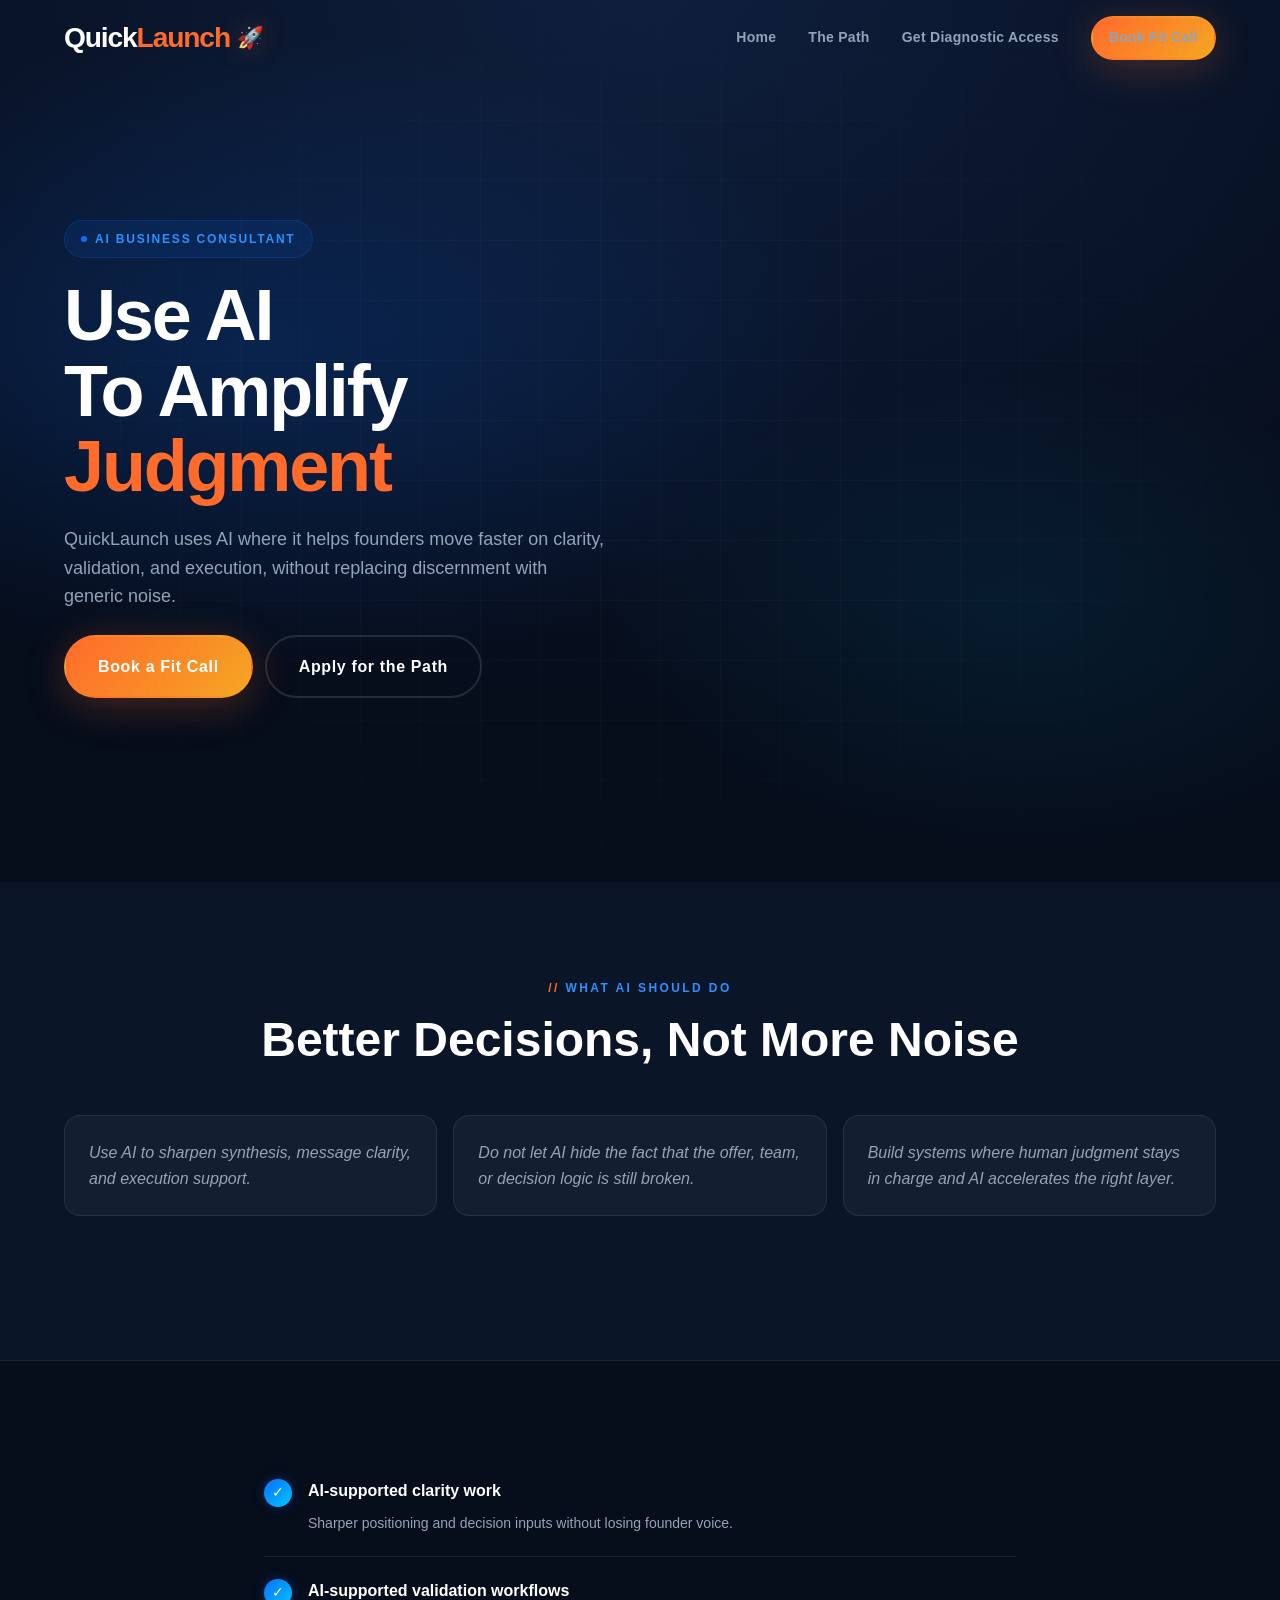
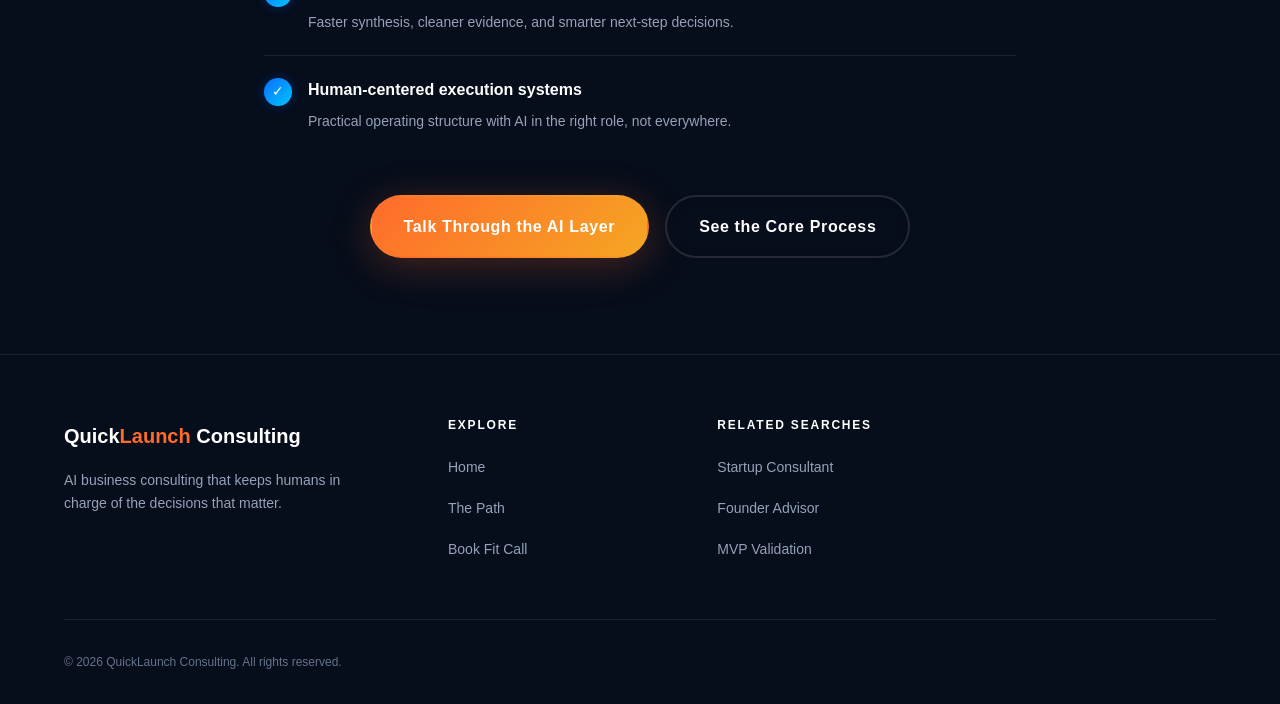
<file: ai-business-consultant.html>
<!DOCTYPE html>
<html lang="en">
<head>
  <meta charset="UTF-8">
  <meta name="viewport" content="width=device-width, initial-scale=1.0">
  <meta name="robots" content="index, follow, max-image-preview:large, max-snippet:-1">
  <title>AI Business Consultant for Founder-Led Teams | QuickLaunch Consulting</title>
  <meta name="description" content="QuickLaunch is an AI business consultant engagement for founders who want AI-supported clarity, validation, and execution systems without generic automation sludge.">
  <meta name="keywords" content="AI business consultant, AI consultant for founders, AI startup consultant, AI business systems consultant, QuickLaunch Consulting, QuickLaunch">
  <link rel="canonical" href="https://quicklaunchconsulting.com/ai-business-consultant.html">
  <link rel="alternate" type="text/plain" href="https://quicklaunchconsulting.com/llms.txt" title="LLMs.txt">
  <meta property="og:type" content="website">
  <meta property="og:site_name" content="QuickLaunch Consulting">
  <meta property="og:url" content="https://quicklaunchconsulting.com/ai-business-consultant.html">
  <meta property="og:title" content="AI Business Consultant for Founder-Led Teams | QuickLaunch Consulting">
  <meta property="og:description" content="AI-supported clarity, validation, and execution systems for founders who want leverage without losing judgment.">
  <meta property="og:image" content="https://quicklaunchconsulting.com/assets/images/quicklaunch-share-card.png">
  <meta property="og:image:alt" content="QuickLaunch Consulting AI business consultant landing page">
  <meta name="twitter:card" content="summary_large_image">
  <meta name="twitter:title" content="AI Business Consultant for Founder-Led Teams | QuickLaunch Consulting">
  <meta name="twitter:description" content="AI-supported clarity, validation, and execution systems for founders who want leverage without losing judgment.">
  <meta name="twitter:image" content="https://quicklaunchconsulting.com/assets/images/quicklaunch-share-card.png">
  <script type="application/ld+json">
  {
    "@context": "https://schema.org",
    "@graph": [
      {
        "@type": "Service",
        "@id": "https://quicklaunchconsulting.com/ai-business-consultant.html#service",
        "name": "AI Business Consultant",
        "serviceType": "AI Business Consulting",
        "provider": {
          "@type": "Organization",
          "name": "QuickLaunch Consulting",
          "url": "https://quicklaunchconsulting.com"
        },
        "url": "https://quicklaunchconsulting.com/ai-business-consultant.html",
        "description": "AI business consulting for founders who want leverage, validation, and execution structure without generic automation sludge."
      },
      {
        "@type": "BreadcrumbList",
        "itemListElement": [
          { "@type": "ListItem", "position": 1, "name": "Home", "item": "https://quicklaunchconsulting.com/" },
          { "@type": "ListItem", "position": 2, "name": "AI Business Consultant", "item": "https://quicklaunchconsulting.com/ai-business-consultant.html" }
        ]
      }
    ]
  }
  </script>
  <link rel="icon" type="image/png" href="assets/images/quicklaunch-icon.png">
  <link rel="apple-touch-icon" href="assets/images/quicklaunch-icon.png">
  <link rel="stylesheet" href="assets/css/style.css">
</head>
<body>
<div id="progress-bar"></div>

<nav id="nav" aria-label="Main navigation">
  <div class="nav-container">
    <a href="index.html" class="nav-logo" aria-label="QuickLaunch Consulting Home">
      <span class="nav-logo-wordmark"><span class="nav-logo-quick">Quick</span><span class="nav-logo-launch">Launch</span></span>
      <span class="nav-logo-rocket" aria-hidden="true">&#128640;</span>
    </a>
    <div class="nav-links">
      <a href="index.html">Home</a>
      <a href="the-path.html">The Path</a>
      <a href="index.html#diagnostic-access">Get Diagnostic Access</a>
      <a href="apply.html#fit-call" class="btn btn-primary btn-sm">Book Fit Call</a>
    </div>
    <button class="nav-toggle" id="nav-toggle" aria-label="Toggle navigation" aria-expanded="false">
      <span></span><span></span><span></span>
    </button>
  </div>
</nav>

<div id="mobile-menu" role="dialog" aria-label="Mobile navigation">
  <a href="index.html">Home</a>
  <a href="the-path.html">The Path</a>
  <a href="index.html#diagnostic-access">Get Diagnostic Access</a>
  <a href="apply.html#fit-call" class="btn btn-primary btn-lg">Book Fit Call</a>
</div>

<section class="hero" aria-label="AI Business Consultant Hero">
  <div class="hero-bg">
    <div class="hero-bg-gradient"></div>
    <div class="hero-grid"></div>
  </div>
  <div class="container">
    <div class="hero-inner" style="grid-template-columns:1fr">
      <div class="hero-content" style="max-width:48rem">
        <div class="hero-eyebrow reveal"><span class="hero-eyebrow-dot"></span>AI Business Consultant</div>
        <h1 class="hero-h1 reveal reveal-delay-1" style="max-width:12ch">
          <span class="hero-line">Use AI</span>
          <span class="hero-line">To Amplify</span>
          <span class="hero-line"><em>Judgment</em></span>
        </h1>
        <p class="hero-body reveal reveal-delay-2">QuickLaunch uses AI where it helps founders move faster on clarity, validation, and execution, without replacing discernment with generic noise.</p>
        <div class="hero-actions reveal reveal-delay-3">
          <a href="apply.html#fit-call" class="btn btn-primary btn-lg">Book a Fit Call</a>
          <a href="apply.html#apply-path" class="btn btn-secondary btn-lg">Apply for the Path</a>
        </div>
      </div>
    </div>
  </div>
</section>

<section class="section section--dark-2">
  <div class="container">
    <div class="text-center" style="margin-bottom:var(--sp-12)">
      <div class="section-label">What AI Should Do</div>
      <h2 class="section-h2">Better Decisions, Not More Noise</h2>
    </div>
    <div class="truth-grid">
      <div class="truth-card"><p>Use AI to sharpen synthesis, message clarity, and execution support.</p></div>
      <div class="truth-card"><p>Do not let AI hide the fact that the offer, team, or decision logic is still broken.</p></div>
      <div class="truth-card"><p>Build systems where human judgment stays in charge and AI accelerates the right layer.</p></div>
    </div>
  </div>
</section>

<section class="section section--dark">
  <div class="container container--narrow">
    <div class="offer-stack-list">
      <div class="offer-item">
        <div class="offer-check">&#10003;</div>
        <div class="offer-detail"><strong>AI-supported clarity work</strong><span>Sharper positioning and decision inputs without losing founder voice.</span></div>
      </div>
      <div class="offer-item">
        <div class="offer-check">&#10003;</div>
        <div class="offer-detail"><strong>AI-supported validation workflows</strong><span>Faster synthesis, cleaner evidence, and smarter next-step decisions.</span></div>
      </div>
      <div class="offer-item">
        <div class="offer-check">&#10003;</div>
        <div class="offer-detail"><strong>Human-centered execution systems</strong><span>Practical operating structure with AI in the right role, not everywhere.</span></div>
      </div>
    </div>
    <div class="gap-cta-center" style="margin-top:var(--sp-8)">
      <a href="apply.html#fit-call" class="btn btn-primary btn-lg">Talk Through the AI Layer</a>
      <a href="the-path.html" class="btn btn-secondary btn-lg">See the Core Process</a>
    </div>
  </div>
</section>

<footer role="contentinfo">
  <div class="container">
    <div class="footer-grid">
      <div class="footer-brand">
        <div class="footer-logo-text">Quick<span>Launch</span> Consulting</div>
        <p>AI business consulting that keeps humans in charge of the decisions that matter.</p>
      </div>
      <div class="footer-col">
        <h4>Explore</h4>
        <a href="index.html">Home</a>
        <a href="the-path.html">The Path</a>
        <a href="apply.html#fit-call">Book Fit Call</a>
      </div>
      <div class="footer-col">
        <h4>Related Searches</h4>
        <a href="startup-consultant.html">Startup Consultant</a>
        <a href="founder-advisor.html">Founder Advisor</a>
        <a href="mvp-validation-consultant.html">MVP Validation</a>
      </div>
    </div>
    <div class="footer-bottom">
      <p>&copy; 2026 QuickLaunch Consulting. All rights reserved.</p>
    </div>
  </div>
</footer>

<script src="assets/js/site-config.js"></script>
<script src="assets/js/main.js"></script>
</body>
</html>
</file>
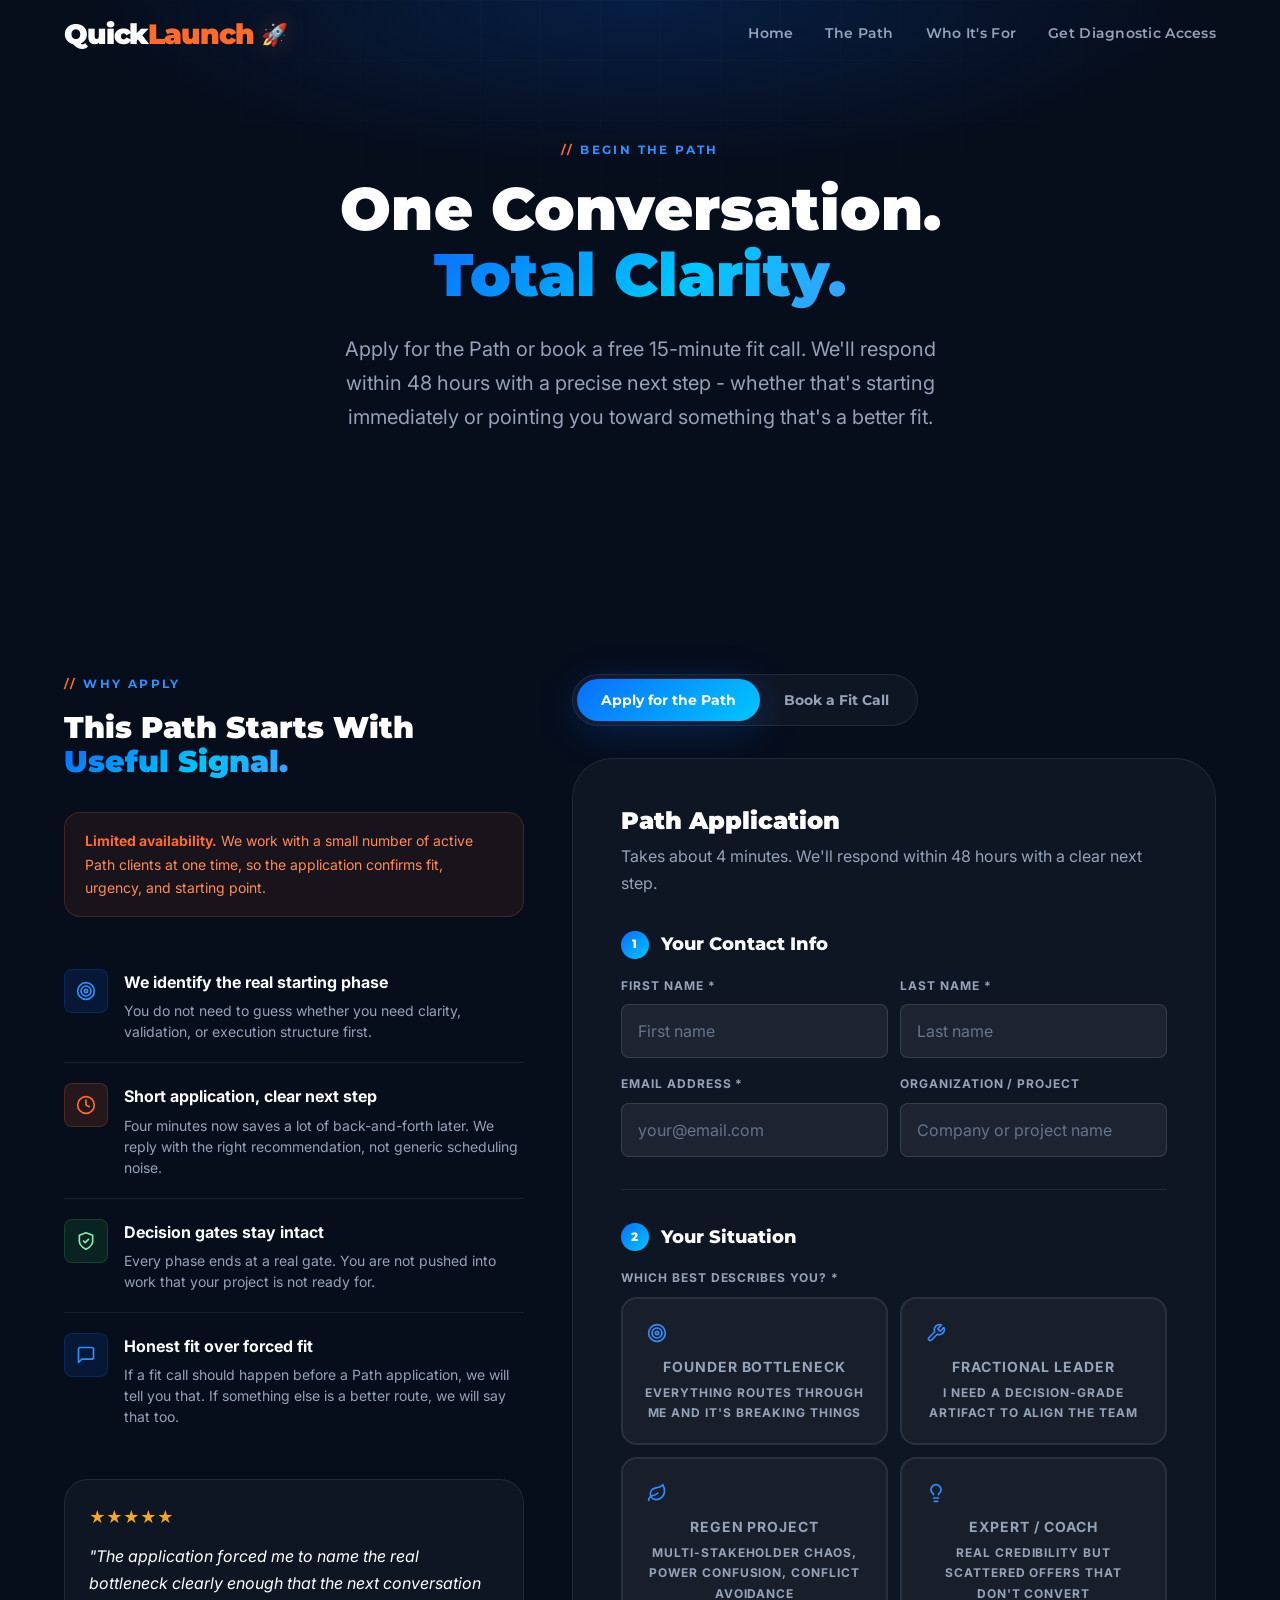
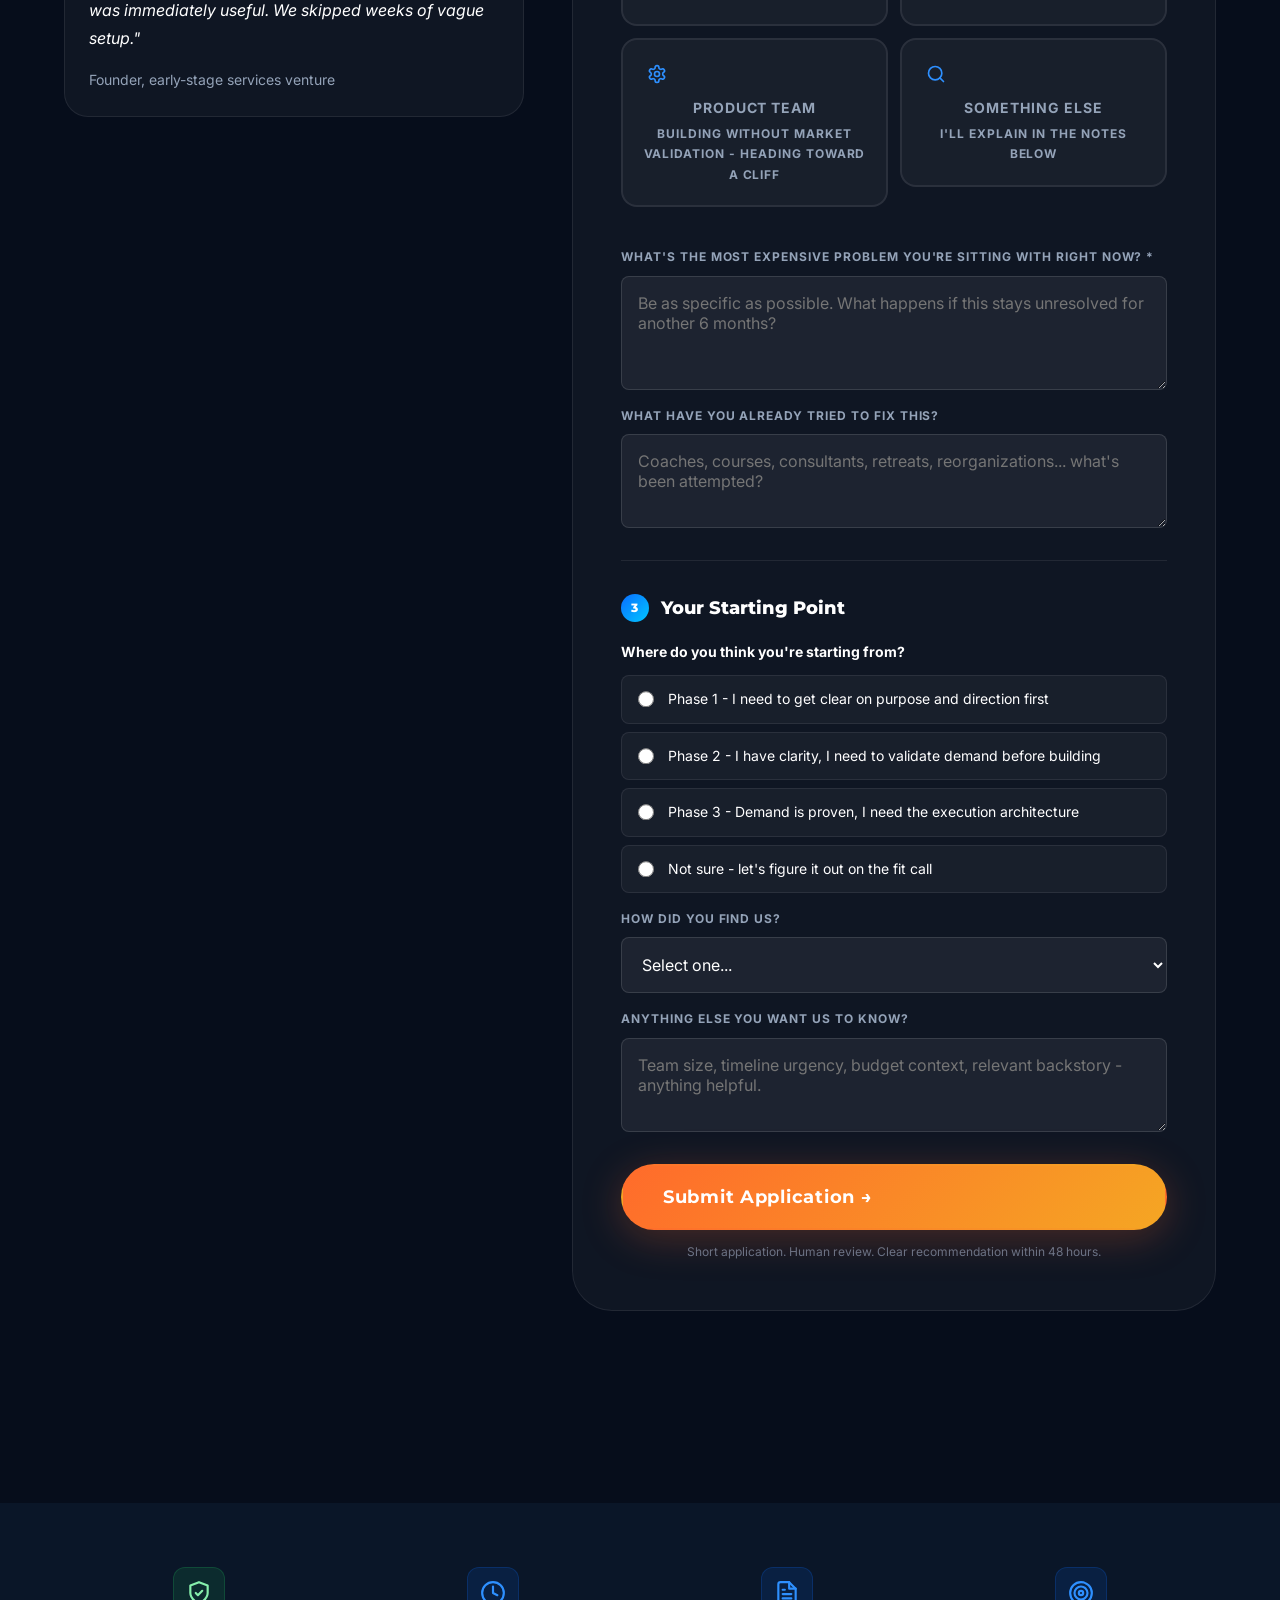
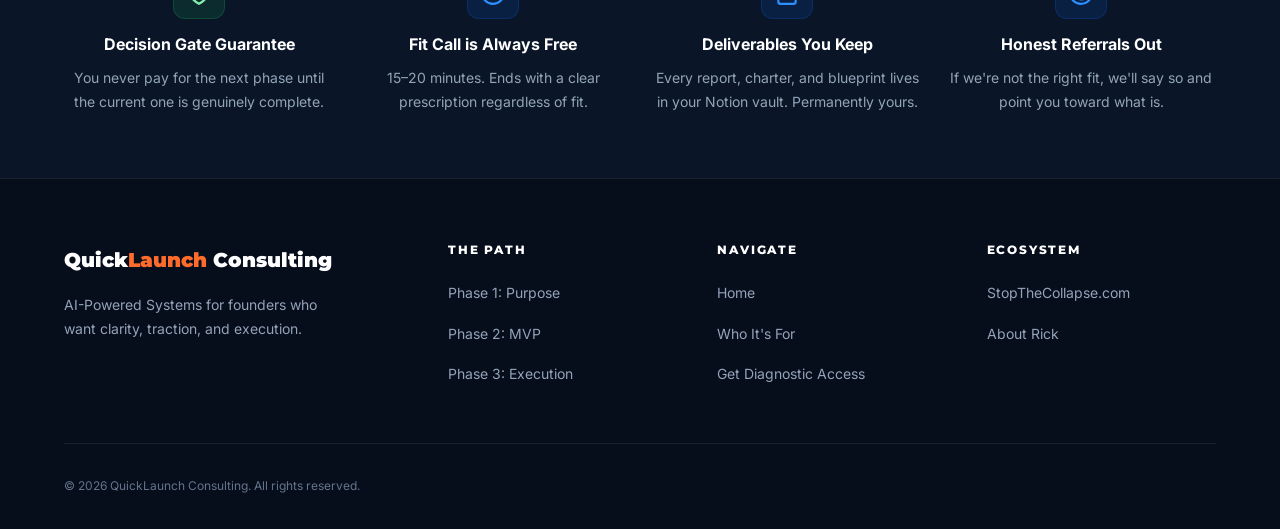
<file: apply.html>
﻿<!DOCTYPE html>
<html lang="en">
<head>
  <meta charset="UTF-8">
  <meta name="viewport" content="width=device-width, initial-scale=1.0">
  <title>Startup Consultant Application &amp; Fit Call | QuickLaunch Founder Advisor</title>
  <meta name="description" content="Apply for the QuickLaunch Path or request a free fit call. Tell us your situation and get a clear recommendation within 48 hours.">
  <meta name="keywords" content="startup consultant application, founder advisor fit call, book startup consultant, startup strategy call, business consultant for founders, free fit call, QuickLaunch">
  <meta name="robots" content="index, follow, max-image-preview:large, max-snippet:-1">
  <link rel="canonical" href="https://quicklaunchconsulting.com/apply.html">
  <link rel="sitemap" type="application/xml" href="https://quicklaunchconsulting.com/sitemap.xml">
  <link rel="alternate" type="text/plain" href="https://quicklaunchconsulting.com/llms.txt" title="LLMs.txt">
  <!-- Open Graph -->
  <meta property="og:type" content="website">
  <meta property="og:site_name" content="QuickLaunch Consulting">
  <meta property="og:url" content="https://quicklaunchconsulting.com/apply.html">
  <meta property="og:title" content="Startup Consultant Application &amp; Fit Call | QuickLaunch Founder Advisor">
  <meta property="og:description" content="Apply for the QuickLaunch Path or request a free fit call. Clear next step, no vague conversation, reply within 48 hours.">
  <meta property="og:image" content="https://quicklaunchconsulting.com/assets/images/quicklaunch-share-card.png">
  <meta property="og:image:alt" content="QuickLaunch Consulting - Book a Free Founder Strategy Call">
  <!-- Twitter / X Card -->
  <meta name="twitter:card" content="summary_large_image">
  <meta name="twitter:title" content="Startup Consultant Application &amp; Fit Call | QuickLaunch Founder Advisor">
  <meta name="twitter:description" content="Apply for the QuickLaunch Path or request a free fit call. One clear next step within 48 hours.">
  <meta name="twitter:image" content="https://quicklaunchconsulting.com/assets/images/quicklaunch-share-card.png">
  <!-- Schema -->
  <script type="application/ld+json">
  {
    "@context": "https://schema.org",
    "@type": ["ContactPage", "WebPage"],
    "name": "QuickLaunch Application and Fit Call",
    "url": "https://quicklaunchconsulting.com/apply.html",
    "description": "Apply for the QuickLaunch Path or request a free fit call to determine the best starting point.",
    "isPartOf": {"@type": "WebSite", "url": "https://quicklaunchconsulting.com", "name": "QuickLaunch Consulting"},
    "breadcrumb": {
      "@type": "BreadcrumbList",
      "itemListElement": [
        {"@type": "ListItem", "position": 1, "name": "Home", "item": "https://quicklaunchconsulting.com"},
        {"@type": "ListItem", "position": 2, "name": "Apply / Book a Call", "item": "https://quicklaunchconsulting.com/apply.html"}
      ]
    },
    "mainEntity": {
      "@type": "ItemList",
      "name": "QuickLaunch Entry Paths",
      "itemListElement": [
        {
          "@type": "ListItem",
          "position": 1,
          "item": {
            "@type": "Service",
            "name": "QuickLaunch Path Application",
            "provider": {"@type": "Organization", "name": "QuickLaunch Consulting", "url": "https://quicklaunchconsulting.com"},
            "description": "A short application that identifies fit, urgency, and the most useful starting phase."
          }
        },
        {
          "@type": "ListItem",
          "position": 2,
          "item": {
            "@type": "Service",
            "name": "Free Fit Call",
            "provider": {"@type": "Organization", "name": "QuickLaunch Consulting", "url": "https://quicklaunchconsulting.com"},
            "description": "A free fit call to diagnose the primary structural challenge and determine the clearest next step.",
            "offers": {"@type": "Offer", "price": "0", "priceCurrency": "USD", "name": "Free Fit Call"}
          }
        }
      ]
    }
  }
  </script>
  <link rel="preconnect" href="https://fonts.googleapis.com">
  <link rel="preconnect" href="https://fonts.gstatic.com" crossorigin>
  <link href="https://fonts.googleapis.com/css2?family=Montserrat:ital,wght@0,400;0,600;0,700;0,800;0,900;1,700&family=Inter:wght@400;500;600;700&display=swap" rel="stylesheet">
  <link rel="icon" type="image/png" href="assets/images/quicklaunch-icon.png">
  <link rel="apple-touch-icon" href="assets/images/quicklaunch-icon.png">
  <link rel="stylesheet" href="assets/css/style.css">
  <style>
    .apply-page-hero {
      padding: 140px 0 var(--sp-20);
      position: relative; overflow: hidden;
      background:
        radial-gradient(ellipse 80% 60% at 50% 0%, rgba(10,110,255,0.18) 0%, transparent 55%),
        var(--navy);
    }
    .apply-page-hero-grid {
      position: absolute; inset: 0; pointer-events: none;
      background-image:
        linear-gradient(rgba(255,255,255,0.02) 1px, transparent 1px),
        linear-gradient(90deg, rgba(255,255,255,0.02) 1px, transparent 1px);
      background-size: 60px 60px;
      mask-image: radial-gradient(ellipse 80% 80% at 50% 0%, black 0%, transparent 70%);
    }
    @media (max-width: 639px) {
      .apply-page-hero {
        padding: 112px 0 var(--sp-14);
      }
    }
    .apply-layout {
      display: grid; grid-template-columns: 1fr;
      gap: var(--sp-12); align-items: start;
      padding: var(--sp-16) 0 var(--sp-24);
    }
    @media (min-width: 1024px) {
      .apply-layout { grid-template-columns: 1fr 1.4fr; }
    }
    .apply-sidebar { position: static; }
    @media (min-width: 1024px) { .apply-sidebar { position: sticky; top: 100px; } }
    .apply-form-card {
      background: var(--glass);
      border: 1px solid var(--border);
      border-radius: var(--r-xl);
      padding: var(--sp-10);
    }
    @media (min-width: 640px) { .apply-form-card { padding: var(--sp-12); } }
    .form-section-title {
      font-family: var(--font-h); font-size: var(--text-lg); font-weight: 800;
      margin: var(--sp-8) 0 var(--sp-4);
      padding-top: var(--sp-8); border-top: 1px solid var(--border);
      display: flex; align-items: center; gap: var(--sp-3);
    }
    .form-section-title:first-of-type { border-top: none; padding-top: 0; margin-top: 0; }
    .path-selector {
      display: grid; grid-template-columns: 1fr; gap: var(--sp-3);
      margin-bottom: var(--sp-6);
    }
    @media (min-width: 480px) { .path-selector { grid-template-columns: 1fr 1fr; } }
    .path-option {
      position: relative;
    }
    .path-option input[type="radio"] {
      position: absolute; opacity: 0; pointer-events: none;
    }
    .path-option-label {
      display: block; padding: var(--sp-5);
      background: var(--glass); border: 2px solid var(--border);
      border-radius: var(--r-md); cursor: pointer;
      transition: var(--t-base); text-align: center;
    }
    .path-option-label:hover {
      border-color: rgba(10,110,255,0.3);
      background: rgba(10,110,255,0.06);
    }
    .path-option input:checked + .path-option-label {
      border-color: var(--blue);
      background: rgba(10,110,255,0.1);
    }
    .path-option-icon { width: 28px; height: 28px; display: flex; align-items: center; justify-content: center; margin-bottom: var(--sp-2); color: var(--blue-2); }
    .path-option-name { font-weight: 700; font-size: var(--text-sm); display: block; margin-bottom: var(--sp-1); }
    .path-option-desc { font-size: var(--text-xs); color: var(--muted); line-height: 1.5; }
    .tab-switcher {
      display: flex; gap: 0; margin-bottom: var(--sp-8);
      background: var(--glass); border: 1px solid var(--border);
      border-radius: var(--r-pill); padding: var(--sp-1); width: fit-content;
    }
    .tab-btn {
      padding: var(--sp-3) var(--sp-6); border-radius: var(--r-pill);
      font-family: var(--font-h); font-size: var(--text-sm); font-weight: 700;
      color: var(--muted); transition: var(--t-base); cursor: pointer;
    }
    .tab-btn.active {
      background: var(--grad-blue); color: var(--white);
      box-shadow: var(--shadow-blue);
    }
    @media (max-width: 639px) {
      .tab-switcher {
        width: 100%;
      }
      .tab-btn {
        flex: 1 1 0;
        text-align: center;
        padding-left: var(--sp-4);
        padding-right: var(--sp-4);
      }
    }
    .tab-panel { display: none; }
    .tab-panel.active { display: block; }
    .apply-context-panel { display: none; }
    .apply-context-panel.active { display: block; }
    .fit-call-intro-grid {
      display: grid;
      grid-template-columns: 1fr;
      gap: var(--sp-3);
      margin-bottom: var(--sp-8);
    }
    @media (min-width: 640px) { .fit-call-intro-grid { grid-template-columns: repeat(3, 1fr); } }
    .fit-call-intro-card {
      padding: var(--sp-4);
      background: var(--glass);
      border: 1px solid var(--border);
      border-radius: var(--r-md);
    }
    .fit-call-intro-card strong {
      display: block;
      margin-bottom: var(--sp-1);
      font-size: var(--text-sm);
    }
    .fit-call-intro-card p {
      color: var(--muted);
      font-size: var(--text-xs);
      line-height: 1.6;
    }
    .trust-sidebar-item {
      display: flex; gap: var(--sp-4); padding: var(--sp-5) 0;
      border-bottom: 1px solid var(--border);
    }
    .trust-sidebar-item:last-child { border-bottom: none; }
    .trust-sidebar-icon {
      width: 44px; height: 44px; border-radius: var(--r-sm);
      flex-shrink: 0; display: flex; align-items: center; justify-content: center;
    }
    .trust-sidebar-icon--blue { background: rgba(10,110,255,0.12); border: 1px solid rgba(10,110,255,0.2); color: var(--blue-2); }
    .trust-sidebar-icon--orange { background: rgba(255,107,43,0.12); border: 1px solid rgba(255,107,43,0.2); color: var(--orange); }
    .trust-sidebar-icon--green { background: rgba(34,197,94,0.12); border: 1px solid rgba(34,197,94,0.2); color: #86EFAC; }
    .trust-sidebar-text strong { display: block; font-size: var(--text-base); font-weight: 700; margin-bottom: var(--sp-1); }
    .trust-sidebar-text p { color: var(--muted); font-size: var(--text-sm); line-height: 1.5; }
    .urgency-bar {
      padding: var(--sp-4) var(--sp-5);
      background: rgba(255,107,43,0.08); border: 1px solid rgba(255,107,43,0.2);
      border-radius: var(--r-md); margin-bottom: var(--sp-8);
      font-size: var(--text-sm); color: var(--orange-2);
    }
    .urgency-bar strong { color: var(--orange); }
    textarea.form-field { resize: vertical; min-height: 120px; }
    .radio-group { display: flex; flex-direction: column; gap: var(--sp-2); }
    .radio-option {
      display: grid;
      grid-template-columns: 1.1rem minmax(0, 1fr);
      align-items: start;
      gap: var(--sp-3);
      padding: var(--sp-3) var(--sp-4);
      background: var(--glass); border: 1px solid var(--border);
      border-radius: var(--r-sm); cursor: pointer; transition: var(--t-fast);
    }
    .radio-option:hover { border-color: var(--border-2); }
    .radio-option input {
      accent-color: var(--blue);
      margin: 0;
      width: 1rem;
      height: 1rem;
      transform: translateY(0.2rem);
    }
    .radio-option span {
      display: block;
      line-height: 1.6;
    }
    .form-fieldset {
      border: 0;
      margin: 0 0 var(--sp-4);
      padding: 0;
      min-width: 0;
    }
    .form-legend {
      display: block;
      font-size: var(--text-sm);
      font-weight: 700;
      color: var(--white);
      margin-bottom: var(--sp-3);
    }
  </style>
</head>
<body>

<div id="progress-bar"></div>

<nav id="nav" role="navigation" aria-label="Main navigation">
  <div class="nav-container">
    <a href="index.html" class="nav-logo" aria-label="QuickLaunch Home">
      <span class="nav-logo-wordmark">
        <span class="nav-logo-quick">Quick</span><span class="nav-logo-launch">Launch</span>
      </span>
      <span class="nav-logo-rocket" aria-hidden="true">🚀</span>
    </a>
    <div class="nav-links">
      <a href="index.html">Home</a>
      <a href="the-path.html">The Path</a>
      <a href="index.html#who">Who It's For</a>
      <a href="index.html#diagnostic-access">Get Diagnostic Access</a>
    </div>
    <button class="nav-toggle" id="nav-toggle" aria-label="Toggle navigation" aria-expanded="false">
      <span></span><span></span><span></span>
    </button>
  </div>
</nav>
<div id="mobile-menu">
  <a href="index.html">Home</a>
  <a href="the-path.html">The Path</a>
  <a href="index.html#diagnostic-access">Get Diagnostic Access</a>
  <a href="apply.html#apply-path" class="btn btn-primary btn-lg">Apply Now</a>
</div>

<!-- HERO -->
<section class="apply-page-hero" aria-label="Apply - Hero">
  <div class="apply-page-hero-grid" aria-hidden="true"></div>
  <div class="container text-center">
    <div class="section-label reveal" style="justify-content:center">Begin the Path</div>
    <h1 class="reveal reveal-delay-1" style="font-size:var(--text-6xl);font-weight:900;line-height:1.1;max-width:800px;margin:0 auto var(--sp-6)">
      One Conversation.<br>
      <span class="text-gradient">Total Clarity.</span>
    </h1>
    <p class="reveal reveal-delay-2" style="font-size:var(--text-xl);color:var(--muted);max-width:600px;margin:0 auto">
      Apply for the Path or book a free 15-minute fit call. We'll respond within 48 hours
      with a precise next step - whether that's starting immediately or pointing you
      toward something that's a better fit.
    </p>
  </div>
</section>

<!-- MAIN APPLY LAYOUT -->
<section class="section section--dark" aria-labelledby="apply-heading">
  <div class="container">
    <div class="apply-layout">

      <!-- SIDEBAR -->
      <aside class="apply-sidebar reveal-left">
        <div id="context-full" class="apply-context-panel active">
          <div class="section-label">Why Apply</div>
          <h2 id="apply-heading" style="font-size:var(--text-3xl);font-weight:900;margin-bottom:var(--sp-8)">
            This Path Starts With<br>
            <span class="text-gradient">Useful Signal.</span>
          </h2>

          <div class="urgency-bar">
            <strong>Limited availability.</strong> We work with a small number of active Path clients at one time, so the application confirms fit, urgency, and starting point.
          </div>

          <div style="margin-bottom:var(--sp-8)">
            <div class="trust-sidebar-item">
              <div class="trust-sidebar-icon trust-sidebar-icon--blue"><svg width="20" height="20" viewBox="0 0 24 24" fill="none" stroke="currentColor" stroke-width="2" stroke-linecap="round" stroke-linejoin="round"><circle cx="12" cy="12" r="10"/><circle cx="12" cy="12" r="6"/><circle cx="12" cy="12" r="2"/></svg></div>
              <div class="trust-sidebar-text">
                <strong>We identify the real starting phase</strong>
                <p>You do not need to guess whether you need clarity, validation, or execution structure first.</p>
              </div>
            </div>
            <div class="trust-sidebar-item">
              <div class="trust-sidebar-icon trust-sidebar-icon--orange"><svg width="20" height="20" viewBox="0 0 24 24" fill="none" stroke="currentColor" stroke-width="2" stroke-linecap="round" stroke-linejoin="round"><circle cx="12" cy="12" r="10"/><polyline points="12 6 12 12 16 14"/></svg></div>
              <div class="trust-sidebar-text">
                <strong>Short application, clear next step</strong>
                <p>Four minutes now saves a lot of back-and-forth later. We reply with the right recommendation, not generic scheduling noise.</p>
              </div>
            </div>
            <div class="trust-sidebar-item">
              <div class="trust-sidebar-icon trust-sidebar-icon--green"><svg width="20" height="20" viewBox="0 0 24 24" fill="none" stroke="currentColor" stroke-width="2" stroke-linecap="round" stroke-linejoin="round"><path d="M12 22s8-4 8-10V5l-8-3-8 3v7c0 6 8 10 8 10z"/><polyline points="9 12 11 14 15 10"/></svg></div>
              <div class="trust-sidebar-text">
                <strong>Decision gates stay intact</strong>
                <p>Every phase ends at a real gate. You are not pushed into work that your project is not ready for.</p>
              </div>
            </div>
            <div class="trust-sidebar-item">
              <div class="trust-sidebar-icon trust-sidebar-icon--blue"><svg width="20" height="20" viewBox="0 0 24 24" fill="none" stroke="currentColor" stroke-width="2" stroke-linecap="round" stroke-linejoin="round"><path d="M21 15a2 2 0 0 1-2 2H7l-4 4V5a2 2 0 0 1 2-2h14a2 2 0 0 1 2 2z"/></svg></div>
              <div class="trust-sidebar-text">
                <strong>Honest fit over forced fit</strong>
                <p>If a fit call should happen before a Path application, we will tell you that. If something else is a better route, we will say that too.</p>
              </div>
            </div>
          </div>

          <div style="padding:var(--sp-6);background:var(--glass);border:1px solid var(--border);border-radius:var(--r-lg)">
            <div style="color:var(--gold);margin-bottom:var(--sp-3)">★★★★★</div>
            <blockquote style="font-style:italic;color:var(--white);font-size:var(--text-base);line-height:1.7;margin-bottom:var(--sp-4)">
              "The application forced me to name the real bottleneck clearly enough that the next conversation was immediately useful. We skipped weeks of vague setup."
            </blockquote>
            <div style="font-size:var(--text-sm);color:var(--muted)">Founder, early-stage services venture</div>
          </div>
        </div>

        <div id="context-fit" class="apply-context-panel">
          <div class="section-label">Why Book</div>
          <h2 style="font-size:var(--text-3xl);font-weight:900;margin-bottom:var(--sp-8)">
            This Call Is Different.<br>
            <span class="text-gradient">Here's Why.</span>
          </h2>

          <div class="urgency-bar">
            <strong>Fast clarity.</strong> This is the better option if you need diagnosis first, want to ask questions, or are not sure whether the Path is the right move.
          </div>

          <div style="margin-bottom:var(--sp-8)">
            <div class="trust-sidebar-item">
              <div class="trust-sidebar-icon trust-sidebar-icon--blue"><svg width="20" height="20" viewBox="0 0 24 24" fill="none" stroke="currentColor" stroke-width="2" stroke-linecap="round" stroke-linejoin="round"><circle cx="12" cy="12" r="10"/><circle cx="12" cy="12" r="6"/><circle cx="12" cy="12" r="2"/></svg></div>
              <div class="trust-sidebar-text">
                <strong>This is a diagnosis, not a pitch</strong>
                <p>You leave the fit call with a sharper understanding of your real constraint, whether we work together or not.</p>
              </div>
            </div>
            <div class="trust-sidebar-item">
              <div class="trust-sidebar-icon trust-sidebar-icon--orange"><svg width="20" height="20" viewBox="0 0 24 24" fill="none" stroke="currentColor" stroke-width="2" stroke-linecap="round" stroke-linejoin="round"><circle cx="12" cy="12" r="10"/><polyline points="12 6 12 12 16 14"/></svg></div>
              <div class="trust-sidebar-text">
                <strong>15–20 minutes only</strong>
                <p>Structured, focused, and respectful of your time. No marathon discovery call. No unpaid strategy session.</p>
              </div>
            </div>
            <div class="trust-sidebar-item">
              <div class="trust-sidebar-icon trust-sidebar-icon--green"><svg width="20" height="20" viewBox="0 0 24 24" fill="none" stroke="currentColor" stroke-width="2" stroke-linecap="round" stroke-linejoin="round"><path d="M12 22s8-4 8-10V5l-8-3-8 3v7c0 6 8 10 8 10z"/><polyline points="9 12 11 14 15 10"/></svg></div>
              <div class="trust-sidebar-text">
                <strong>Clear recommendation at the end</strong>
                <p>You leave knowing whether to apply for the Path, start with a diagnostic, or fix something else first.</p>
              </div>
            </div>
            <div class="trust-sidebar-item">
              <div class="trust-sidebar-icon trust-sidebar-icon--blue"><svg width="20" height="20" viewBox="0 0 24 24" fill="none" stroke="currentColor" stroke-width="2" stroke-linecap="round" stroke-linejoin="round"><path d="M21 15a2 2 0 0 1-2 2H7l-4 4V5a2 2 0 0 1 2-2h14a2 2 0 0 1 2 2z"/></svg></div>
              <div class="trust-sidebar-text">
                <strong>Honest fit assessment</strong>
                <p>If we're not the right fit for your situation, we'll tell you and point you toward what is.</p>
              </div>
            </div>
          </div>

          <div style="padding:var(--sp-6);background:var(--glass);border:1px solid var(--border);border-radius:var(--r-lg)">
            <div style="color:var(--gold);margin-bottom:var(--sp-3)">★★★★★</div>
            <blockquote style="font-style:italic;color:var(--white);font-size:var(--text-base);line-height:1.7;margin-bottom:var(--sp-4)">
              "The fit call was the most useful 20 minutes I'd spent in six months of spinning. I walked away knowing exactly what my real problem was."
            </blockquote>
            <div style="font-size:var(--text-sm);color:var(--muted)">Jordan West · Founder, Mission-Driven Services Co.</div>
          </div>

          <div style="margin-top:var(--sp-8);padding:var(--sp-5);background:rgba(10,110,255,0.06);border:1px solid rgba(10,110,255,0.15);border-radius:var(--r-md)">
            <p style="font-size:var(--text-sm);color:var(--muted);margin-bottom:var(--sp-3)">
              <strong style="color:var(--white)">Came from StopTheCollapse.com?</strong><br>
              Bring your collapse pattern score to the call and we can get precise fast.
            </p>
            <a href="index.html#diagnostic-access" style="font-size:var(--text-sm);color:var(--blue-2);font-weight:600">
              Get diagnostic access first →
            </a>
          </div>
        </div>
      </aside>

      <!-- FORMS -->
      <div class="reveal-right">

        <!-- Tab Switcher -->
        <div class="tab-switcher" role="tablist" aria-label="Application options">
          <button class="tab-btn active" role="tab" aria-selected="true"
                  aria-controls="tab-full" id="tab-full-btn"
                  onclick="switchTab('full')">
            Apply for the Path
          </button>
          <button class="tab-btn" role="tab" aria-selected="false"
                  aria-controls="tab-fit" id="tab-fit-btn"
                  onclick="switchTab('fit')">
            Book a Fit Call
          </button>
        </div>

        <!-- TAB: Full Application -->
        <div id="tab-full" class="tab-panel active" role="tabpanel" aria-labelledby="tab-full-btn">
          <div class="apply-form-card" id="apply-path">
            <h3 style="font-size:var(--text-2xl);font-weight:900;margin-bottom:var(--sp-2)">
              Path Application
            </h3>
            <p style="color:var(--muted);margin-bottom:var(--sp-8)">
              Takes about 4 minutes. We'll respond within 48 hours with a clear next step.
            </p>

            <form id="apply-form" action="https://formspree.io/f/xgorkraw" method="POST"
                  aria-label="Full path application form">
              <input type="hidden" name="_subject" value="New Path Application - QuickLaunch">
              <input type="text" name="_gotcha" style="display:none" tabindex="-1" autocomplete="off" aria-hidden="true">

              <!-- Contact info -->
              <div class="form-section-title">
                <span style="width:28px;height:28px;border-radius:50%;background:var(--grad-blue);display:flex;align-items:center;justify-content:center;font-size:var(--text-xs);font-weight:800;flex-shrink:0">1</span>
                Your Contact Info
              </div>
              <div class="form-row">
                <div class="form-field">
                  <label for="apply-fname">First Name *</label>
                  <input type="text" id="apply-fname" name="first_name" required autocomplete="given-name" placeholder="First name">
                </div>
                <div class="form-field">
                  <label for="apply-lname">Last Name *</label>
                  <input type="text" id="apply-lname" name="last_name" required autocomplete="family-name" placeholder="Last name">
                </div>
              </div>
              <div class="form-row">
                <div class="form-field">
                  <label for="apply-email">Email Address *</label>
                  <input type="email" id="apply-email" name="email" required autocomplete="email" placeholder="your@email.com">
                </div>
                <div class="form-field">
                  <label for="apply-org">Organization / Project</label>
                  <input type="text" id="apply-org" name="organization" placeholder="Company or project name" autocomplete="organization">
                </div>
              </div>

              <!-- Situation -->
              <div class="form-section-title">
                <span style="width:28px;height:28px;border-radius:50%;background:var(--grad-blue);display:flex;align-items:center;justify-content:center;font-size:var(--text-xs);font-weight:800;flex-shrink:0">2</span>
                Your Situation
              </div>

              <div class="form-field" style="margin-bottom:var(--sp-4)">
                <label>Which best describes you? *</label>
                <div class="path-selector">
                  <div class="path-option">
                    <input type="radio" name="archetype" id="arch-1" value="Founder Bottleneck" required>
                    <label class="path-option-label" for="arch-1">
                      <span class="path-option-icon"><svg width="20" height="20" viewBox="0 0 24 24" fill="none" stroke="currentColor" stroke-width="2" stroke-linecap="round" stroke-linejoin="round"><circle cx="12" cy="12" r="10"/><circle cx="12" cy="12" r="6"/><circle cx="12" cy="12" r="2"/></svg></span>
                      <span class="path-option-name">Founder Bottleneck</span>
                      <span class="path-option-desc">Everything routes through me and it's breaking things</span>
                    </label>
                  </div>
                  <div class="path-option">
                    <input type="radio" name="archetype" id="arch-2" value="Fractional Leader">
                    <label class="path-option-label" for="arch-2">
                      <span class="path-option-icon"><svg width="20" height="20" viewBox="0 0 24 24" fill="none" stroke="currentColor" stroke-width="2" stroke-linecap="round" stroke-linejoin="round"><path d="M14.7 6.3a1 1 0 0 0 0 1.4l1.6 1.6a1 1 0 0 0 1.4 0l3.77-3.77a6 6 0 0 1-7.94 7.94l-6.91 6.91a2.12 2.12 0 0 1-3-3l6.91-6.91a6 6 0 0 1 7.94-7.94l-3.76 3.76z"/></svg></span>
                      <span class="path-option-name">Fractional Leader</span>
                      <span class="path-option-desc">I need a decision-grade artifact to align the team</span>
                    </label>
                  </div>
                  <div class="path-option">
                    <input type="radio" name="archetype" id="arch-3" value="Regenerative Project">
                    <label class="path-option-label" for="arch-3">
                      <span class="path-option-icon"><svg width="20" height="20" viewBox="0 0 24 24" fill="none" stroke="currentColor" stroke-width="2" stroke-linecap="round" stroke-linejoin="round"><path d="M11 20A7 7 0 0 1 9.8 6.1C15.5 5 17 4.48 19 2c1 2 2 4.18 2 8 0 5.5-4.78 10-10 10z"/><path d="M2 21c0-3 1.85-5.36 5.08-6C9.5 14.52 12 13 13 12"/></svg></span>
                      <span class="path-option-name">Regen Project</span>
                      <span class="path-option-desc">Multi-stakeholder chaos, power confusion, conflict avoidance</span>
                    </label>
                  </div>
                  <div class="path-option">
                    <input type="radio" name="archetype" id="arch-4" value="Expert with Audience">
                    <label class="path-option-label" for="arch-4">
                      <span class="path-option-icon"><svg width="20" height="20" viewBox="0 0 24 24" fill="none" stroke="currentColor" stroke-width="2" stroke-linecap="round" stroke-linejoin="round"><path d="M15 14c.2-1 .7-1.7 1.5-2.5 1-.9 1.5-2.2 1.5-3.5A6 6 0 0 0 6 8c0 1 .2 2.2 1.5 3.5.7.7 1.3 1.5 1.5 2.5"/><path d="M9 18h6"/><path d="M10 22h4"/></svg></span>
                      <span class="path-option-name">Expert / Coach</span>
                      <span class="path-option-desc">Real credibility but scattered offers that don't convert</span>
                    </label>
                  </div>
                  <div class="path-option">
                    <input type="radio" name="archetype" id="arch-5" value="Product Team">
                    <label class="path-option-label" for="arch-5">
                      <span class="path-option-icon"><svg width="20" height="20" viewBox="0 0 24 24" fill="none" stroke="currentColor" stroke-width="2" stroke-linecap="round" stroke-linejoin="round"><path d="M12.22 2h-.44a2 2 0 0 0-2 2v.18a2 2 0 0 1-1 1.73l-.43.25a2 2 0 0 1-2 0l-.15-.08a2 2 0 0 0-2.73.73l-.22.38a2 2 0 0 0 .73 2.73l.15.1a2 2 0 0 1 1 1.72v.51a2 2 0 0 1-1 1.74l-.15.09a2 2 0 0 0-.73 2.73l.22.38a2 2 0 0 0 2.73.73l.15-.08a2 2 0 0 1 2 0l.43.25a2 2 0 0 1 1 1.73V20a2 2 0 0 0 2 2h.44a2 2 0 0 0 2-2v-.18a2 2 0 0 1 1-1.73l.43-.25a2 2 0 0 1 2 0l.15.08a2 2 0 0 0 2.73-.73l.22-.39a2 2 0 0 0-.73-2.73l-.15-.08a2 2 0 0 1-1-1.74v-.5a2 2 0 0 1 1-1.74l.15-.09a2 2 0 0 0 .73-2.73l-.22-.38a2 2 0 0 0-2.73-.73l-.15.08a2 2 0 0 1-2 0l-.43-.25a2 2 0 0 1-1-1.73V4a2 2 0 0 0-2-2z"/><circle cx="12" cy="12" r="3"/></svg></span>
                      <span class="path-option-name">Product Team</span>
                      <span class="path-option-desc">Building without market validation - heading toward a cliff</span>
                    </label>
                  </div>
                  <div class="path-option">
                    <input type="radio" name="archetype" id="arch-6" value="Other">
                    <label class="path-option-label" for="arch-6">
                      <span class="path-option-icon"><svg width="20" height="20" viewBox="0 0 24 24" fill="none" stroke="currentColor" stroke-width="2" stroke-linecap="round" stroke-linejoin="round"><circle cx="11" cy="11" r="8"/><line x1="21" y1="21" x2="16.65" y2="16.65"/></svg></span>
                      <span class="path-option-name">Something Else</span>
                      <span class="path-option-desc">I'll explain in the notes below</span>
                    </label>
                  </div>
                </div>
              </div>

              <div class="form-field" style="margin-bottom:var(--sp-4)">
                <label for="apply-pain">What's the most expensive problem you're sitting with right now? *</label>
                <textarea id="apply-pain" name="primary_pain" rows="4" required
                  placeholder="Be as specific as possible. What happens if this stays unresolved for another 6 months?"></textarea>
              </div>

              <div class="form-field" style="margin-bottom:var(--sp-4)">
                <label for="apply-tried">What have you already tried to fix this?</label>
                <textarea id="apply-tried" name="tried" rows="3"
                  placeholder="Coaches, courses, consultants, retreats, reorganizations... what's been attempted?"></textarea>
              </div>

              <!-- Which entry point -->
              <div class="form-section-title">
                <span style="width:28px;height:28px;border-radius:50%;background:var(--grad-blue);display:flex;align-items:center;justify-content:center;font-size:var(--text-xs);font-weight:800;flex-shrink:0">3</span>
                Your Starting Point
              </div>

              <fieldset class="form-fieldset">
                <legend class="form-legend">Where do you think you're starting from?</legend>
                <div class="radio-group">
                  <label class="radio-option">
                    <input type="radio" name="start_phase" value="Phase 1 - Need clarity first">
                    <span style="font-size:var(--text-sm)">Phase 1 - I need to get clear on purpose and direction first</span>
                  </label>
                  <label class="radio-option">
                    <input type="radio" name="start_phase" value="Phase 2 - Have clarity, need validation">
                    <span style="font-size:var(--text-sm)">Phase 2 - I have clarity, I need to validate demand before building</span>
                  </label>
                  <label class="radio-option">
                    <input type="radio" name="start_phase" value="Phase 3 - Validated, need execution structure">
                    <span style="font-size:var(--text-sm)">Phase 3 - Demand is proven, I need the execution architecture</span>
                  </label>
                  <label class="radio-option">
                    <input type="radio" name="start_phase" value="Fit call - Not sure yet">
                    <span style="font-size:var(--text-sm)">Not sure - let's figure it out on the fit call</span>
                  </label>
                </div>
              </fieldset>

              <div class="form-field" style="margin-bottom:var(--sp-4)">
                <label for="apply-source">How did you find us?</label>
                <select id="apply-source" name="source" style="background:rgba(255,255,255,0.06);border:1px solid var(--border-2);border-radius:var(--r-sm);padding:var(--sp-4);color:var(--white);font-size:var(--text-base);width:100%">
                  <option value="" style="background:var(--navy-2)">Select one...</option>
                  <option value="StopTheCollapse.com" style="background:var(--navy-2)">StopTheCollapse.com</option>
                  <option value="LinkedIn" style="background:var(--navy-2)">LinkedIn</option>
                  <option value="Referral" style="background:var(--navy-2)">Personal referral</option>
                  <option value="Search" style="background:var(--navy-2)">Google / Search</option>
                  <option value="Social Media" style="background:var(--navy-2)">Social media</option>
                  <option value="Other" style="background:var(--navy-2)">Other</option>
                </select>
              </div>

              <div class="form-field" style="margin-bottom:var(--sp-8)">
                <label for="apply-notes">Anything else you want us to know?</label>
                <textarea id="apply-notes" name="notes" rows="3"
                  placeholder="Team size, timeline urgency, budget context, relevant backstory - anything helpful."></textarea>
              </div>

              <button type="submit" class="btn btn-primary btn-xl" style="width:100%">
                Submit Application →
              </button>
              <p class="form-disclaimer">Short application. Human review. Clear recommendation within 48 hours.</p>
            </form>
            <div id="apply-success" class="form-success" role="status" aria-live="polite">
              <strong style="display:block;font-size:var(--text-xl);margin-bottom:var(--sp-3)">✓ Application received.</strong>
              We’ll review your application and reply within 48 hours with the clearest next step.
              If you have not taken it yet, start with the
              <a href="index.html#diagnostic-access" style="color:var(--blue-2)">Collapse Diagnostic</a>
              so the conversation starts with cleaner signal.
            </div>
          </div>
        </div><!-- /tab-full -->

        <!-- TAB: Fit Call -->
        <div id="tab-fit" class="tab-panel" role="tabpanel" aria-labelledby="tab-fit-btn">
          <div class="apply-form-card" id="fit-call">
            <div style="width:72px;height:72px;margin:0 auto var(--sp-4);display:flex;align-items:center;justify-content:center;background:rgba(10,110,255,0.12);border:1px solid rgba(10,110,255,0.2);border-radius:16px;color:var(--blue-2)"><svg width="36" height="36" viewBox="0 0 24 24" fill="none" stroke="currentColor" stroke-width="1.75" stroke-linecap="round" stroke-linejoin="round"><rect x="3" y="4" width="18" height="18" rx="2" ry="2"/><line x1="16" y1="2" x2="16" y2="6"/><line x1="8" y1="2" x2="8" y2="6"/><line x1="3" y1="10" x2="21" y2="10"/></svg></div>
            <h3 style="font-size:var(--text-3xl);font-weight:900;margin-bottom:var(--sp-3);text-align:center">
              Request Your Free Fit Call
            </h3>
            <p style="color:var(--muted);font-size:var(--text-lg);max-width:560px;margin:0 auto var(--sp-8);line-height:1.75;text-align:center">
              Tell us a little about the situation first. That makes the conversation sharper,
              and we can reply with the right next step or direct scheduling link.
            </p>

            <div class="fit-call-intro-grid">
              <div class="fit-call-intro-card">
                <strong>15–20 minutes</strong>
                <p>Short, focused, and built to identify the real bottleneck fast.</p>
              </div>
              <div class="fit-call-intro-card">
                <strong>Diagnosis first</strong>
                <p>You leave clearer on the problem even if we never work together.</p>
              </div>
              <div class="fit-call-intro-card">
                <strong>Clear next step</strong>
                <p>Fit call, Path recommendation, or honest referral out.</p>
              </div>
            </div>

            <form id="fit-call-form" action="https://formspree.io/f/xpqoeyjg" method="POST"
                  aria-label="Fit call request form">
              <input type="hidden" name="_subject" value="New Fit Call Request - QuickLaunch">
              <input type="hidden" name="inquiry_type" value="Fit Call Request">
              <input type="text" name="_gotcha" style="display:none" tabindex="-1" autocomplete="off" aria-hidden="true">

              <div class="form-row">
                <div class="form-field">
                  <label for="fit-fname">First Name *</label>
                  <input type="text" id="fit-fname" name="first_name" required autocomplete="given-name" placeholder="First name">
                </div>
                <div class="form-field">
                  <label for="fit-email">Email Address *</label>
                  <input type="email" id="fit-email" name="email" required autocomplete="email" placeholder="your@email.com">
                </div>
              </div>
              <div class="form-row">
                <div class="form-field">
                  <label for="fit-org">Organization / Project</label>
                  <input type="text" id="fit-org" name="organization" placeholder="Company or project name" autocomplete="organization">
                </div>
                <div class="form-field">
                  <label for="fit-urgency">How urgent is this?</label>
                  <select id="fit-urgency" name="urgency" style="background:rgba(255,255,255,0.06);border:1px solid var(--border-2);border-radius:var(--r-sm);padding:var(--sp-4);color:var(--white);font-size:var(--text-base);width:100%">
                    <option value="" style="background:var(--navy-2)">Select one...</option>
                    <option value="Urgent - active issue now" style="background:var(--navy-2)">Urgent - active issue now</option>
                    <option value="Soon - within 30 days" style="background:var(--navy-2)">Soon - within 30 days</option>
                    <option value="Exploring - gathering clarity" style="background:var(--navy-2)">Exploring - gathering clarity</option>
                  </select>
                </div>
              </div>
              <div class="form-field" style="margin-bottom:var(--sp-4)">
                <label for="fit-problem">What's the core problem you want help diagnosing? *</label>
                <textarea id="fit-problem" name="primary_pain" rows="4" required
                  placeholder="One short paragraph is perfect. What feels stuck, costly, or unstable right now?"></textarea>
              </div>
              <div class="form-field" style="margin-bottom:var(--sp-8)">
                <label for="fit-context">Anything useful before we reply?</label>
                <textarea id="fit-context" name="notes" rows="3"
                  placeholder="Team size, stage, collapse pattern score, timeline, or anything else that helps."></textarea>
              </div>

              <button type="submit" class="btn btn-primary btn-xl" style="width:100%">
                Request My Fit Call →
              </button>
              <p class="form-disclaimer">You’ll hear back within 48 hours with the next step or a direct scheduling link.</p>
            </form>
            <div id="fit-call-success" class="form-success" role="status" aria-live="polite">
              <strong style="display:block;font-size:var(--text-xl);margin-bottom:var(--sp-3)">✓ Fit call request received.</strong>
              We’ll reply within 48 hours with the right next step. If you want to move faster, you can also grab a time directly here:
              <a href="https://calendar.app.google/FbiNU9KyUG1qWi4U7" target="_blank" rel="noopener noreferrer" style="color:var(--blue-2)">open Rick’s calendar</a>.
            </div>

            <div style="margin-top:var(--sp-8);padding:var(--sp-5);background:rgba(10,110,255,0.06);border:1px solid rgba(10,110,255,0.15);border-radius:var(--r-md);text-align:left">
              <strong style="display:block;margin-bottom:var(--sp-2);font-size:var(--text-sm)">
                Best prep for the call:
              </strong>
              <ul style="list-style:none;display:flex;flex-direction:column;gap:var(--sp-2)">
                <li style="display:flex;gap:var(--sp-3);font-size:var(--text-sm);color:var(--muted)">
                  <span style="color:var(--blue-2);flex-shrink:0">→</span>
                  Bring one sentence about the most expensive unsolved problem
                </li>
                <li style="display:flex;gap:var(--sp-3);font-size:var(--text-sm);color:var(--muted)">
                  <span style="color:var(--blue-2);flex-shrink:0">→</span>
                  If you took the diagnostic, bring your score and active patterns
                </li>
                <li style="display:flex;gap:var(--sp-3);font-size:var(--text-sm);color:var(--muted)">
                  <span style="color:var(--blue-2);flex-shrink:0">→</span>
                  Expect a diagnosis and next-step recommendation, not a long sales call
                </li>
              </ul>
            </div>
          </div>
        </div><!-- /tab-fit -->

      </div><!-- /forms column -->
    </div><!-- /apply-layout -->
  </div>
</section>

<!-- TRUST STRIP -->
<section class="section--tight section--dark-2" aria-label="Trust signals">
  <div class="container">
    <div style="display:grid;grid-template-columns:repeat(auto-fit,minmax(200px,1fr));gap:var(--sp-6);text-align:center">
      <div class="reveal">
        <div style="width:52px;height:52px;margin:0 auto var(--sp-3);display:flex;align-items:center;justify-content:center;background:rgba(34,197,94,0.12);border:1px solid rgba(34,197,94,0.2);border-radius:12px;color:#86EFAC"><svg width="26" height="26" viewBox="0 0 24 24" fill="none" stroke="currentColor" stroke-width="2" stroke-linecap="round" stroke-linejoin="round"><path d="M12 22s8-4 8-10V5l-8-3-8 3v7c0 6 8 10 8 10z"/><polyline points="9 12 11 14 15 10"/></svg></div>
        <strong style="display:block;margin-bottom:var(--sp-2)">Decision Gate Guarantee</strong>
        <p style="color:var(--muted);font-size:var(--text-sm)">You never pay for the next phase until the current one is genuinely complete.</p>
      </div>
      <div class="reveal reveal-delay-1">
        <div style="width:52px;height:52px;margin:0 auto var(--sp-3);display:flex;align-items:center;justify-content:center;background:rgba(10,110,255,0.12);border:1px solid rgba(10,110,255,0.2);border-radius:12px;color:var(--blue-2)"><svg width="26" height="26" viewBox="0 0 24 24" fill="none" stroke="currentColor" stroke-width="2" stroke-linecap="round" stroke-linejoin="round"><circle cx="12" cy="12" r="10"/><polyline points="12 6 12 12 16 14"/></svg></div>
        <strong style="display:block;margin-bottom:var(--sp-2)">Fit Call is Always Free</strong>
        <p style="color:var(--muted);font-size:var(--text-sm)">15–20 minutes. Ends with a clear prescription regardless of fit.</p>
      </div>
      <div class="reveal reveal-delay-2">
        <div style="width:52px;height:52px;margin:0 auto var(--sp-3);display:flex;align-items:center;justify-content:center;background:rgba(10,110,255,0.12);border:1px solid rgba(10,110,255,0.2);border-radius:12px;color:var(--blue-2)"><svg width="26" height="26" viewBox="0 0 24 24" fill="none" stroke="currentColor" stroke-width="2" stroke-linecap="round" stroke-linejoin="round"><path d="M14 2H6a2 2 0 0 0-2 2v16a2 2 0 0 0 2 2h12a2 2 0 0 0 2-2V8z"/><polyline points="14 2 14 8 20 8"/><line x1="16" y1="13" x2="8" y2="13"/><line x1="16" y1="17" x2="8" y2="17"/><polyline points="10 9 9 9 8 9"/></svg></div>
        <strong style="display:block;margin-bottom:var(--sp-2)">Deliverables You Keep</strong>
        <p style="color:var(--muted);font-size:var(--text-sm)">Every report, charter, and blueprint lives in your Notion vault. Permanently yours.</p>
      </div>
      <div class="reveal reveal-delay-3">
        <div style="width:52px;height:52px;margin:0 auto var(--sp-3);display:flex;align-items:center;justify-content:center;background:rgba(10,110,255,0.12);border:1px solid rgba(10,110,255,0.2);border-radius:12px;color:var(--blue-2)"><svg width="26" height="26" viewBox="0 0 24 24" fill="none" stroke="currentColor" stroke-width="2" stroke-linecap="round" stroke-linejoin="round"><circle cx="12" cy="12" r="10"/><circle cx="12" cy="12" r="6"/><circle cx="12" cy="12" r="2"/></svg></div>
        <strong style="display:block;margin-bottom:var(--sp-2)">Honest Referrals Out</strong>
        <p style="color:var(--muted);font-size:var(--text-sm)">If we're not the right fit, we'll say so and point you toward what is.</p>
      </div>
    </div>
  </div>
</section>

<footer role="contentinfo">
  <div class="container">
    <div class="footer-grid">
      <div class="footer-brand">
        <div class="footer-logo-text">Quick<span>Launch</span> Consulting</div>
        <p>AI-Powered Systems for founders who want clarity, traction, and execution.</p>
      </div>
      <div class="footer-col">
        <h4>The Path</h4>
        <a href="the-path.html#phase1">Phase 1: Purpose</a>
        <a href="the-path.html#phase2">Phase 2: MVP</a>
        <a href="the-path.html#phase3">Phase 3: Execution</a>
      </div>
      <div class="footer-col">
        <h4>Navigate</h4>
        <a href="index.html">Home</a>
        <a href="index.html#who">Who It's For</a>
        <a href="index.html#diagnostic-access">Get Diagnostic Access</a>
      </div>
      <div class="footer-col">
        <h4>Ecosystem</h4>
        <a href="https://stopthecollapse.com" target="_blank" rel="noopener">StopTheCollapse.com</a>
        <a href="index.html#about">About Rick</a>
      </div>
    </div>
    <div class="footer-bottom">
      <p>© 2026 QuickLaunch Consulting. All rights reserved.</p>
    </div>
  </div>
</footer>

<script src="assets/js/site-config.js"></script>
<script src="assets/js/main.js"></script>
<script>
// Tab switcher for apply page
function switchTab(tab) {
  document.querySelectorAll('.tab-btn').forEach(b => {
    b.classList.remove('active');
    b.setAttribute('aria-selected', 'false');
  });
  document.querySelectorAll('.tab-panel').forEach(p => p.classList.remove('active'));
  document.querySelectorAll('.apply-context-panel').forEach(p => p.classList.remove('active'));
  document.getElementById('tab-' + tab).classList.add('active');
  document.getElementById('tab-' + tab + '-btn').classList.add('active');
  document.getElementById('tab-' + tab + '-btn').setAttribute('aria-selected', 'true');
  document.getElementById('context-' + tab).classList.add('active');
  if (tab === 'fit') {
    history.replaceState(null, '', '#fit-call');
  } else {
    history.replaceState(null, '', '#apply-path');
  }
}

// Check URL hash to open the correct state directly
if (window.location.hash === '#fit-call') {
  switchTab('fit');
  document.getElementById('fit-call') && document.getElementById('fit-call').scrollIntoView({ behavior: 'smooth', block: 'start' });
} else if (window.location.hash === '#apply-path') {
  switchTab('full');
  document.getElementById('apply-path') && document.getElementById('apply-path').scrollIntoView({ behavior: 'smooth', block: 'start' });
}
</script>
</body>
</html>
</file>
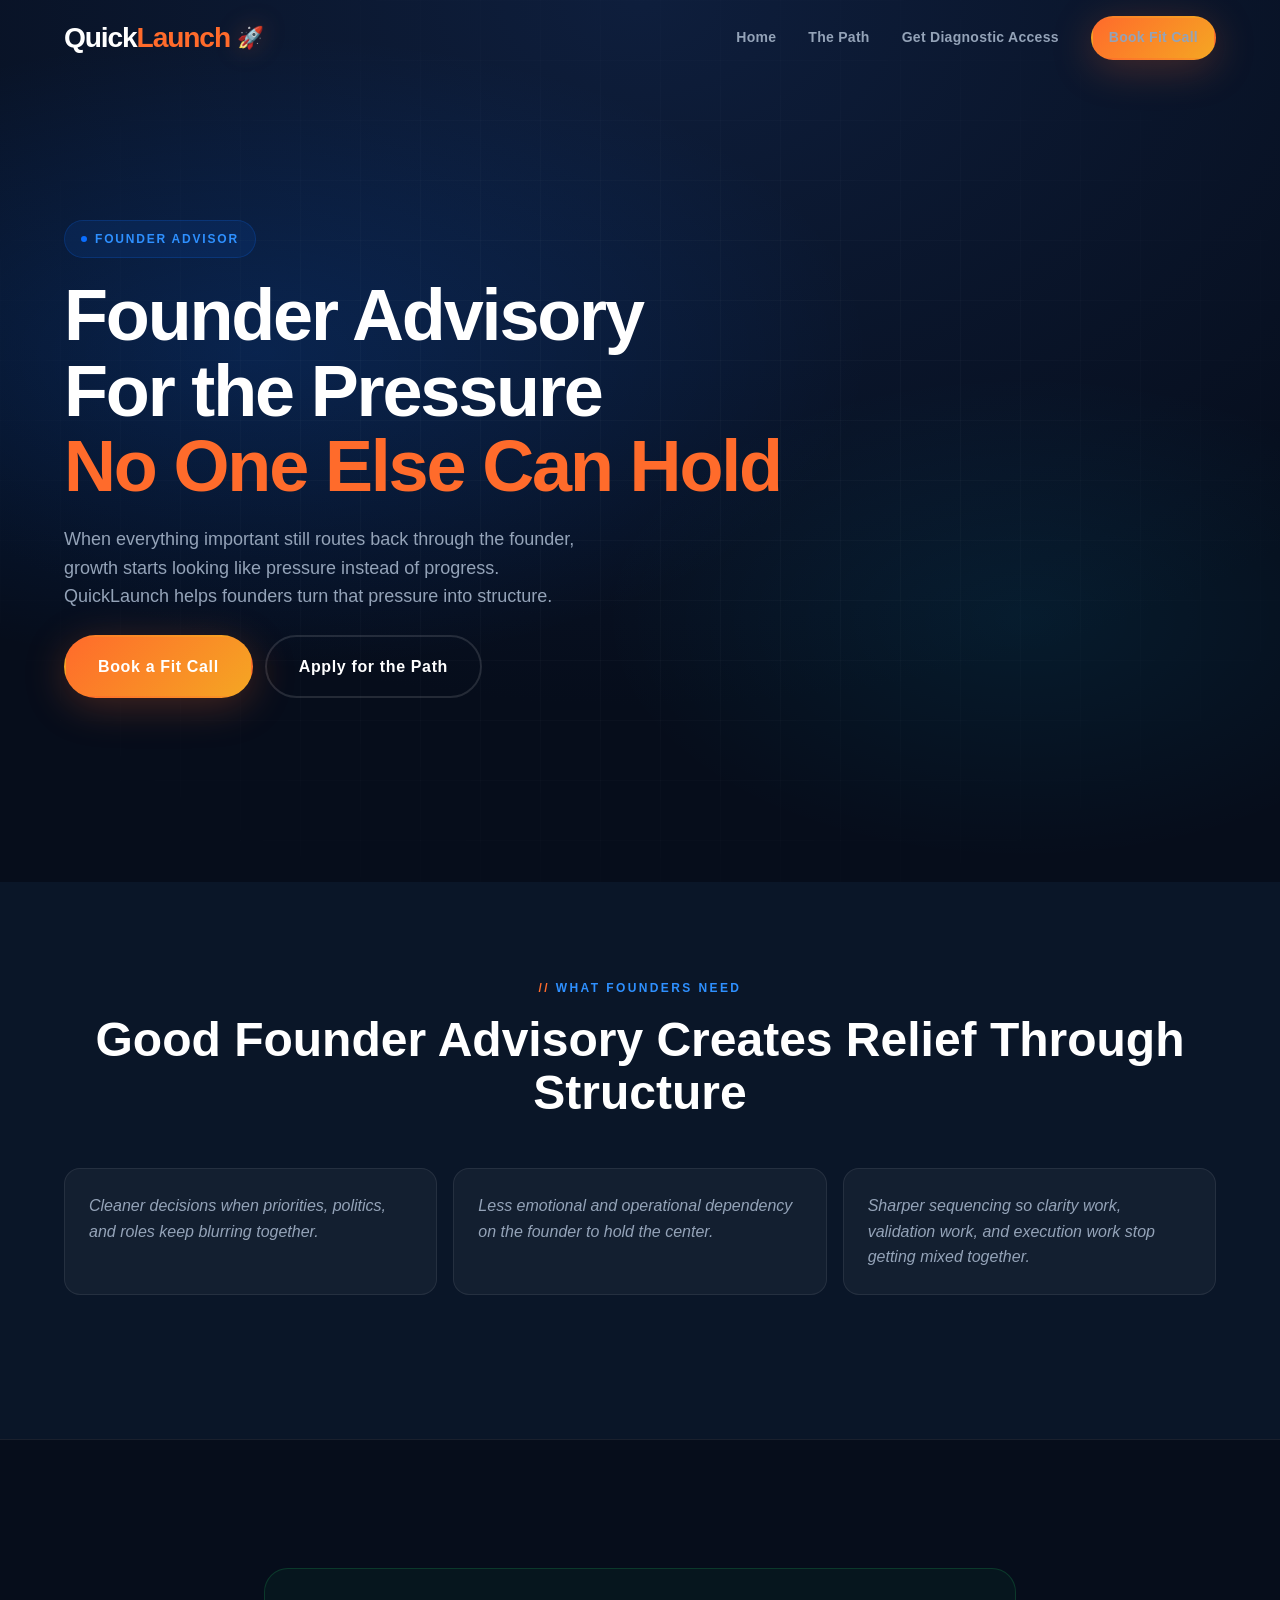
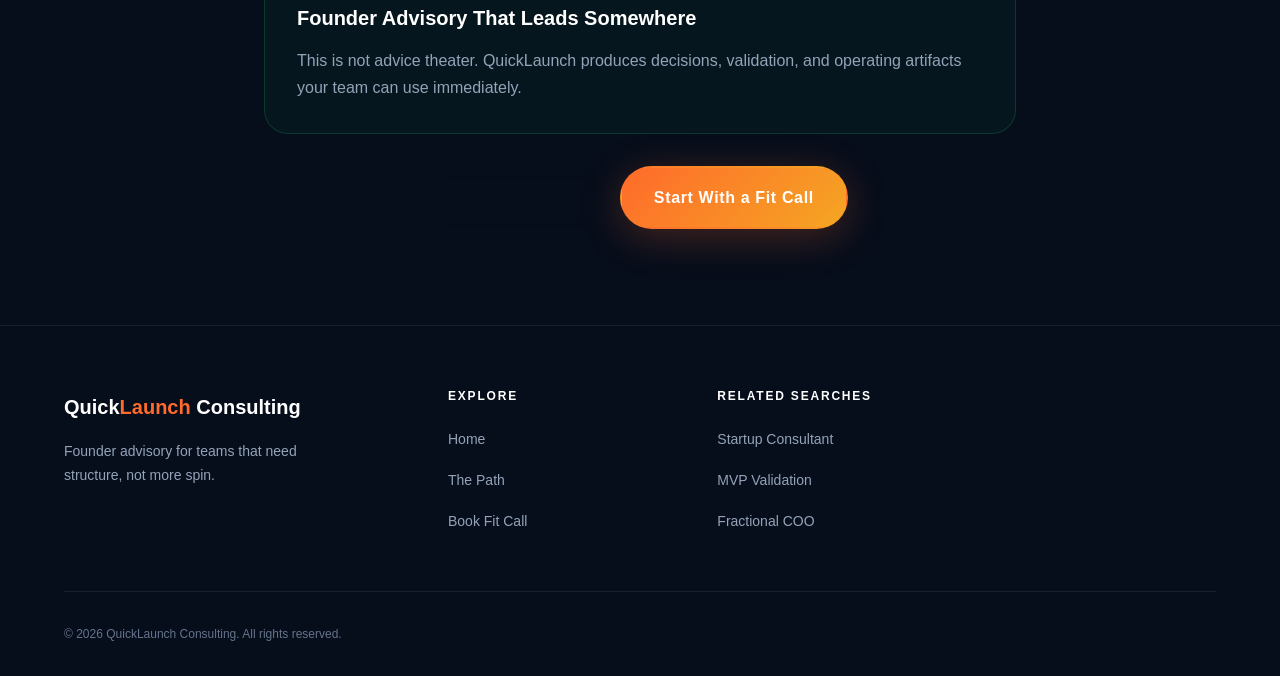
<file: founder-advisor.html>
<!DOCTYPE html>
<html lang="en">
<head>
  <meta charset="UTF-8">
  <meta name="viewport" content="width=device-width, initial-scale=1.0">
  <meta name="robots" content="index, follow, max-image-preview:large, max-snippet:-1">
  <title>Founder Advisor for High-Pressure Teams | QuickLaunch Consulting</title>
  <meta name="description" content="QuickLaunch acts as a founder advisor for leaders dealing with bottlenecks, stakeholder drag, and execution strain that keeps routing back through the founder.">
  <meta name="keywords" content="founder advisor, founder advisory, advisor for founders, startup founder advisor, QuickLaunch Consulting, QuickLaunch">
  <link rel="canonical" href="https://quicklaunchconsulting.com/founder-advisor.html">
  <link rel="alternate" type="text/plain" href="https://quicklaunchconsulting.com/llms.txt" title="LLMs.txt">
  <meta property="og:type" content="website">
  <meta property="og:site_name" content="QuickLaunch Consulting">
  <meta property="og:url" content="https://quicklaunchconsulting.com/founder-advisor.html">
  <meta property="og:title" content="Founder Advisor for High-Pressure Teams | QuickLaunch Consulting">
  <meta property="og:description" content="Founder advisory for leaders who need sharper decisions, cleaner alignment, and less dependence on founder heroics.">
  <meta property="og:image" content="https://quicklaunchconsulting.com/assets/images/quicklaunch-share-card.png">
  <meta property="og:image:alt" content="QuickLaunch Consulting founder advisor landing page">
  <meta name="twitter:card" content="summary_large_image">
  <meta name="twitter:title" content="Founder Advisor for High-Pressure Teams | QuickLaunch Consulting">
  <meta name="twitter:description" content="Founder advisory for teams that need cleaner decisions, stronger alignment, and less dependence on the founder as the bottleneck.">
  <meta name="twitter:image" content="https://quicklaunchconsulting.com/assets/images/quicklaunch-share-card.png">
  <script type="application/ld+json">
  {
    "@context": "https://schema.org",
    "@graph": [
      {
        "@type": "Service",
        "@id": "https://quicklaunchconsulting.com/founder-advisor.html#service",
        "name": "Founder Advisor",
        "serviceType": "Founder Advisory",
        "provider": {
          "@type": "Organization",
          "name": "QuickLaunch Consulting",
          "url": "https://quicklaunchconsulting.com"
        },
        "url": "https://quicklaunchconsulting.com/founder-advisor.html",
        "description": "Founder advisory for leaders dealing with bottlenecks, stakeholder drag, and execution strain."
      },
      {
        "@type": "BreadcrumbList",
        "itemListElement": [
          { "@type": "ListItem", "position": 1, "name": "Home", "item": "https://quicklaunchconsulting.com/" },
          { "@type": "ListItem", "position": 2, "name": "Founder Advisor", "item": "https://quicklaunchconsulting.com/founder-advisor.html" }
        ]
      }
    ]
  }
  </script>
  <link rel="icon" type="image/png" href="assets/images/quicklaunch-icon.png">
  <link rel="apple-touch-icon" href="assets/images/quicklaunch-icon.png">
  <link rel="stylesheet" href="assets/css/style.css">
</head>
<body>
<div id="progress-bar"></div>

<nav id="nav" aria-label="Main navigation">
  <div class="nav-container">
    <a href="index.html" class="nav-logo" aria-label="QuickLaunch Consulting Home">
      <span class="nav-logo-wordmark"><span class="nav-logo-quick">Quick</span><span class="nav-logo-launch">Launch</span></span>
      <span class="nav-logo-rocket" aria-hidden="true">&#128640;</span>
    </a>
    <div class="nav-links">
      <a href="index.html">Home</a>
      <a href="the-path.html">The Path</a>
      <a href="index.html#diagnostic-access">Get Diagnostic Access</a>
      <a href="apply.html#fit-call" class="btn btn-primary btn-sm">Book Fit Call</a>
    </div>
    <button class="nav-toggle" id="nav-toggle" aria-label="Toggle navigation" aria-expanded="false">
      <span></span><span></span><span></span>
    </button>
  </div>
</nav>

<div id="mobile-menu" role="dialog" aria-label="Mobile navigation">
  <a href="index.html">Home</a>
  <a href="the-path.html">The Path</a>
  <a href="index.html#diagnostic-access">Get Diagnostic Access</a>
  <a href="apply.html#fit-call" class="btn btn-primary btn-lg">Book Fit Call</a>
</div>

<section class="hero" aria-label="Founder Advisor Hero">
  <div class="hero-bg">
    <div class="hero-bg-gradient"></div>
    <div class="hero-grid"></div>
  </div>
  <div class="container">
    <div class="hero-inner" style="grid-template-columns:1fr">
      <div class="hero-content" style="max-width:48rem">
        <div class="hero-eyebrow reveal"><span class="hero-eyebrow-dot"></span>Founder Advisor</div>
        <h1 class="hero-h1 reveal reveal-delay-1" style="max-width:12ch">
          <span class="hero-line">Founder Advisory</span>
          <span class="hero-line">For the Pressure</span>
          <span class="hero-line"><em>No One Else Can Hold</em></span>
        </h1>
        <p class="hero-body reveal reveal-delay-2">When everything important still routes back through the founder, growth starts looking like pressure instead of progress. QuickLaunch helps founders turn that pressure into structure.</p>
        <div class="hero-actions reveal reveal-delay-3">
          <a href="apply.html#fit-call" class="btn btn-primary btn-lg">Book a Fit Call</a>
          <a href="apply.html#apply-path" class="btn btn-secondary btn-lg">Apply for the Path</a>
        </div>
      </div>
    </div>
  </div>
</section>

<section class="section section--dark-2">
  <div class="container">
    <div class="text-center" style="margin-bottom:var(--sp-12)">
      <div class="section-label">What Founders Need</div>
      <h2 class="section-h2">Good Founder Advisory Creates Relief Through Structure</h2>
    </div>
    <div class="truth-grid">
      <div class="truth-card"><p>Cleaner decisions when priorities, politics, and roles keep blurring together.</p></div>
      <div class="truth-card"><p>Less emotional and operational dependency on the founder to hold the center.</p></div>
      <div class="truth-card"><p>Sharper sequencing so clarity work, validation work, and execution work stop getting mixed together.</p></div>
    </div>
  </div>
</section>

<section class="section section--dark">
  <div class="container container--narrow">
    <div class="offer-guarantee">
      <div>
        <div class="guarantee-title">Founder Advisory That Leads Somewhere</div>
        <p class="guarantee-text">This is not advice theater. QuickLaunch produces decisions, validation, and operating artifacts your team can use immediately.</p>
      </div>
    </div>
    <div class="gap-cta-center" style="margin-top:var(--sp-8)">
      <a href="the-path.html" class="btn btn-secondary btn-lg">See the Path</a>
      <a href="apply.html#fit-call" class="btn btn-primary btn-lg">Start With a Fit Call</a>
    </div>
  </div>
</section>

<footer role="contentinfo">
  <div class="container">
    <div class="footer-grid">
      <div class="footer-brand">
        <div class="footer-logo-text">Quick<span>Launch</span> Consulting</div>
        <p>Founder advisory for teams that need structure, not more spin.</p>
      </div>
      <div class="footer-col">
        <h4>Explore</h4>
        <a href="index.html">Home</a>
        <a href="the-path.html">The Path</a>
        <a href="apply.html#fit-call">Book Fit Call</a>
      </div>
      <div class="footer-col">
        <h4>Related Searches</h4>
        <a href="startup-consultant.html">Startup Consultant</a>
        <a href="mvp-validation-consultant.html">MVP Validation</a>
        <a href="fractional-coo-consultant.html">Fractional COO</a>
      </div>
    </div>
    <div class="footer-bottom">
      <p>&copy; 2026 QuickLaunch Consulting. All rights reserved.</p>
    </div>
  </div>
</footer>

<script src="assets/js/site-config.js"></script>
<script src="assets/js/main.js"></script>
</body>
</html>
</file>
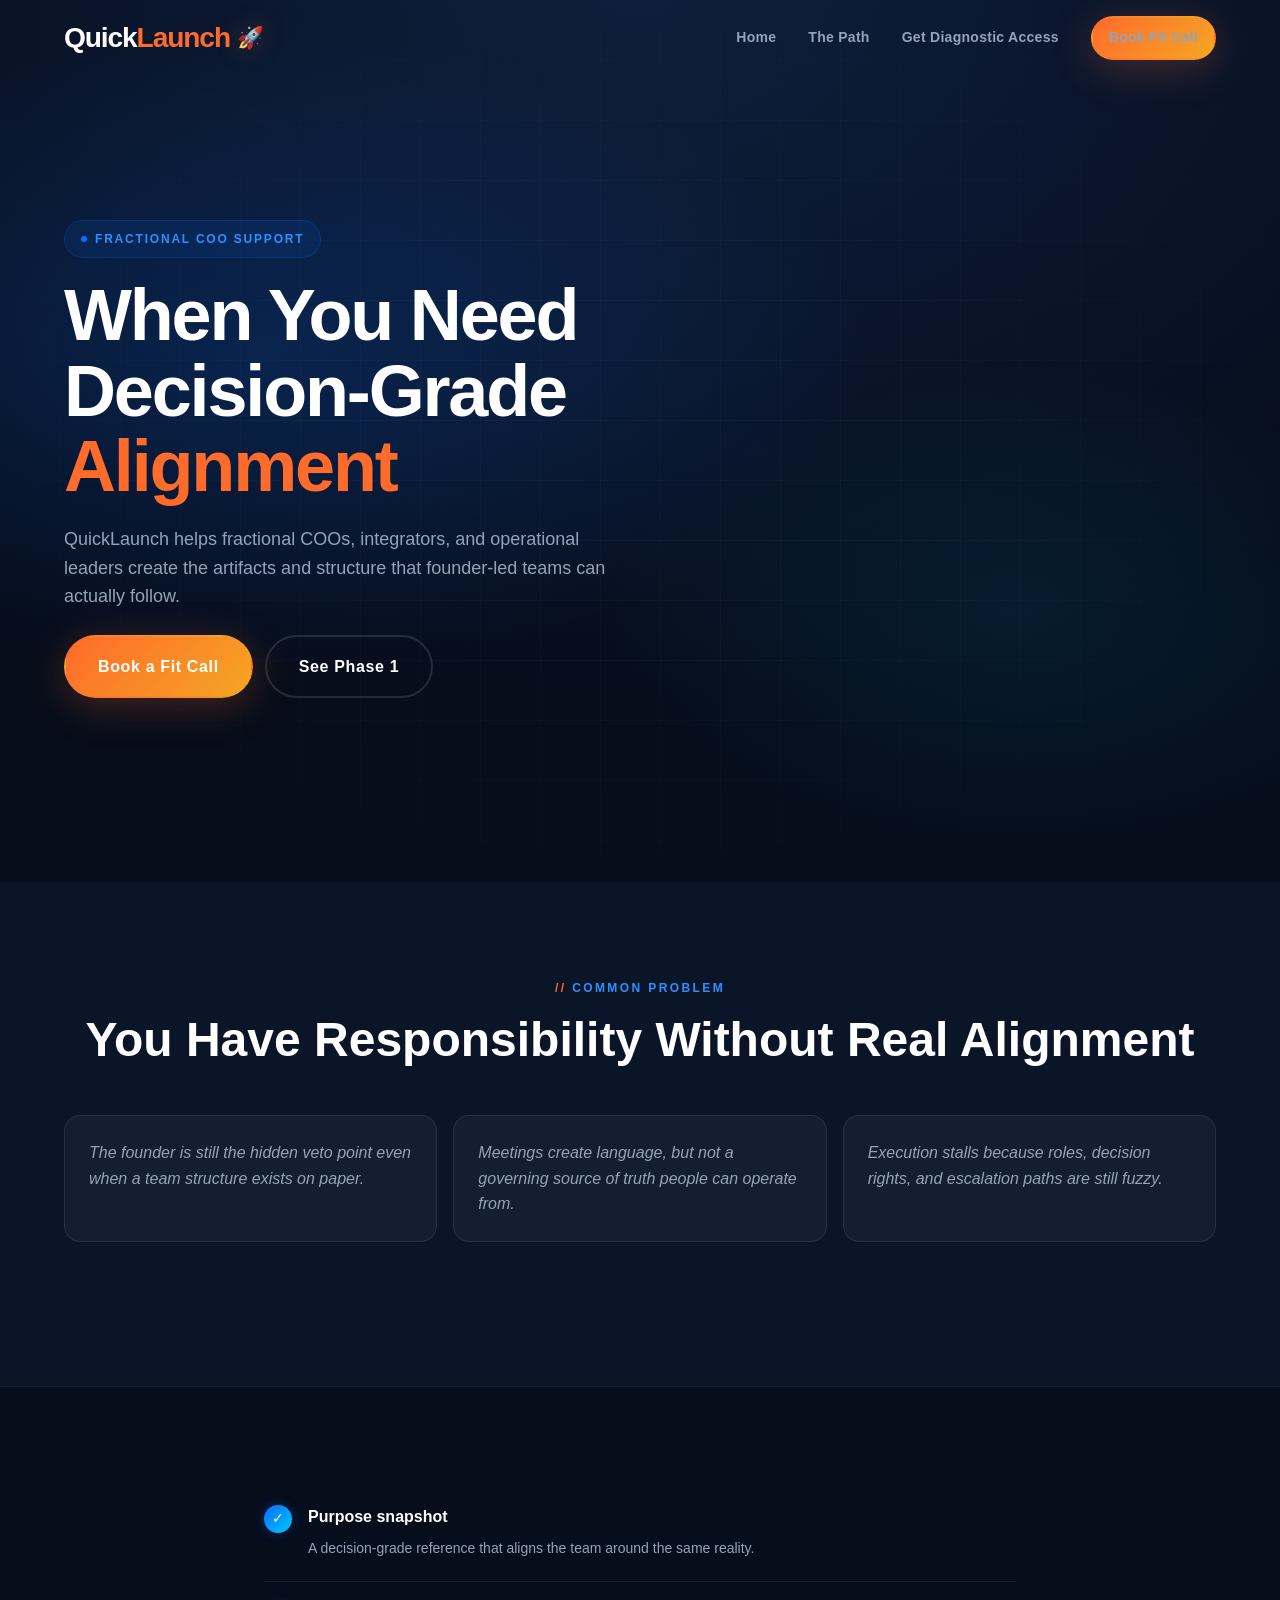
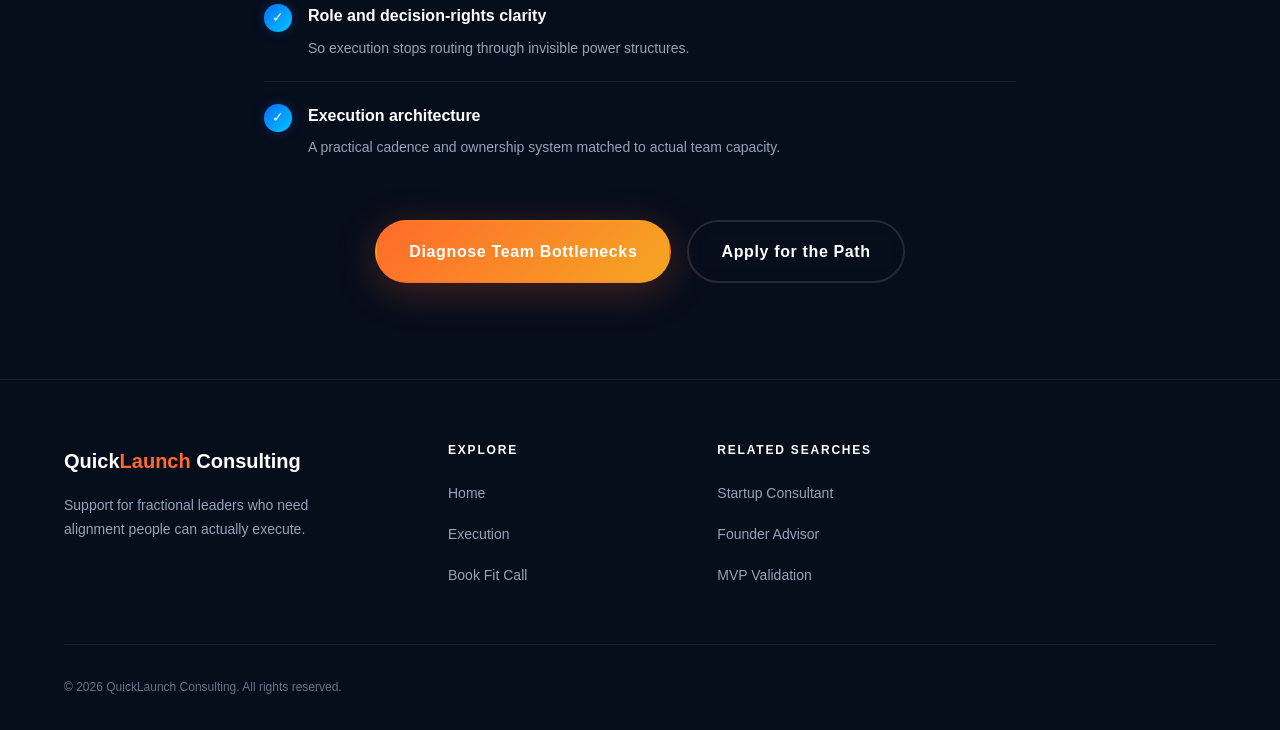
<file: fractional-coo-consultant.html>
<!DOCTYPE html>
<html lang="en">
<head>
  <meta charset="UTF-8">
  <meta name="viewport" content="width=device-width, initial-scale=1.0">
  <meta name="robots" content="index, follow, max-image-preview:large, max-snippet:-1">
  <title>Fractional COO Consultant Support | QuickLaunch Consulting</title>
  <meta name="description" content="QuickLaunch helps fractional COOs and integrators create decision-grade clarity, alignment artifacts, and execution structure for founder-led teams.">
  <meta name="keywords" content="fractional COO consultant, fractional COO support, integrator consultant, startup operations consultant, decision rights consultant, QuickLaunch">
  <link rel="canonical" href="https://quicklaunchconsulting.com/fractional-coo-consultant.html">
  <link rel="alternate" type="text/plain" href="https://quicklaunchconsulting.com/llms.txt" title="LLMs.txt">
  <meta property="og:type" content="website">
  <meta property="og:site_name" content="QuickLaunch Consulting">
  <meta property="og:url" content="https://quicklaunchconsulting.com/fractional-coo-consultant.html">
  <meta property="og:title" content="Fractional COO Consultant Support | QuickLaunch Consulting">
  <meta property="og:description" content="For fractional COOs who need decision-grade clarity, alignment, and execution architecture inside founder-led teams.">
  <meta property="og:image" content="https://quicklaunchconsulting.com/assets/images/quicklaunch-share-card.png">
  <meta property="og:image:alt" content="QuickLaunch Consulting fractional COO support landing page">
  <meta name="twitter:card" content="summary_large_image">
  <meta name="twitter:title" content="Fractional COO Consultant Support | QuickLaunch Consulting">
  <meta name="twitter:description" content="Support for fractional COOs who need alignment, decision rights, and execution structure in founder-led teams.">
  <meta name="twitter:image" content="https://quicklaunchconsulting.com/assets/images/quicklaunch-share-card.png">
  <script type="application/ld+json">
  {
    "@context": "https://schema.org",
    "@graph": [
      {
        "@type": "Service",
        "@id": "https://quicklaunchconsulting.com/fractional-coo-consultant.html#service",
        "name": "Fractional COO Consultant Support",
        "serviceType": "Fractional COO Support",
        "provider": {
          "@type": "Organization",
          "name": "QuickLaunch Consulting",
          "url": "https://quicklaunchconsulting.com"
        },
        "url": "https://quicklaunchconsulting.com/fractional-coo-consultant.html",
        "description": "Support for fractional COOs and integrators who need alignment, decision rights, and execution structure in founder-led teams."
      },
      {
        "@type": "BreadcrumbList",
        "itemListElement": [
          { "@type": "ListItem", "position": 1, "name": "Home", "item": "https://quicklaunchconsulting.com/" },
          { "@type": "ListItem", "position": 2, "name": "Fractional COO Consultant", "item": "https://quicklaunchconsulting.com/fractional-coo-consultant.html" }
        ]
      }
    ]
  }
  </script>
  <link rel="icon" type="image/png" href="assets/images/quicklaunch-icon.png">
  <link rel="apple-touch-icon" href="assets/images/quicklaunch-icon.png">
  <link rel="stylesheet" href="assets/css/style.css">
</head>
<body>
<div id="progress-bar"></div>

<nav id="nav" aria-label="Main navigation">
  <div class="nav-container">
    <a href="index.html" class="nav-logo" aria-label="QuickLaunch Consulting Home">
      <span class="nav-logo-wordmark"><span class="nav-logo-quick">Quick</span><span class="nav-logo-launch">Launch</span></span>
      <span class="nav-logo-rocket" aria-hidden="true">&#128640;</span>
    </a>
    <div class="nav-links">
      <a href="index.html">Home</a>
      <a href="the-path.html">The Path</a>
      <a href="index.html#diagnostic-access">Get Diagnostic Access</a>
      <a href="apply.html#fit-call" class="btn btn-primary btn-sm">Book Fit Call</a>
    </div>
    <button class="nav-toggle" id="nav-toggle" aria-label="Toggle navigation" aria-expanded="false">
      <span></span><span></span><span></span>
    </button>
  </div>
</nav>

<div id="mobile-menu" role="dialog" aria-label="Mobile navigation">
  <a href="index.html">Home</a>
  <a href="the-path.html">The Path</a>
  <a href="index.html#diagnostic-access">Get Diagnostic Access</a>
  <a href="apply.html#fit-call" class="btn btn-primary btn-lg">Book Fit Call</a>
</div>

<section class="hero" aria-label="Fractional COO Support Hero">
  <div class="hero-bg">
    <div class="hero-bg-gradient"></div>
    <div class="hero-grid"></div>
  </div>
  <div class="container">
    <div class="hero-inner" style="grid-template-columns:1fr">
      <div class="hero-content" style="max-width:48rem">
        <div class="hero-eyebrow reveal"><span class="hero-eyebrow-dot"></span>Fractional COO Support</div>
        <h1 class="hero-h1 reveal reveal-delay-1" style="max-width:12ch">
          <span class="hero-line">When You Need</span>
          <span class="hero-line">Decision-Grade</span>
          <span class="hero-line"><em>Alignment</em></span>
        </h1>
        <p class="hero-body reveal reveal-delay-2">QuickLaunch helps fractional COOs, integrators, and operational leaders create the artifacts and structure that founder-led teams can actually follow.</p>
        <div class="hero-actions reveal reveal-delay-3">
          <a href="apply.html#fit-call" class="btn btn-primary btn-lg">Book a Fit Call</a>
          <a href="the-path.html#phase1" class="btn btn-secondary btn-lg">See Phase 1</a>
        </div>
      </div>
    </div>
  </div>
</section>

<section class="section section--dark-2">
  <div class="container">
    <div class="text-center" style="margin-bottom:var(--sp-12)">
      <div class="section-label">Common Problem</div>
      <h2 class="section-h2">You Have Responsibility Without Real Alignment</h2>
    </div>
    <div class="truth-grid">
      <div class="truth-card"><p>The founder is still the hidden veto point even when a team structure exists on paper.</p></div>
      <div class="truth-card"><p>Meetings create language, but not a governing source of truth people can operate from.</p></div>
      <div class="truth-card"><p>Execution stalls because roles, decision rights, and escalation paths are still fuzzy.</p></div>
    </div>
  </div>
</section>

<section class="section section--dark">
  <div class="container container--narrow">
    <div class="offer-stack-list">
      <div class="offer-item">
        <div class="offer-check">&#10003;</div>
        <div class="offer-detail"><strong>Purpose snapshot</strong><span>A decision-grade reference that aligns the team around the same reality.</span></div>
      </div>
      <div class="offer-item">
        <div class="offer-check">&#10003;</div>
        <div class="offer-detail"><strong>Role and decision-rights clarity</strong><span>So execution stops routing through invisible power structures.</span></div>
      </div>
      <div class="offer-item">
        <div class="offer-check">&#10003;</div>
        <div class="offer-detail"><strong>Execution architecture</strong><span>A practical cadence and ownership system matched to actual team capacity.</span></div>
      </div>
    </div>
    <div class="gap-cta-center" style="margin-top:var(--sp-8)">
      <a href="apply.html#fit-call" class="btn btn-primary btn-lg">Diagnose Team Bottlenecks</a>
      <a href="apply.html#apply-path" class="btn btn-secondary btn-lg">Apply for the Path</a>
    </div>
  </div>
</section>

<footer role="contentinfo">
  <div class="container">
    <div class="footer-grid">
      <div class="footer-brand">
        <div class="footer-logo-text">Quick<span>Launch</span> Consulting</div>
        <p>Support for fractional leaders who need alignment people can actually execute.</p>
      </div>
      <div class="footer-col">
        <h4>Explore</h4>
        <a href="index.html">Home</a>
        <a href="the-path.html#phase3">Execution</a>
        <a href="apply.html#fit-call">Book Fit Call</a>
      </div>
      <div class="footer-col">
        <h4>Related Searches</h4>
        <a href="startup-consultant.html">Startup Consultant</a>
        <a href="founder-advisor.html">Founder Advisor</a>
        <a href="mvp-validation-consultant.html">MVP Validation</a>
      </div>
    </div>
    <div class="footer-bottom">
      <p>&copy; 2026 QuickLaunch Consulting. All rights reserved.</p>
    </div>
  </div>
</footer>

<script src="assets/js/site-config.js"></script>
<script src="assets/js/main.js"></script>
</body>
</html>
</file>
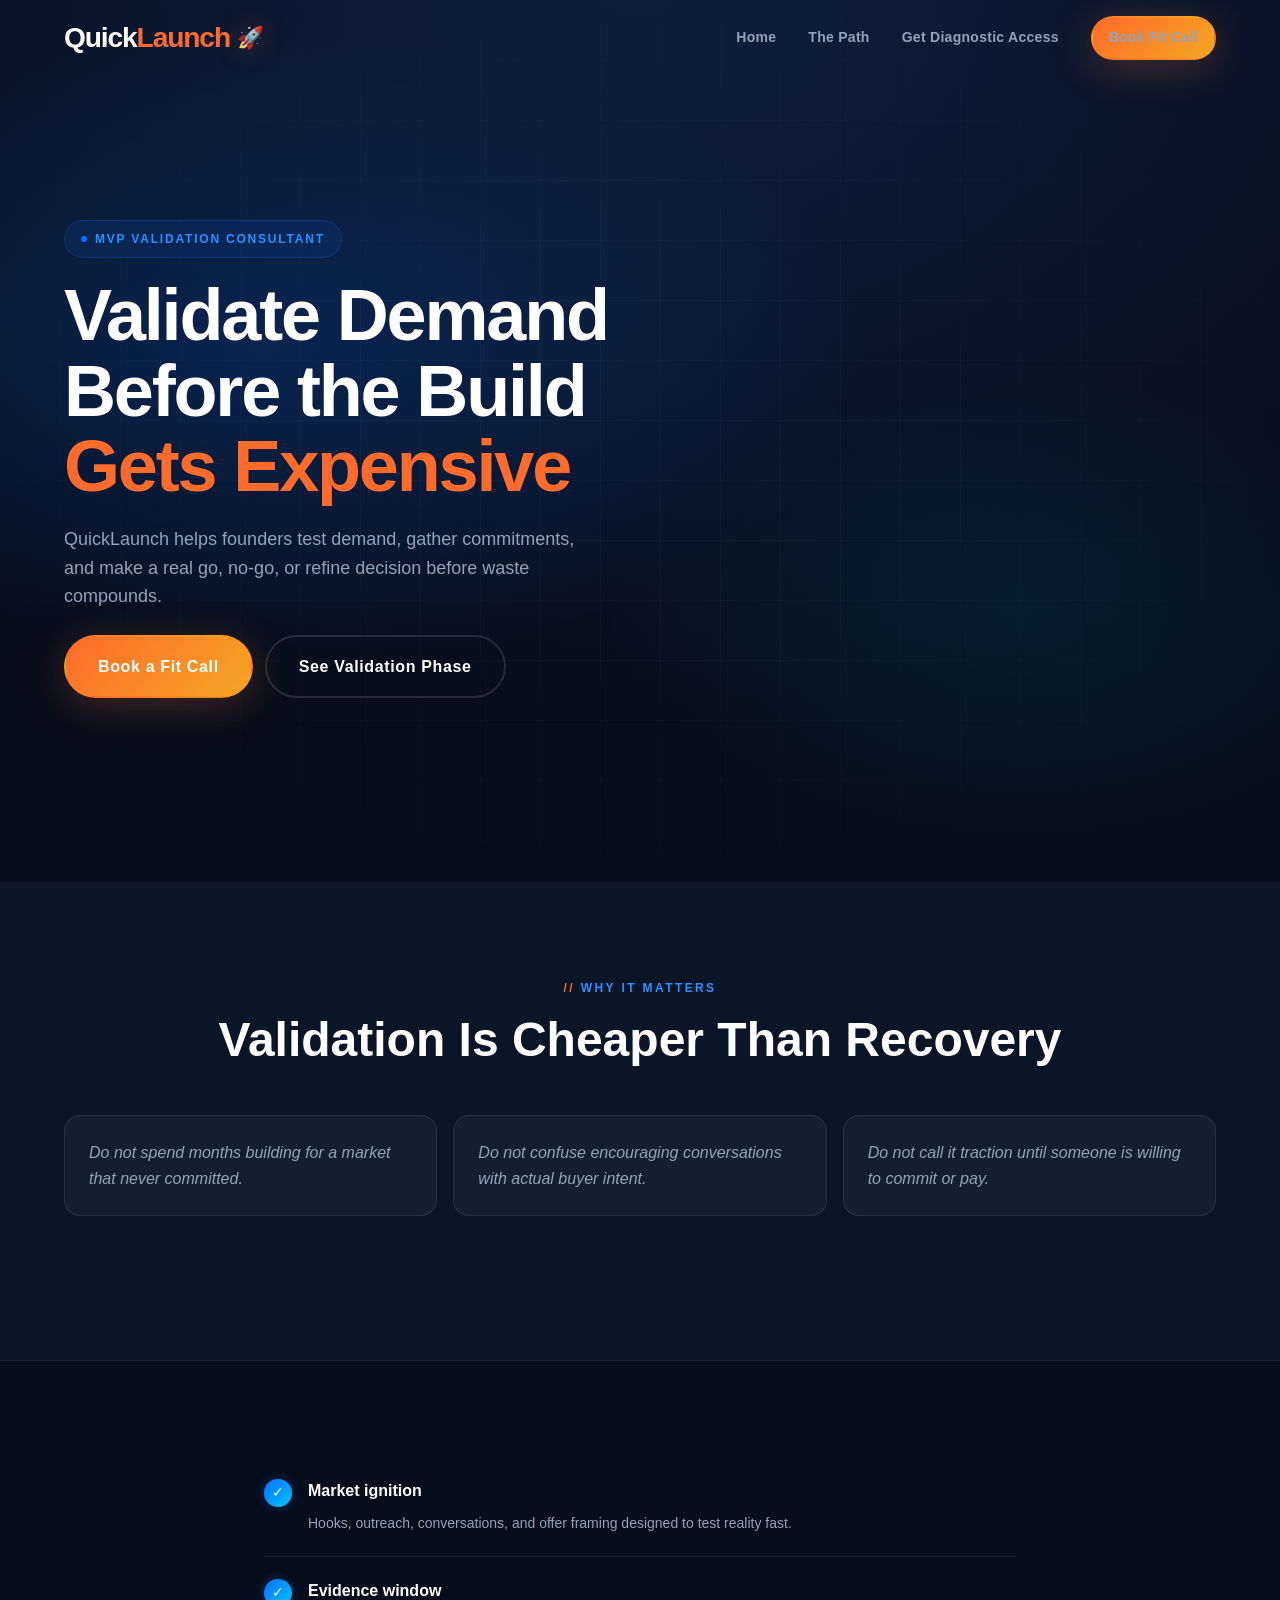
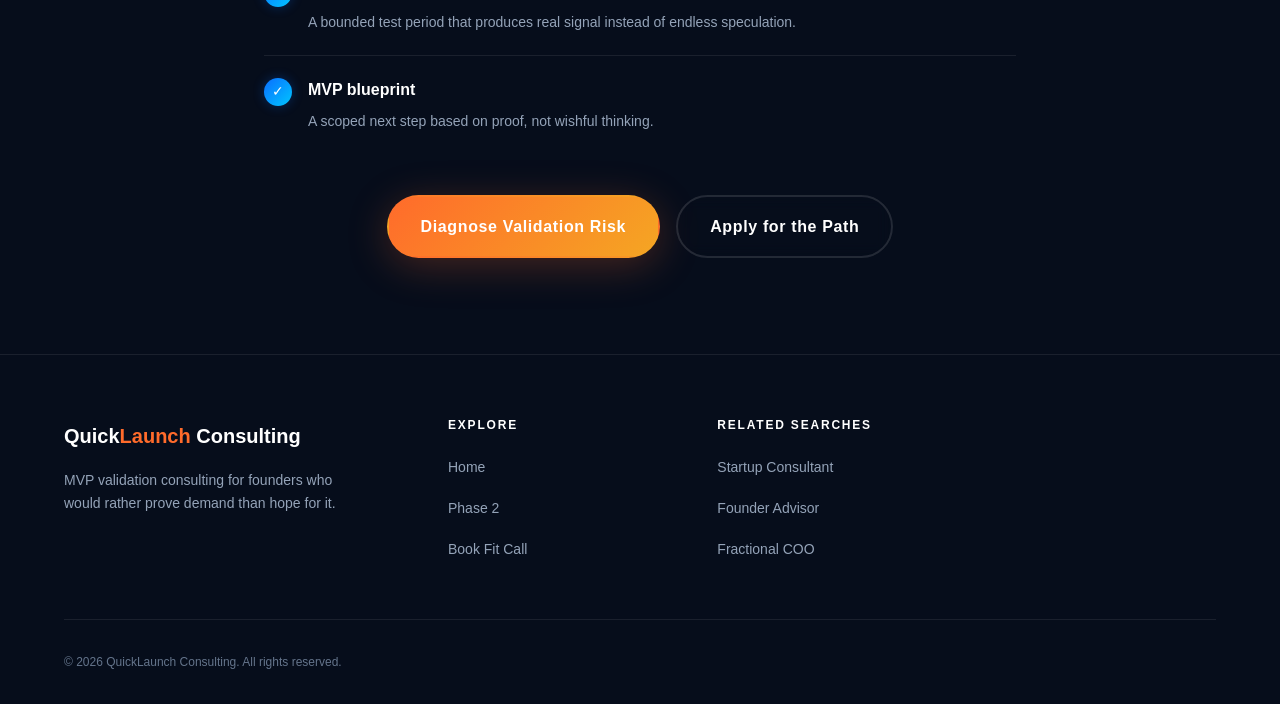
<file: mvp-validation-consultant.html>
<!DOCTYPE html>
<html lang="en">
<head>
  <meta charset="UTF-8">
  <meta name="viewport" content="width=device-width, initial-scale=1.0">
  <meta name="robots" content="index, follow, max-image-preview:large, max-snippet:-1">
  <title>MVP Validation Consultant | QuickLaunch Consulting</title>
  <meta name="description" content="QuickLaunch helps founders validate MVP demand before expensive buildout. Get market signal, buyer commitments, and a go or no-go decision backed by evidence.">
  <meta name="keywords" content="MVP validation consultant, MVP validation, validate startup idea, startup validation consultant, presale validation consultant, QuickLaunch">
  <link rel="canonical" href="https://quicklaunchconsulting.com/mvp-validation-consultant.html">
  <link rel="alternate" type="text/plain" href="https://quicklaunchconsulting.com/llms.txt" title="LLMs.txt">
  <meta property="og:type" content="website">
  <meta property="og:site_name" content="QuickLaunch Consulting">
  <meta property="og:url" content="https://quicklaunchconsulting.com/mvp-validation-consultant.html">
  <meta property="og:title" content="MVP Validation Consultant | QuickLaunch Consulting">
  <meta property="og:description" content="Validate demand before you build too much. QuickLaunch helps founders get real market signal and buyer commitments.">
  <meta property="og:image" content="https://quicklaunchconsulting.com/assets/images/quicklaunch-share-card.png">
  <meta property="og:image:alt" content="QuickLaunch Consulting MVP validation consultant landing page">
  <meta name="twitter:card" content="summary_large_image">
  <meta name="twitter:title" content="MVP Validation Consultant | QuickLaunch Consulting">
  <meta name="twitter:description" content="Validate demand before you build too much. QuickLaunch helps founders get real market signal and buyer commitments.">
  <meta name="twitter:image" content="https://quicklaunchconsulting.com/assets/images/quicklaunch-share-card.png">
  <script type="application/ld+json">
  {
    "@context": "https://schema.org",
    "@graph": [
      {
        "@type": "Service",
        "@id": "https://quicklaunchconsulting.com/mvp-validation-consultant.html#service",
        "name": "MVP Validation Consultant",
        "serviceType": "MVP Validation Consulting",
        "provider": {
          "@type": "Organization",
          "name": "QuickLaunch Consulting",
          "url": "https://quicklaunchconsulting.com"
        },
        "url": "https://quicklaunchconsulting.com/mvp-validation-consultant.html",
        "description": "MVP validation consulting that helps founders test demand before expensive buildout."
      },
      {
        "@type": "BreadcrumbList",
        "itemListElement": [
          { "@type": "ListItem", "position": 1, "name": "Home", "item": "https://quicklaunchconsulting.com/" },
          { "@type": "ListItem", "position": 2, "name": "MVP Validation Consultant", "item": "https://quicklaunchconsulting.com/mvp-validation-consultant.html" }
        ]
      }
    ]
  }
  </script>
  <link rel="icon" type="image/png" href="assets/images/quicklaunch-icon.png">
  <link rel="apple-touch-icon" href="assets/images/quicklaunch-icon.png">
  <link rel="stylesheet" href="assets/css/style.css">
</head>
<body>
<div id="progress-bar"></div>

<nav id="nav" aria-label="Main navigation">
  <div class="nav-container">
    <a href="index.html" class="nav-logo" aria-label="QuickLaunch Consulting Home">
      <span class="nav-logo-wordmark"><span class="nav-logo-quick">Quick</span><span class="nav-logo-launch">Launch</span></span>
      <span class="nav-logo-rocket" aria-hidden="true">&#128640;</span>
    </a>
    <div class="nav-links">
      <a href="index.html">Home</a>
      <a href="the-path.html">The Path</a>
      <a href="index.html#diagnostic-access">Get Diagnostic Access</a>
      <a href="apply.html#fit-call" class="btn btn-primary btn-sm">Book Fit Call</a>
    </div>
    <button class="nav-toggle" id="nav-toggle" aria-label="Toggle navigation" aria-expanded="false">
      <span></span><span></span><span></span>
    </button>
  </div>
</nav>

<div id="mobile-menu" role="dialog" aria-label="Mobile navigation">
  <a href="index.html">Home</a>
  <a href="the-path.html">The Path</a>
  <a href="index.html#diagnostic-access">Get Diagnostic Access</a>
  <a href="apply.html#fit-call" class="btn btn-primary btn-lg">Book Fit Call</a>
</div>

<section class="hero" aria-label="MVP Validation Consultant Hero">
  <div class="hero-bg">
    <div class="hero-bg-gradient"></div>
    <div class="hero-grid"></div>
  </div>
  <div class="container">
    <div class="hero-inner" style="grid-template-columns:1fr">
      <div class="hero-content" style="max-width:48rem">
        <div class="hero-eyebrow reveal"><span class="hero-eyebrow-dot"></span>MVP Validation Consultant</div>
        <h1 class="hero-h1 reveal reveal-delay-1" style="max-width:12ch">
          <span class="hero-line">Validate Demand</span>
          <span class="hero-line">Before the Build</span>
          <span class="hero-line"><em>Gets Expensive</em></span>
        </h1>
        <p class="hero-body reveal reveal-delay-2">QuickLaunch helps founders test demand, gather commitments, and make a real go, no-go, or refine decision before waste compounds.</p>
        <div class="hero-actions reveal reveal-delay-3">
          <a href="apply.html#fit-call" class="btn btn-primary btn-lg">Book a Fit Call</a>
          <a href="the-path.html#phase2" class="btn btn-secondary btn-lg">See Validation Phase</a>
        </div>
      </div>
    </div>
  </div>
</section>

<section class="section section--dark-2">
  <div class="container">
    <div class="text-center" style="margin-bottom:var(--sp-12)">
      <div class="section-label">Why It Matters</div>
      <h2 class="section-h2">Validation Is Cheaper Than Recovery</h2>
    </div>
    <div class="truth-grid">
      <div class="truth-card"><p>Do not spend months building for a market that never committed.</p></div>
      <div class="truth-card"><p>Do not confuse encouraging conversations with actual buyer intent.</p></div>
      <div class="truth-card"><p>Do not call it traction until someone is willing to commit or pay.</p></div>
    </div>
  </div>
</section>

<section class="section section--dark">
  <div class="container container--narrow">
    <div class="offer-stack-list">
      <div class="offer-item">
        <div class="offer-check">&#10003;</div>
        <div class="offer-detail"><strong>Market ignition</strong><span>Hooks, outreach, conversations, and offer framing designed to test reality fast.</span></div>
      </div>
      <div class="offer-item">
        <div class="offer-check">&#10003;</div>
        <div class="offer-detail"><strong>Evidence window</strong><span>A bounded test period that produces real signal instead of endless speculation.</span></div>
      </div>
      <div class="offer-item">
        <div class="offer-check">&#10003;</div>
        <div class="offer-detail"><strong>MVP blueprint</strong><span>A scoped next step based on proof, not wishful thinking.</span></div>
      </div>
    </div>
    <div class="gap-cta-center" style="margin-top:var(--sp-8)">
      <a href="apply.html#fit-call" class="btn btn-primary btn-lg">Diagnose Validation Risk</a>
      <a href="apply.html#apply-path" class="btn btn-secondary btn-lg">Apply for the Path</a>
    </div>
  </div>
</section>

<footer role="contentinfo">
  <div class="container">
    <div class="footer-grid">
      <div class="footer-brand">
        <div class="footer-logo-text">Quick<span>Launch</span> Consulting</div>
        <p>MVP validation consulting for founders who would rather prove demand than hope for it.</p>
      </div>
      <div class="footer-col">
        <h4>Explore</h4>
        <a href="index.html">Home</a>
        <a href="the-path.html#phase2">Phase 2</a>
        <a href="apply.html#fit-call">Book Fit Call</a>
      </div>
      <div class="footer-col">
        <h4>Related Searches</h4>
        <a href="startup-consultant.html">Startup Consultant</a>
        <a href="founder-advisor.html">Founder Advisor</a>
        <a href="fractional-coo-consultant.html">Fractional COO</a>
      </div>
    </div>
    <div class="footer-bottom">
      <p>&copy; 2026 QuickLaunch Consulting. All rights reserved.</p>
    </div>
  </div>
</footer>

<script src="assets/js/site-config.js"></script>
<script src="assets/js/main.js"></script>
</body>
</html>
</file>
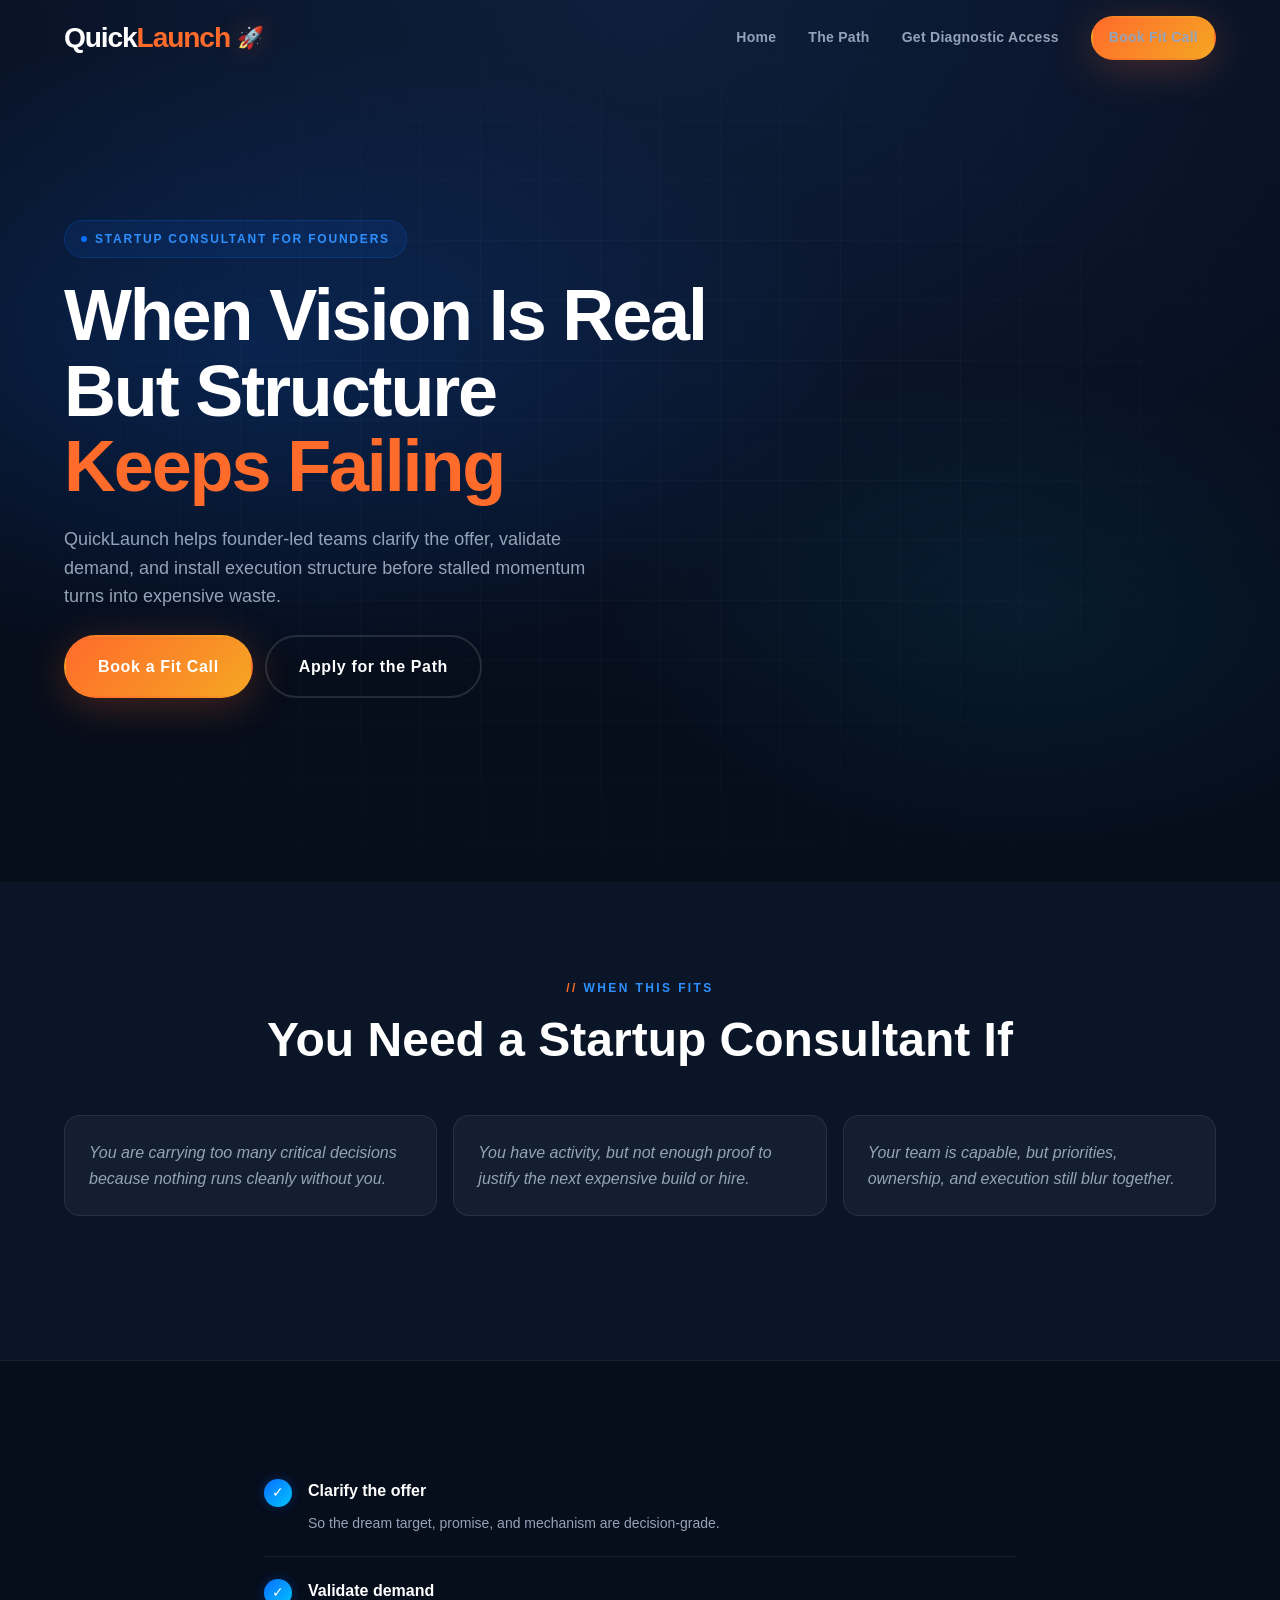
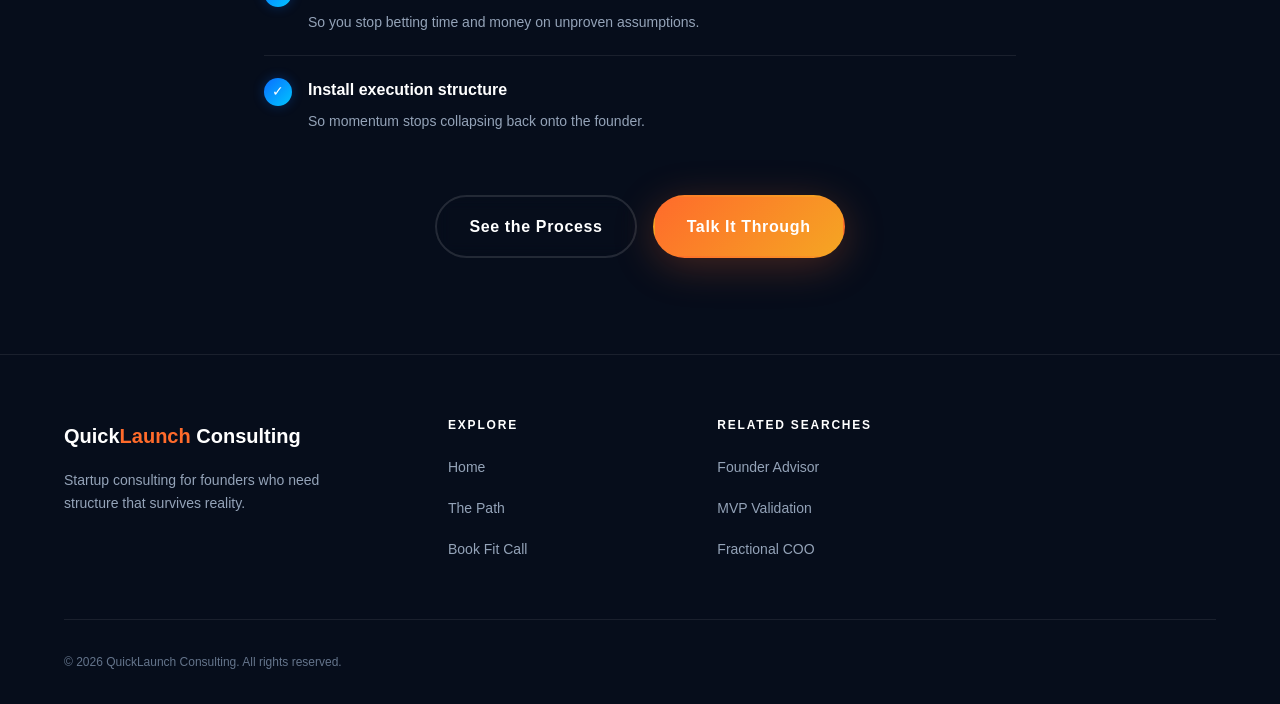
<file: startup-consultant.html>
<!DOCTYPE html>
<html lang="en">
<head>
  <meta charset="UTF-8">
  <meta name="viewport" content="width=device-width, initial-scale=1.0">
  <meta name="robots" content="index, follow, max-image-preview:large, max-snippet:-1">
  <title>Startup Consultant for Founders | QuickLaunch Consulting</title>
  <meta name="description" content="QuickLaunch is a startup consultant engagement for founders who need sharper positioning, demand validation, and execution structure before waste compounds.">
  <meta name="keywords" content="startup consultant, startup consultant for founders, startup consulting, founder startup advisor, QuickLaunch Consulting, QuickLaunch">
  <link rel="canonical" href="https://quicklaunchconsulting.com/startup-consultant.html">
  <link rel="alternate" type="text/plain" href="https://quicklaunchconsulting.com/llms.txt" title="LLMs.txt">
  <meta property="og:type" content="website">
  <meta property="og:site_name" content="QuickLaunch Consulting">
  <meta property="og:url" content="https://quicklaunchconsulting.com/startup-consultant.html">
  <meta property="og:title" content="Startup Consultant for Founders | QuickLaunch Consulting">
  <meta property="og:description" content="Clarity, validation, and execution architecture for founders before expensive confusion compounds.">
  <meta property="og:image" content="https://quicklaunchconsulting.com/assets/images/quicklaunch-share-card.png">
  <meta property="og:image:alt" content="QuickLaunch Consulting startup consultant landing page">
  <meta name="twitter:card" content="summary_large_image">
  <meta name="twitter:title" content="Startup Consultant for Founders | QuickLaunch Consulting">
  <meta name="twitter:description" content="QuickLaunch helps founders clarify the offer, validate demand, and install execution structure that survives reality.">
  <meta name="twitter:image" content="https://quicklaunchconsulting.com/assets/images/quicklaunch-share-card.png">
  <script type="application/ld+json">
  {
    "@context": "https://schema.org",
    "@graph": [
      {
        "@type": "Service",
        "@id": "https://quicklaunchconsulting.com/startup-consultant.html#service",
        "name": "Startup Consultant for Founders",
        "serviceType": "Startup Consulting",
        "provider": {
          "@type": "Organization",
          "name": "QuickLaunch Consulting",
          "url": "https://quicklaunchconsulting.com"
        },
        "url": "https://quicklaunchconsulting.com/startup-consultant.html",
        "description": "Startup consulting for founders who need clearer decisions, demand validation, and execution structure before waste compounds."
      },
      {
        "@type": "BreadcrumbList",
        "itemListElement": [
          { "@type": "ListItem", "position": 1, "name": "Home", "item": "https://quicklaunchconsulting.com/" },
          { "@type": "ListItem", "position": 2, "name": "Startup Consultant", "item": "https://quicklaunchconsulting.com/startup-consultant.html" }
        ]
      }
    ]
  }
  </script>
  <link rel="icon" type="image/png" href="assets/images/quicklaunch-icon.png">
  <link rel="apple-touch-icon" href="assets/images/quicklaunch-icon.png">
  <link rel="stylesheet" href="assets/css/style.css">
</head>
<body>
<div id="progress-bar"></div>

<nav id="nav" aria-label="Main navigation">
  <div class="nav-container">
    <a href="index.html" class="nav-logo" aria-label="QuickLaunch Consulting Home">
      <span class="nav-logo-wordmark"><span class="nav-logo-quick">Quick</span><span class="nav-logo-launch">Launch</span></span>
      <span class="nav-logo-rocket" aria-hidden="true">&#128640;</span>
    </a>
    <div class="nav-links">
      <a href="index.html">Home</a>
      <a href="the-path.html">The Path</a>
      <a href="index.html#diagnostic-access">Get Diagnostic Access</a>
      <a href="apply.html#fit-call" class="btn btn-primary btn-sm">Book Fit Call</a>
    </div>
    <button class="nav-toggle" id="nav-toggle" aria-label="Toggle navigation" aria-expanded="false">
      <span></span><span></span><span></span>
    </button>
  </div>
</nav>

<div id="mobile-menu" role="dialog" aria-label="Mobile navigation">
  <a href="index.html">Home</a>
  <a href="the-path.html">The Path</a>
  <a href="index.html#diagnostic-access">Get Diagnostic Access</a>
  <a href="apply.html#fit-call" class="btn btn-primary btn-lg">Book Fit Call</a>
</div>

<section class="hero" aria-label="Startup Consultant Hero">
  <div class="hero-bg">
    <div class="hero-bg-gradient"></div>
    <div class="hero-grid"></div>
  </div>
  <div class="container">
    <div class="hero-inner" style="grid-template-columns:1fr">
      <div class="hero-content" style="max-width:48rem">
        <div class="hero-eyebrow reveal"><span class="hero-eyebrow-dot"></span>Startup Consultant for Founders</div>
        <h1 class="hero-h1 reveal reveal-delay-1" style="max-width:11ch">
          <span class="hero-line">When Vision Is Real</span>
          <span class="hero-line">But Structure</span>
          <span class="hero-line"><em>Keeps Failing</em></span>
        </h1>
        <p class="hero-body reveal reveal-delay-2">QuickLaunch helps founder-led teams clarify the offer, validate demand, and install execution structure before stalled momentum turns into expensive waste.</p>
        <div class="hero-actions reveal reveal-delay-3">
          <a href="apply.html#fit-call" class="btn btn-primary btn-lg">Book a Fit Call</a>
          <a href="apply.html#apply-path" class="btn btn-secondary btn-lg">Apply for the Path</a>
        </div>
      </div>
    </div>
  </div>
</section>

<section class="section section--dark-2">
  <div class="container">
    <div class="text-center" style="margin-bottom:var(--sp-12)">
      <div class="section-label">When This Fits</div>
      <h2 class="section-h2">You Need a Startup Consultant If</h2>
    </div>
    <div class="truth-grid">
      <div class="truth-card"><p>You are carrying too many critical decisions because nothing runs cleanly without you.</p></div>
      <div class="truth-card"><p>You have activity, but not enough proof to justify the next expensive build or hire.</p></div>
      <div class="truth-card"><p>Your team is capable, but priorities, ownership, and execution still blur together.</p></div>
    </div>
  </div>
</section>

<section class="section section--dark">
  <div class="container container--narrow">
    <div class="offer-stack-list">
      <div class="offer-item">
        <div class="offer-check">&#10003;</div>
        <div class="offer-detail"><strong>Clarify the offer</strong><span>So the dream target, promise, and mechanism are decision-grade.</span></div>
      </div>
      <div class="offer-item">
        <div class="offer-check">&#10003;</div>
        <div class="offer-detail"><strong>Validate demand</strong><span>So you stop betting time and money on unproven assumptions.</span></div>
      </div>
      <div class="offer-item">
        <div class="offer-check">&#10003;</div>
        <div class="offer-detail"><strong>Install execution structure</strong><span>So momentum stops collapsing back onto the founder.</span></div>
      </div>
    </div>
    <div class="gap-cta-center" style="margin-top:var(--sp-8)">
      <a href="the-path.html" class="btn btn-secondary btn-lg">See the Process</a>
      <a href="apply.html#fit-call" class="btn btn-primary btn-lg">Talk It Through</a>
    </div>
  </div>
</section>

<footer role="contentinfo">
  <div class="container">
    <div class="footer-grid">
      <div class="footer-brand">
        <div class="footer-logo-text">Quick<span>Launch</span> Consulting</div>
        <p>Startup consulting for founders who need structure that survives reality.</p>
      </div>
      <div class="footer-col">
        <h4>Explore</h4>
        <a href="index.html">Home</a>
        <a href="the-path.html">The Path</a>
        <a href="apply.html#fit-call">Book Fit Call</a>
      </div>
      <div class="footer-col">
        <h4>Related Searches</h4>
        <a href="founder-advisor.html">Founder Advisor</a>
        <a href="mvp-validation-consultant.html">MVP Validation</a>
        <a href="fractional-coo-consultant.html">Fractional COO</a>
      </div>
    </div>
    <div class="footer-bottom">
      <p>&copy; 2026 QuickLaunch Consulting. All rights reserved.</p>
    </div>
  </div>
</footer>

<script src="assets/js/site-config.js"></script>
<script src="assets/js/main.js"></script>
</body>
</html>
</file>
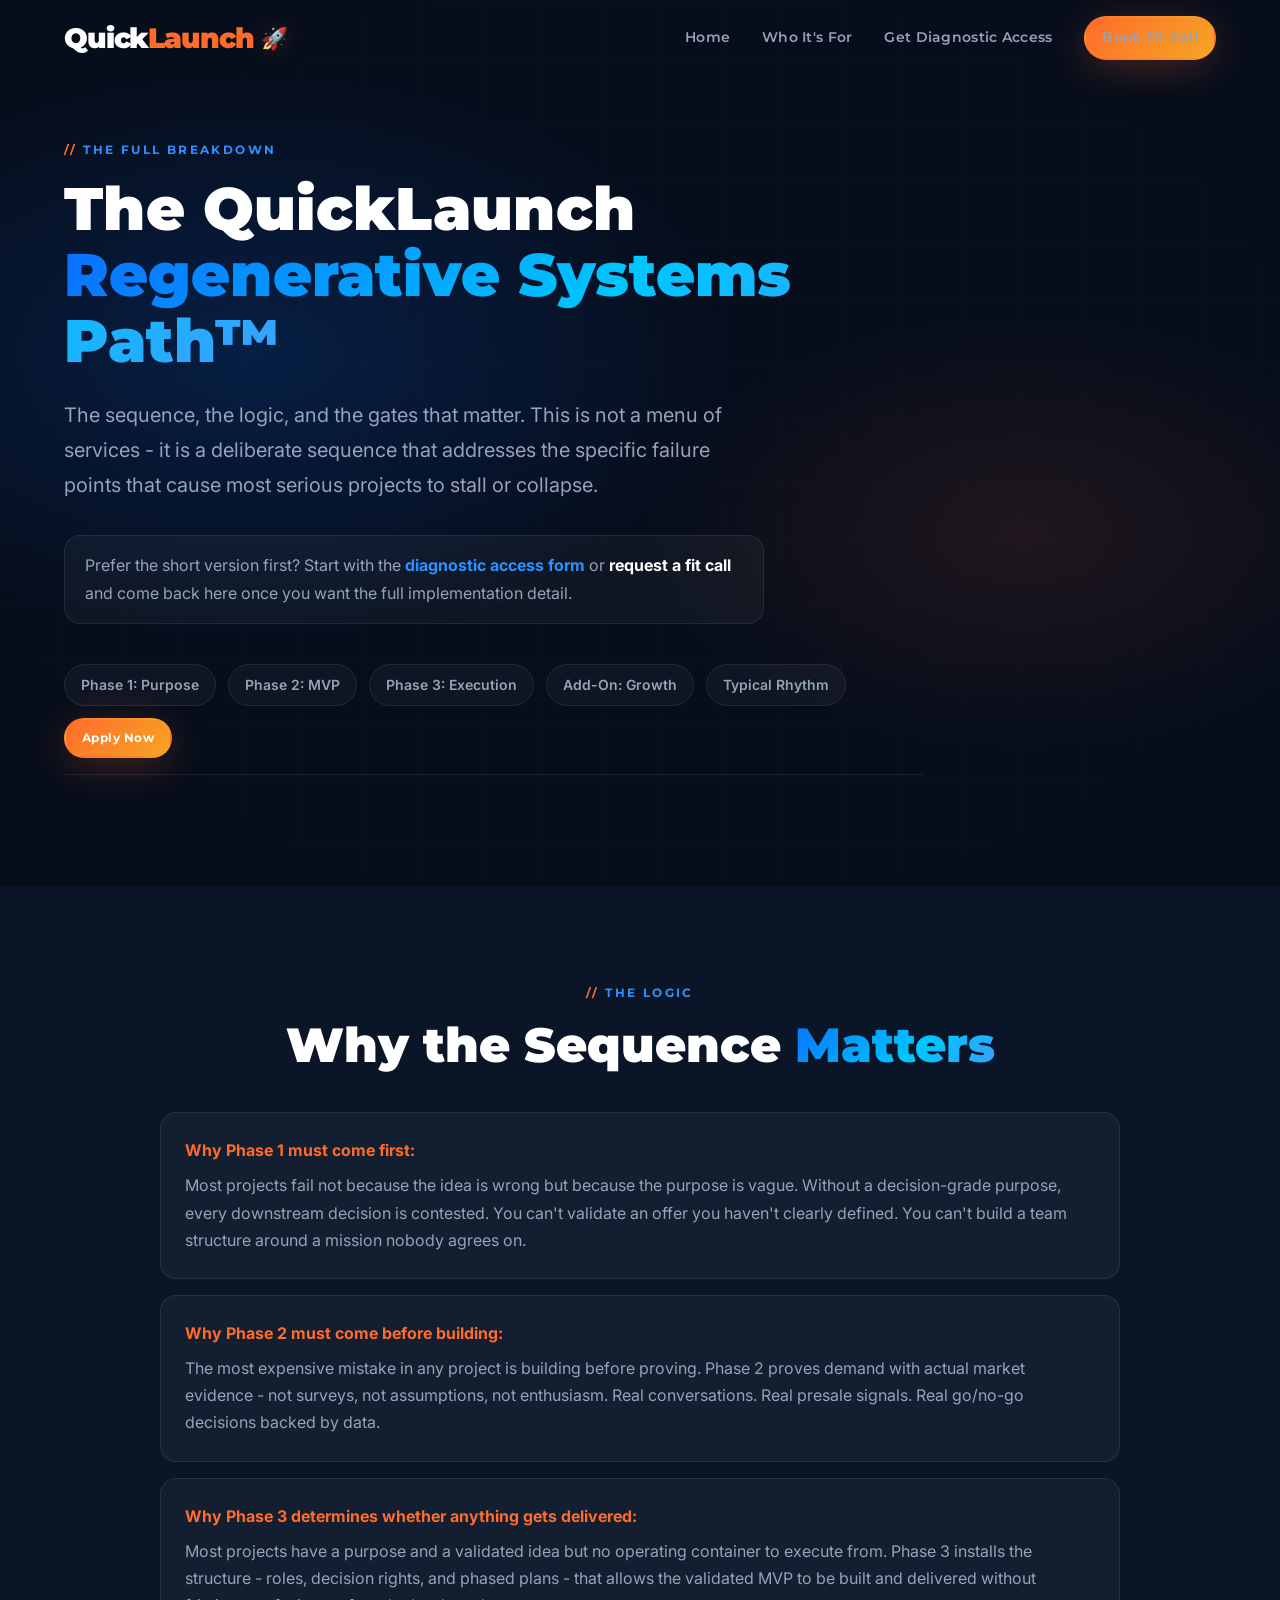
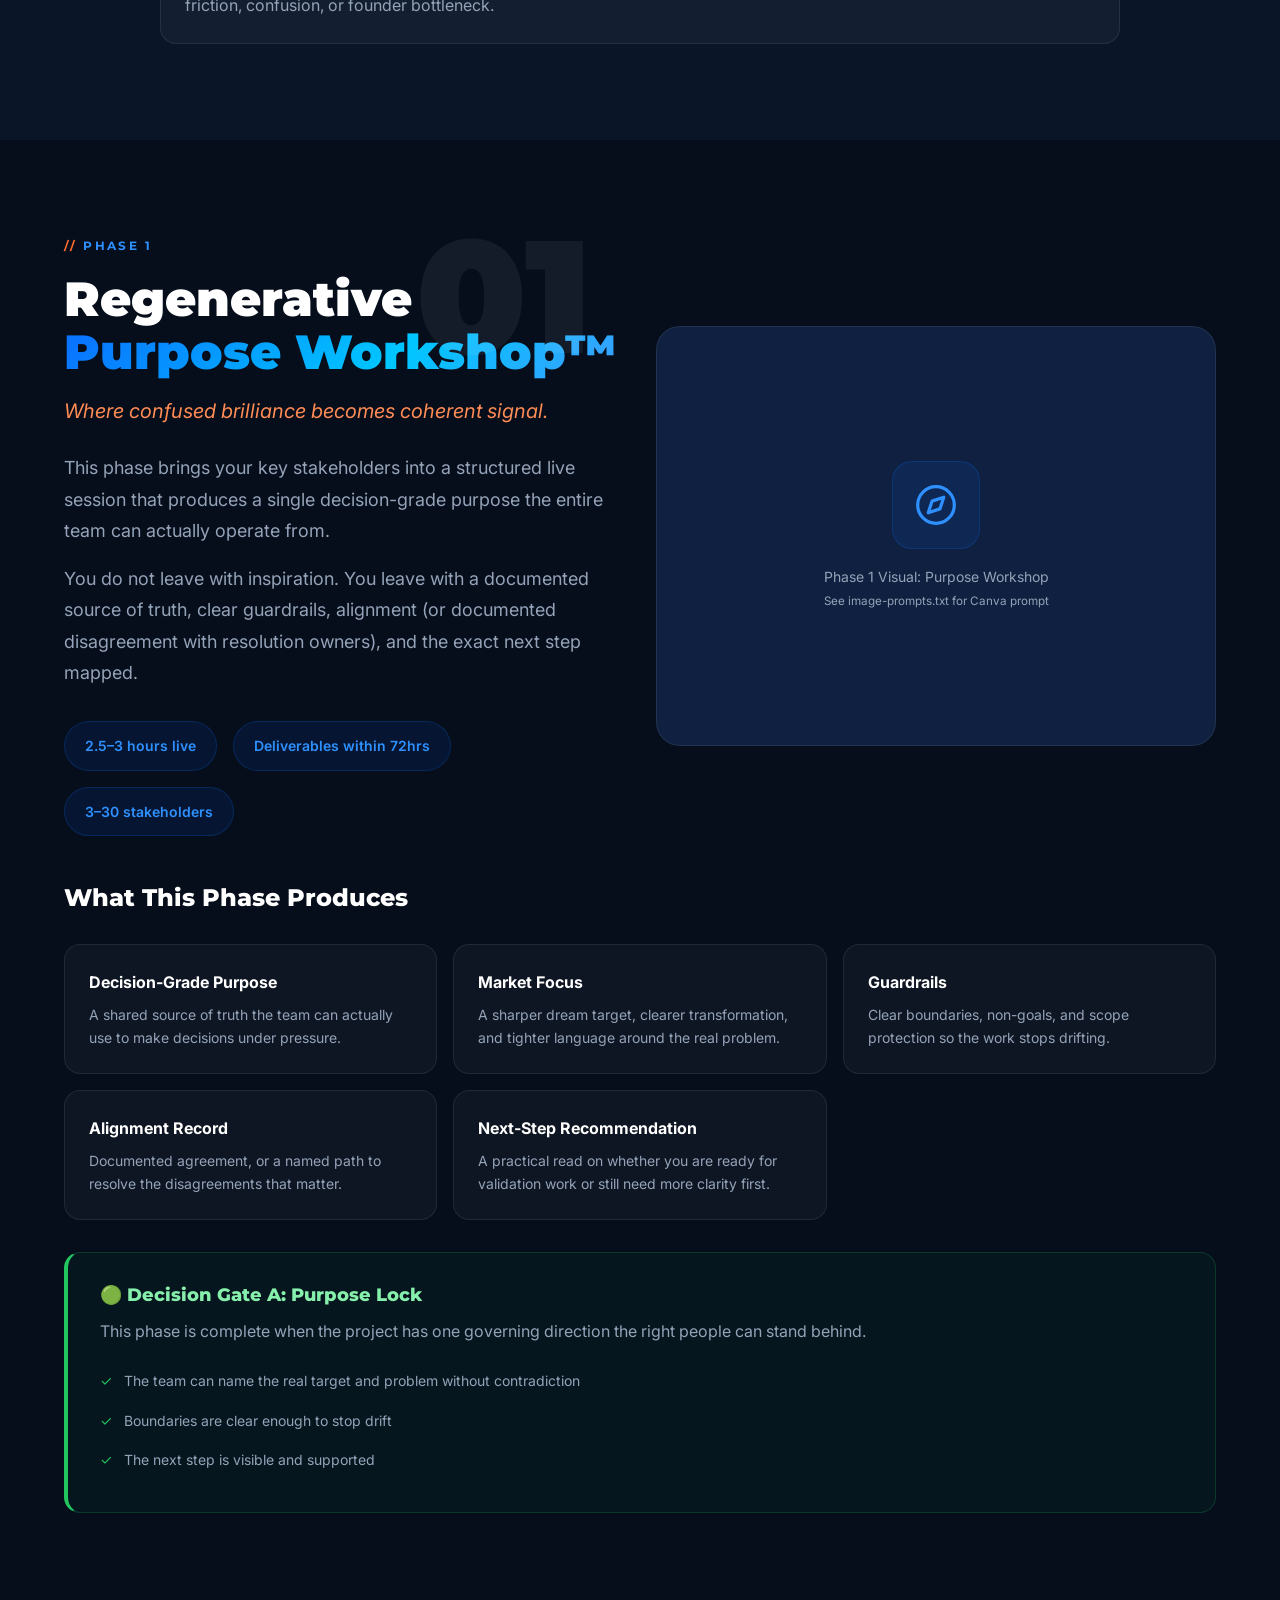
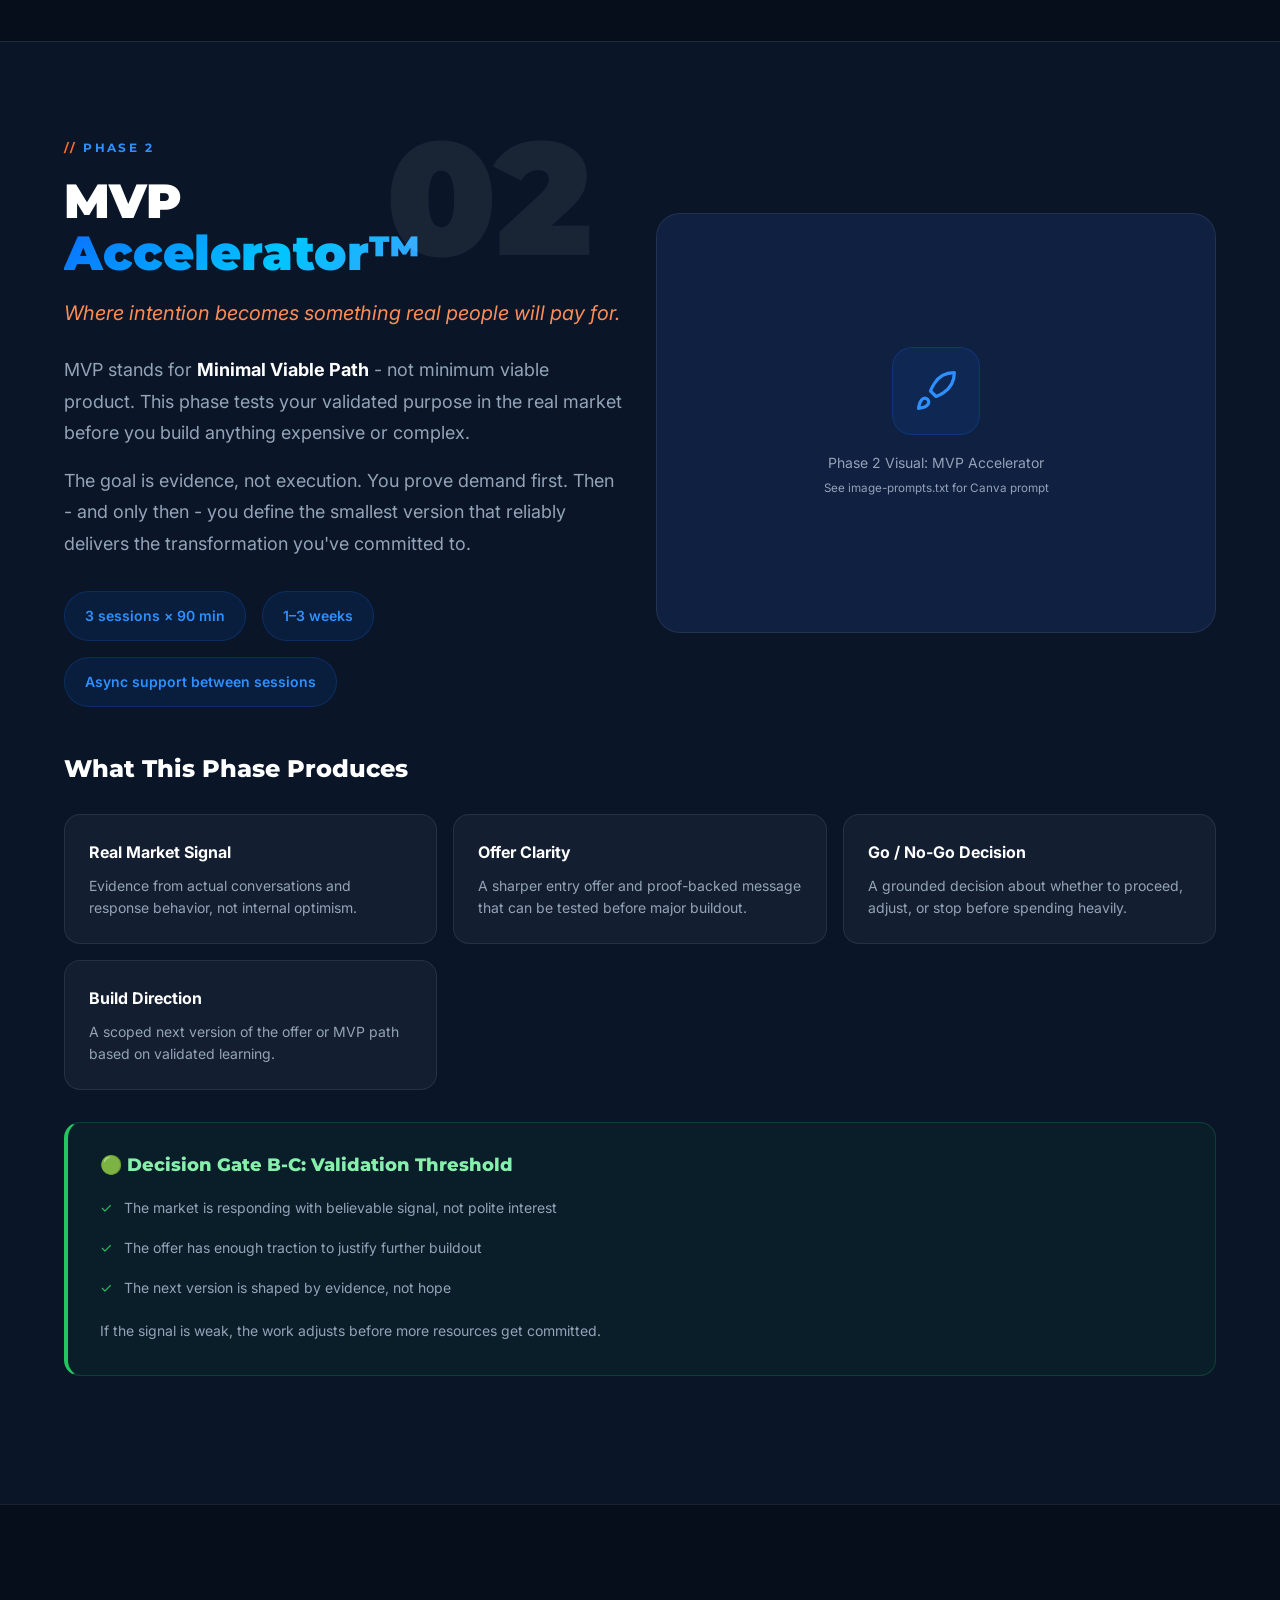
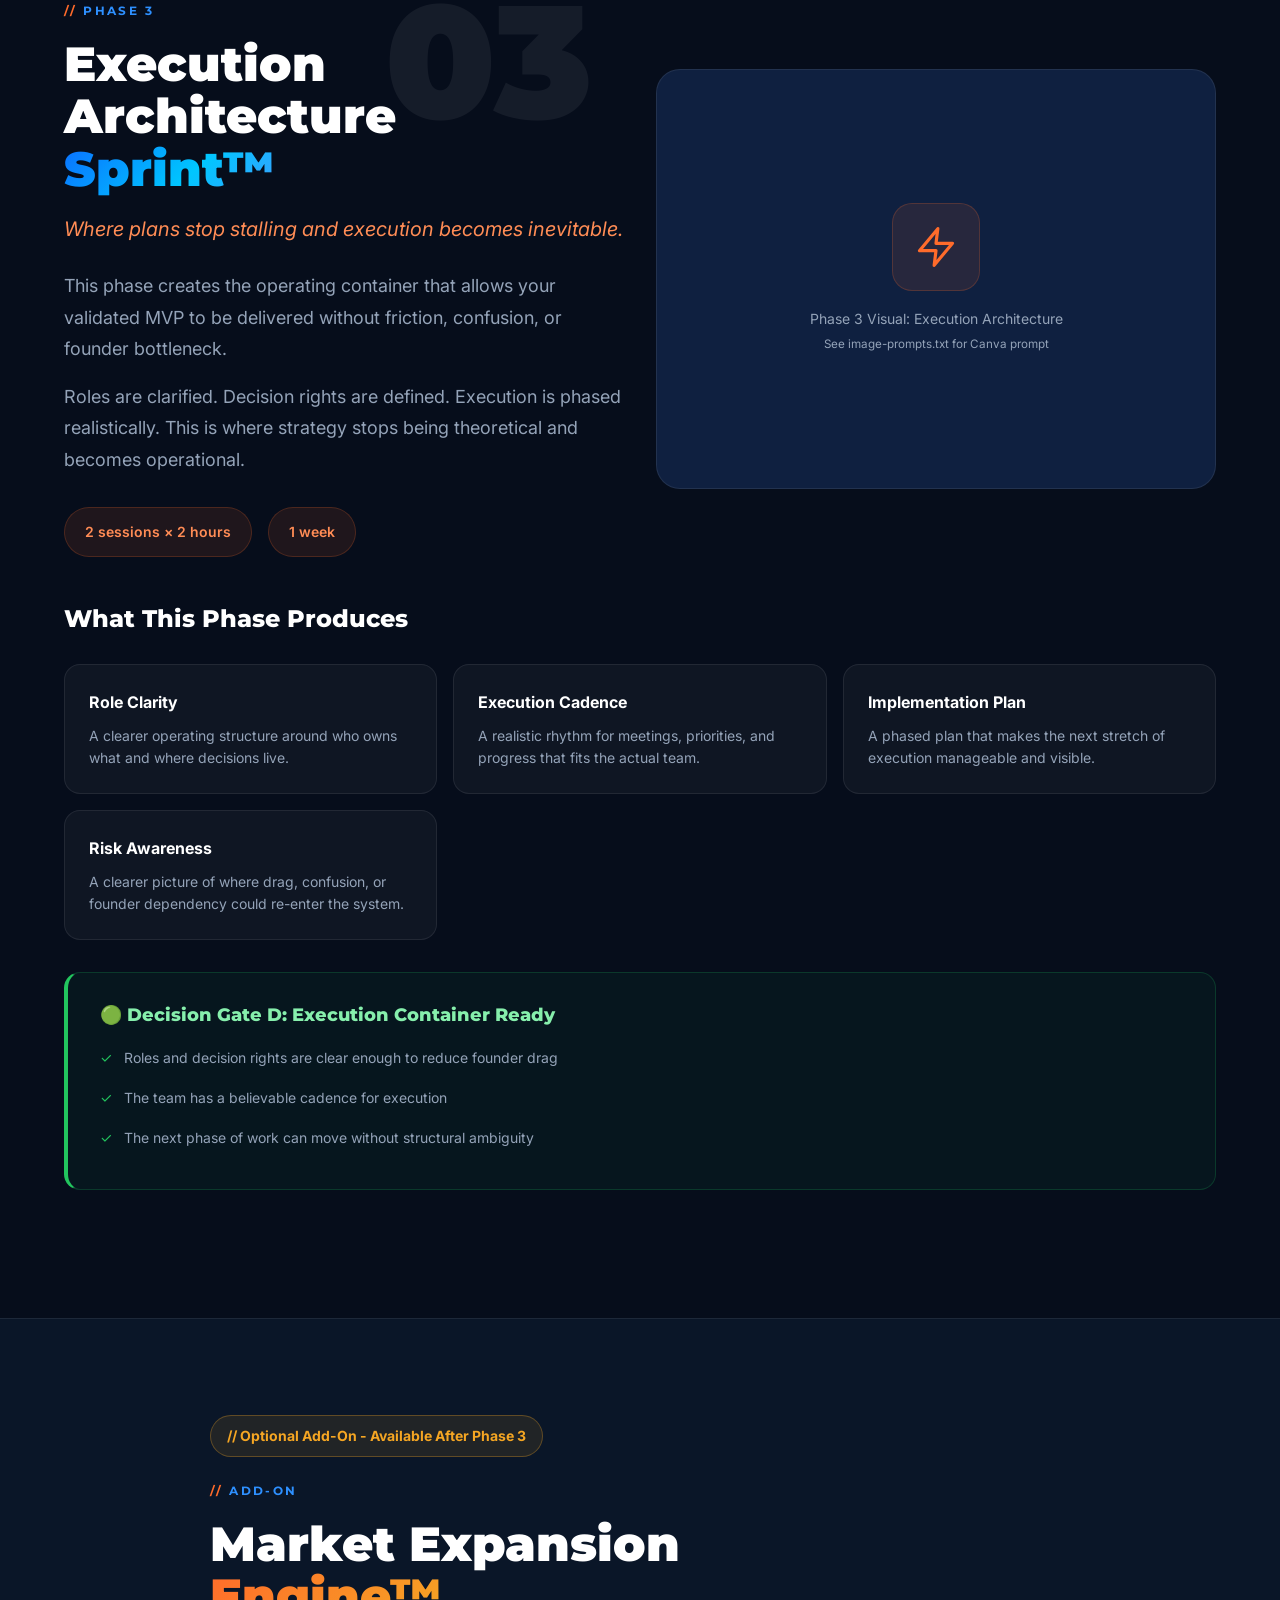
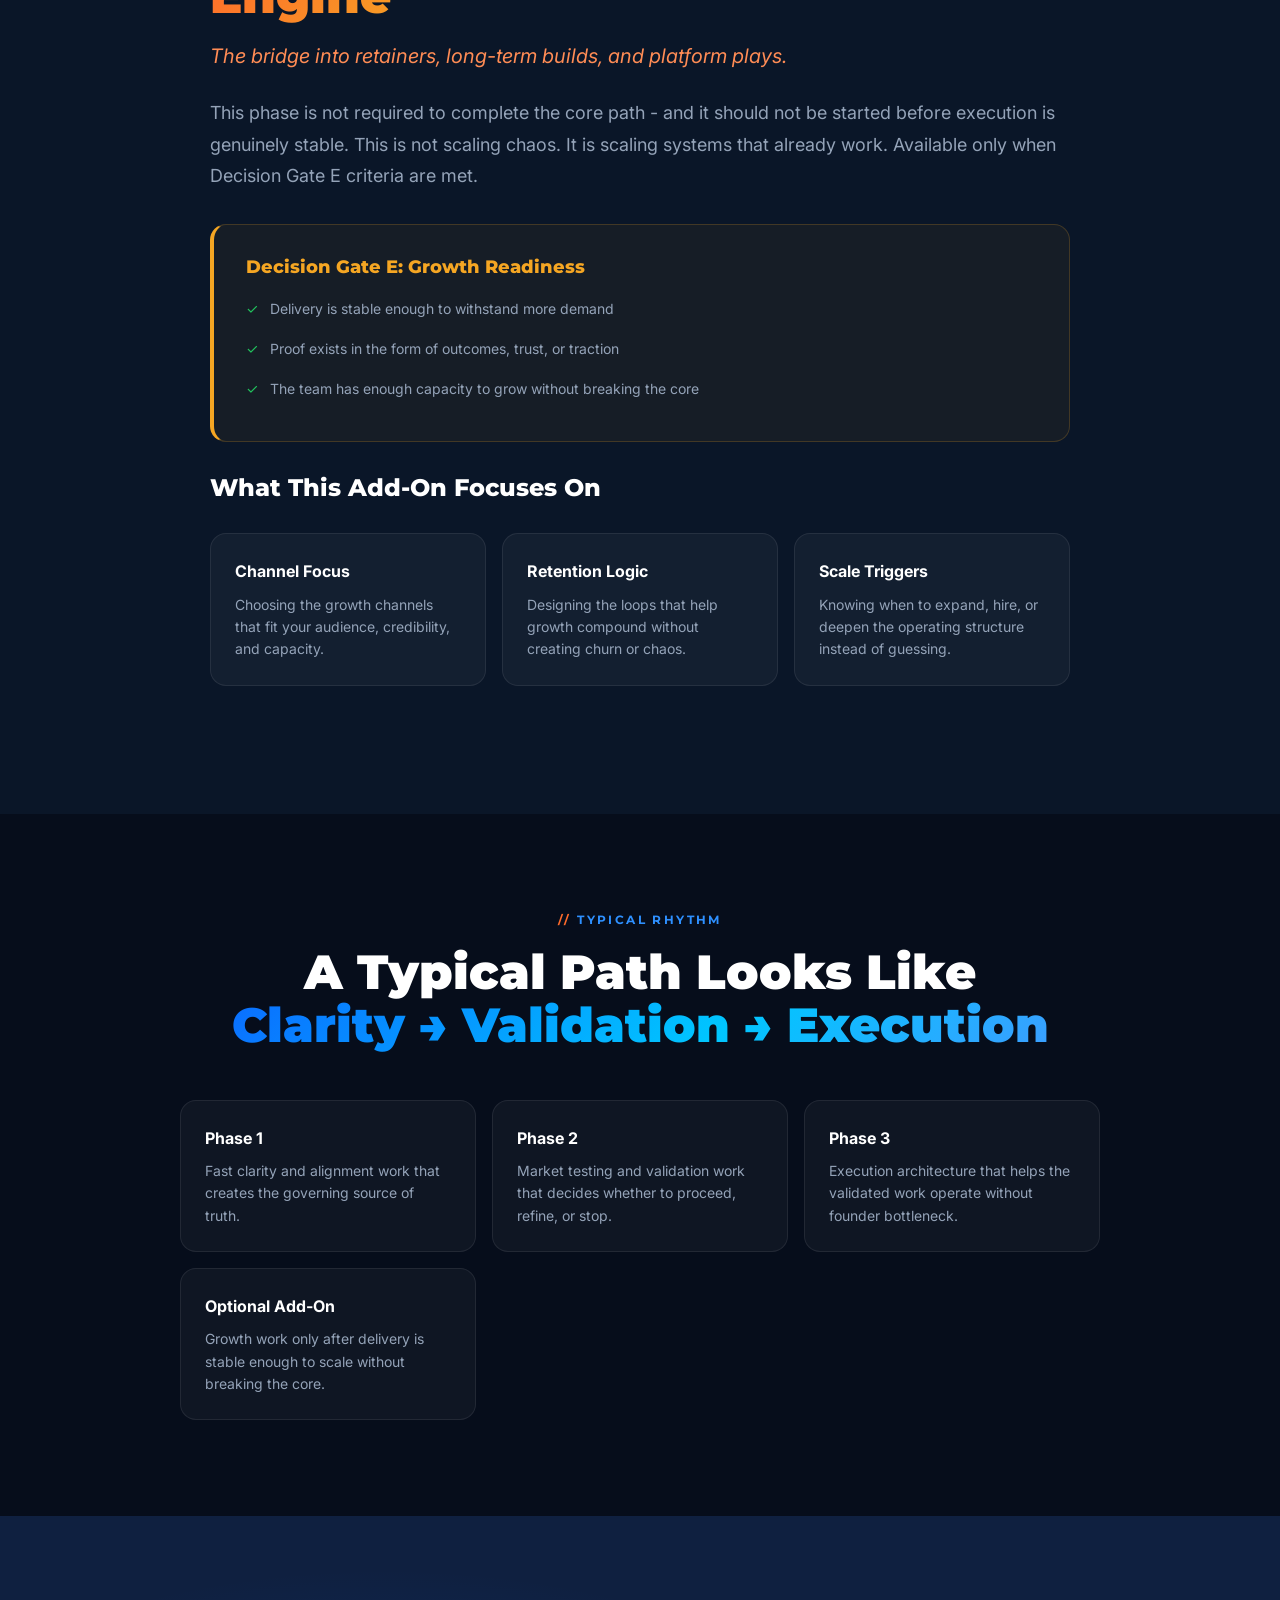
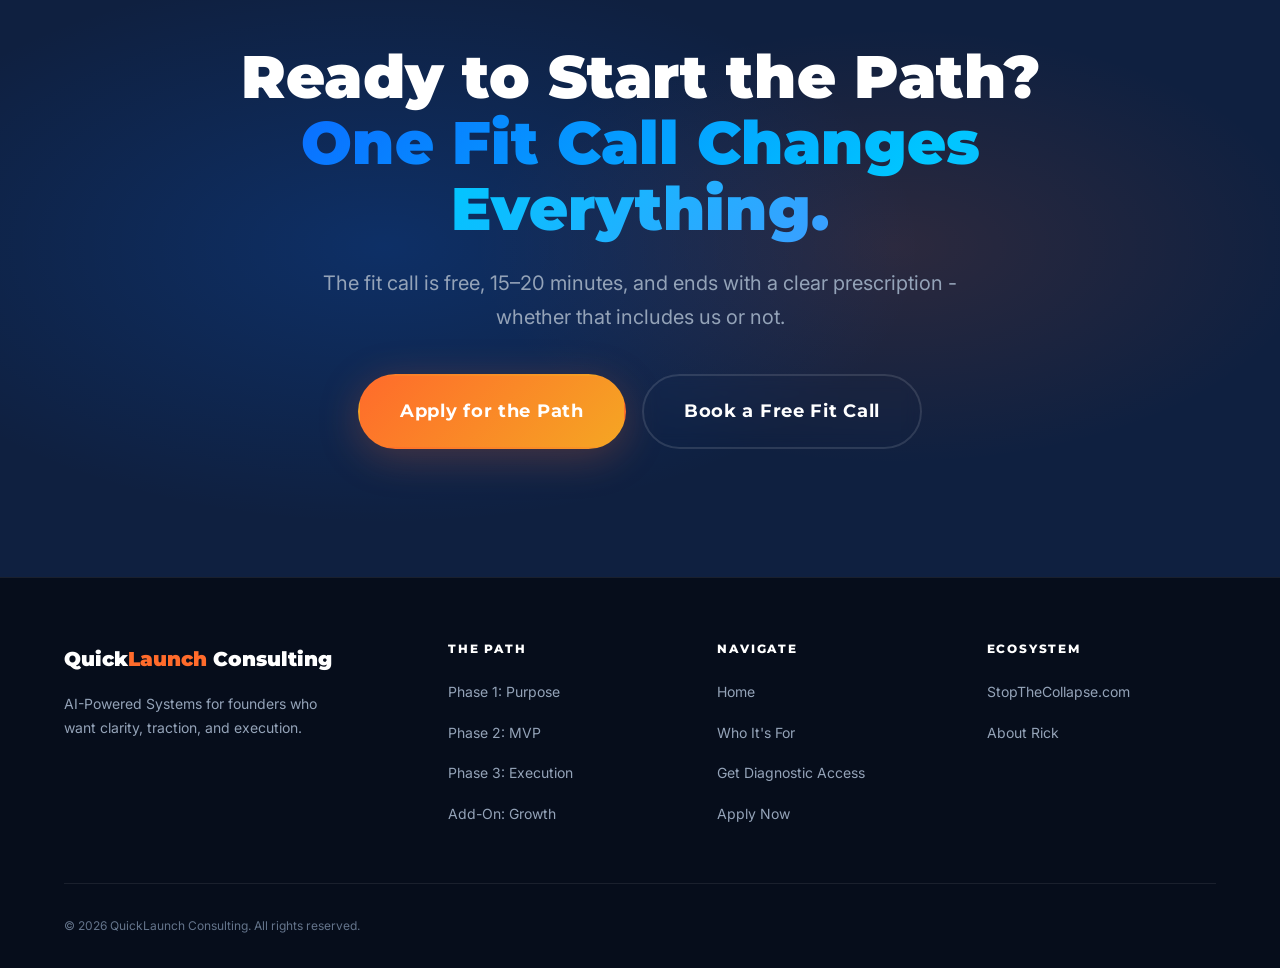
<file: the-path.html>
﻿<!DOCTYPE html>
<html lang="en">
<head>
  <meta charset="UTF-8">
  <meta name="viewport" content="width=device-width, initial-scale=1.0">
  <title>Startup Consulting Process for Founders | QuickLaunch Path</title>
  <meta name="description" content="See how the QuickLaunch Path moves from clarity to validation to execution so founders reduce waste before overbuild and stalled momentum compound.">
  <meta name="keywords" content="startup consulting process, founder advisor process, startup consultant framework, MVP validation process, execution architecture, startup consulting deliverables, QuickLaunch Path">
  <meta name="robots" content="index, follow, max-image-preview:large, max-snippet:-1">
  <link rel="canonical" href="https://quicklaunchconsulting.com/the-path.html">
  <link rel="sitemap" type="application/xml" href="https://quicklaunchconsulting.com/sitemap.xml">
  <link rel="alternate" type="text/plain" href="https://quicklaunchconsulting.com/llms.txt" title="LLMs.txt">
  <!-- Open Graph -->
  <meta property="og:type" content="website">
  <meta property="og:site_name" content="QuickLaunch Consulting">
  <meta property="og:url" content="https://quicklaunchconsulting.com/the-path.html">
  <meta property="og:title" content="Startup Consulting Process for Founders | QuickLaunch Path">
  <meta property="og:description" content="Clarity, validation, execution, and decision gates that help founders stop wasting time and money before the build goes too far.">
  <meta property="og:image" content="https://quicklaunchconsulting.com/assets/images/quicklaunch-share-card.png">
  <meta property="og:image:alt" content="QuickLaunch Consulting - Startup Consulting Process Breakdown">
  <!-- Twitter / X Card -->
  <meta name="twitter:card" content="summary_large_image">
  <meta name="twitter:title" content="Startup Consulting Process for Founders | QuickLaunch Path">
  <meta name="twitter:description" content="See the QuickLaunch path for founders who need clarity, validation, and execution structure that survives reality.">
  <meta name="twitter:image" content="https://quicklaunchconsulting.com/assets/images/quicklaunch-share-card.png">
  <!-- Schema -->
  <script type="application/ld+json">
  {
    "@context": "https://schema.org",
    "@type": ["CollectionPage", "WebPage"],
    "name": "How the QuickLaunch Path Works",
    "url": "https://quicklaunchconsulting.com/the-path.html",
    "description": "An overview of the QuickLaunch Regenerative Systems Path, including clarity, validation, execution, and expansion phases.",
    "isPartOf": {"@type": "WebSite", "url": "https://quicklaunchconsulting.com", "name": "QuickLaunch Consulting"},
    "breadcrumb": {
      "@type": "BreadcrumbList",
      "itemListElement": [
        {"@type": "ListItem", "position": 1, "name": "Home", "item": "https://quicklaunchconsulting.com"},
        {"@type": "ListItem", "position": 2, "name": "The Path", "item": "https://quicklaunchconsulting.com/the-path.html"}
      ]
    },
    "mainEntity": {
      "@type": "ItemList",
      "name": "QuickLaunch Regenerative Systems Path Overview",
      "itemListElement": [
        {
          "@type": "ListItem", "position": 1,
          "item": {
            "@type": "Service",
            "name": "Phase 1: Regenerative Purpose Workshop",
            "description": "A purpose and alignment phase that creates a governing source of truth, clear market focus, and the next decision-ready step.",
            "provider": {"@type": "Organization", "name": "QuickLaunch Consulting", "url": "https://quicklaunchconsulting.com"}
          }
        },
        {
          "@type": "ListItem", "position": 2,
          "item": {
            "@type": "Service",
            "name": "Phase 2: MVP Accelerator",
            "description": "A validation phase that tests demand in the real market and decides whether to proceed, adjust, or stop before expensive buildout.",
            "provider": {"@type": "Organization", "name": "QuickLaunch Consulting", "url": "https://quicklaunchconsulting.com"}
          }
        },
        {
          "@type": "ListItem", "position": 3,
          "item": {
            "@type": "Service",
            "name": "Phase 3: Execution Architecture Sprint",
            "description": "An execution phase that installs roles, decision rights, cadence, and a practical implementation container.",
            "provider": {"@type": "Organization", "name": "QuickLaunch Consulting", "url": "https://quicklaunchconsulting.com"}
          }
        }
      ]
    }
  }
  </script>
  <link rel="preconnect" href="https://fonts.googleapis.com">
  <link rel="preconnect" href="https://fonts.gstatic.com" crossorigin>
  <link href="https://fonts.googleapis.com/css2?family=Montserrat:ital,wght@0,400;0,600;0,700;0,800;0,900;1,700&family=Inter:wght@400;500;600;700&display=swap" rel="stylesheet">
  <link rel="icon" type="image/png" href="assets/images/quicklaunch-icon.png">
  <link rel="apple-touch-icon" href="assets/images/quicklaunch-icon.png">
  <link rel="stylesheet" href="assets/css/style.css">
  <style>
    /* Page-specific styles */
    .path-hero {
      padding: 140px 0 var(--sp-20);
      position: relative; overflow: hidden;
      background:
        radial-gradient(ellipse 70% 60% at 20% 40%, rgba(10,110,255,0.18) 0%, transparent 55%),
        radial-gradient(ellipse 60% 50% at 80% 60%, rgba(255,107,43,0.1) 0%, transparent 50%),
        var(--navy);
    }
    .path-hero-grid {
      position: absolute; inset: 0; pointer-events: none;
      background-image:
        linear-gradient(rgba(255,255,255,0.02) 1px, transparent 1px),
        linear-gradient(90deg, rgba(255,255,255,0.02) 1px, transparent 1px);
      background-size: 60px 60px;
      mask-image: radial-gradient(ellipse 100% 100% at 50% 50%, black 0%, transparent 75%);
    }
    .phase-detail {
      padding: var(--sp-24) 0;
      scroll-margin-top: 80px;
    }
    .phase-detail + .phase-detail {
      border-top: 1px solid var(--border);
    }
    .phase-detail-header {
      display: grid;
      grid-template-columns: 1fr;
      gap: var(--sp-8);
      margin-bottom: var(--sp-12);
    }
    @media (min-width: 1024px) {
      .phase-detail-header { grid-template-columns: 1fr 1fr; align-items: center; }
    }
    .phase-big-num {
      font-family: var(--font-h);
      font-size: clamp(5rem, 15vw, 10rem);
      font-weight: 900; line-height: 1;
      opacity: 0.06;
      position: absolute;
      top: -20px; right: var(--sp-8);
      pointer-events: none;
    }
    .phase-detail-left { position: relative; }
    .phase-detail-visual {
      border-radius: var(--r-lg);
      overflow: hidden;
      aspect-ratio: 4/3;
      background: var(--navy-3);
      border: 1px solid var(--border);
      display: flex; align-items: center; justify-content: center;
      flex-direction: column; gap: var(--sp-4);
    }
    .phase-visual-icon {
      width: 88px; height: 88px;
      display: flex; align-items: center; justify-content: center;
      background: rgba(10,110,255,0.1); border: 1px solid rgba(10,110,255,0.2);
      border-radius: 20px; color: var(--blue-2);
    }
    .phase-detail-visual p { color: var(--muted); font-size: var(--text-sm); text-align: center; padding: 0 var(--sp-6); }
    .deliverables-grid {
      display: grid;
      grid-template-columns: 1fr;
      gap: var(--sp-4);
      margin: var(--sp-8) 0;
    }
    @media (min-width: 640px) { .deliverables-grid { grid-template-columns: 1fr 1fr; } }
    @media (min-width: 1024px) { .deliverables-grid { grid-template-columns: repeat(3, 1fr); } }
    .deliverable-card {
      padding: var(--sp-6);
      background: var(--glass);
      border: 1px solid var(--border);
      border-radius: var(--r-md);
      transition: var(--t-base);
    }
    .deliverable-card:hover {
      background: var(--glass-2);
      border-color: rgba(10,110,255,0.2);
      transform: translateY(-3px);
    }
    .deliverable-card strong {
      display: block; margin-bottom: var(--sp-2);
      font-size: var(--text-base);
    }
    .deliverable-card p {
      color: var(--muted); font-size: var(--text-sm); line-height: 1.6;
    }
    .session-block {
      padding: var(--sp-8);
      background: var(--glass);
      border: 1px solid var(--border);
      border-radius: var(--r-lg);
      margin-bottom: var(--sp-6);
    }
    .session-block-header {
      display: flex; align-items: center; gap: var(--sp-4);
      margin-bottom: var(--sp-4);
    }
    .session-num {
      width: 40px; height: 40px; border-radius: 50%;
      background: var(--grad-blue);
      display: flex; align-items: center; justify-content: center;
      font-family: var(--font-h); font-size: var(--text-sm); font-weight: 800;
      flex-shrink: 0;
    }
    .session-block h4 { font-size: var(--text-lg); font-weight: 800; }
    .session-block .duration {
      font-size: var(--text-xs); color: var(--muted); margin-bottom: var(--sp-4);
      padding: var(--sp-1) var(--sp-3);
      background: rgba(255,255,255,0.05);
      border-radius: var(--r-pill); display: inline-block;
    }
    .session-outputs {
      display: flex; flex-wrap: wrap; gap: var(--sp-2); margin-top: var(--sp-4);
    }
    .session-output-chip {
      padding: var(--sp-2) var(--sp-3);
      background: rgba(10,110,255,0.1); border: 1px solid rgba(10,110,255,0.2);
      border-radius: var(--r-pill); font-size: var(--text-xs); color: var(--blue-2); font-weight: 600;
    }
    .evidence-window {
      padding: var(--sp-8);
      background: rgba(245,166,35,0.06);
      border: 1px solid rgba(245,166,35,0.2);
      border-radius: var(--r-lg);
      margin-bottom: var(--sp-6);
    }
    .evidence-window h4 {
      color: var(--gold); font-size: var(--text-lg); margin-bottom: var(--sp-2);
    }
    .evidence-window p { color: var(--muted); font-size: var(--text-sm); line-height: 1.7; }
    .decision-gate-box {
      padding: var(--sp-8);
      background: rgba(34,197,94,0.05);
      border: 1px solid rgba(34,197,94,0.2);
      border-left: 4px solid var(--green);
      border-radius: var(--r-md);
      margin: var(--sp-8) 0;
    }
    .decision-gate-box h4 { color: #86EFAC; font-size: var(--text-lg); margin-bottom: var(--sp-3); }
    .decision-gate-box ul { list-style: none; }
    .decision-gate-box ul li {
      display: flex; align-items: flex-start; gap: var(--sp-3);
      padding: var(--sp-2) 0; color: var(--muted); font-size: var(--text-sm);
    }
    .decision-gate-box ul li::before { content: '✓'; color: var(--green); flex-shrink: 0; }
    .toc-bar {
      display: flex; gap: var(--sp-3); flex-wrap: wrap;
      padding: var(--sp-4) 0; border-bottom: 1px solid var(--border);
      margin-bottom: var(--sp-8);
    }
    .toc-link {
      padding: var(--sp-2) var(--sp-4);
      background: var(--glass); border: 1px solid var(--border);
      border-radius: var(--r-pill); font-size: var(--text-sm); font-weight: 600;
      color: var(--muted); transition: var(--t-fast);
    }
    .toc-link:hover { color: var(--white); border-color: var(--border-2); }
    .toc-link.active { background: rgba(10,110,255,0.1); border-color: rgba(10,110,255,0.3); color: var(--blue-2); }
    @media (max-width: 639px) {
      .path-hero {
        padding: 118px 0 var(--sp-16);
      }
      .toc-bar {
        flex-wrap: nowrap;
        overflow-x: auto;
        padding-bottom: var(--sp-2);
        scrollbar-width: thin;
      }
      .toc-link,
      .toc-bar .btn {
        flex: 0 0 auto;
        white-space: nowrap;
      }
    }
  </style>
</head>
<body>

<div id="progress-bar"></div>

<nav id="nav" role="navigation" aria-label="Main navigation">
  <div class="nav-container">
    <a href="index.html" class="nav-logo" aria-label="QuickLaunch Home">
      <span class="nav-logo-wordmark">
        <span class="nav-logo-quick">Quick</span><span class="nav-logo-launch">Launch</span>
      </span>
      <span class="nav-logo-rocket" aria-hidden="true">🚀</span>
    </a>
    <div class="nav-links">
      <a href="index.html">Home</a>
      <a href="index.html#who">Who It's For</a>
      <a href="index.html#diagnostic-access">Get Diagnostic Access</a>
      <a href="apply.html#fit-call" class="btn btn-primary btn-sm">Book Fit Call</a>
    </div>
    <button class="nav-toggle" id="nav-toggle" aria-label="Toggle navigation" aria-expanded="false">
      <span></span><span></span><span></span>
    </button>
  </div>
</nav>
<div id="mobile-menu">
  <a href="index.html">Home</a>
  <a href="index.html#who">Who It's For</a>
  <a href="index.html#diagnostic-access">Get Diagnostic Access</a>
  <a href="apply.html#fit-call" class="btn btn-primary btn-lg">Book Fit Call</a>
</div>

<!-- HERO -->
<section class="path-hero" aria-label="The Path - Hero">
  <div class="path-hero-grid" aria-hidden="true"></div>
  <div class="container">
    <div style="max-width:860px">
      <div class="section-label reveal">The Full Breakdown</div>
      <h1 class="reveal reveal-delay-1" style="font-size:var(--text-6xl);font-weight:900;line-height:1.1;margin-bottom:var(--sp-6)">
        The QuickLaunch<br>
        <span class="text-gradient">Regenerative Systems Path™</span>
      </h1>
      <p class="reveal reveal-delay-2" style="font-size:var(--text-xl);color:var(--muted);max-width:680px;line-height:1.75;margin-bottom:var(--sp-8)">
        The sequence, the logic, and the gates that matter.
        This is not a menu of services - it is a deliberate sequence that
        addresses the specific failure points that cause most serious projects to stall or collapse.
      </p>
      <div class="reveal reveal-delay-2" style="margin-bottom:var(--sp-6);max-width:700px;padding:var(--sp-4) var(--sp-5);background:rgba(255,255,255,0.04);border:1px solid var(--border);border-radius:var(--r-md);color:var(--muted)">
        Prefer the short version first? Start with the
        <a href="index.html#diagnostic-access" style="color:var(--blue-2);font-weight:700">diagnostic access form</a>
        or
        <a href="apply.html#fit-call" style="color:var(--white);font-weight:700">request a fit call</a>
        and come back here once you want the full implementation detail.
      </div>
      <div class="toc-bar reveal reveal-delay-3" role="navigation" aria-label="Page sections">
        <a href="#phase1" class="toc-link">Phase 1: Purpose</a>
        <a href="#phase2" class="toc-link">Phase 2: MVP</a>
        <a href="#phase3" class="toc-link">Phase 3: Execution</a>
        <a href="#phase4" class="toc-link">Add-On: Growth</a>
        <a href="#timeline" class="toc-link">Typical Rhythm</a>
        <a href="apply.html#apply-path" class="btn btn-primary btn-sm">Apply Now</a>
      </div>
    </div>
  </div>
</section>

<!-- HOW THE PATH WORKS -->
<section class="section section--dark-2" aria-labelledby="how-heading">
  <div class="container">
    <div class="text-center reveal" style="margin-bottom:var(--sp-10)">
      <div class="section-label">The Logic</div>
      <h2 class="section-h2" id="how-heading">
        Why the Sequence <span class="text-gradient">Matters</span>
      </h2>
    </div>
    <div style="display:grid;grid-template-columns:1fr;gap:var(--sp-4);max-width:960px;margin:0 auto">
      <div style="display:grid;grid-template-columns:1fr;gap:var(--sp-4)" class="reveal">
        <div style="padding:var(--sp-6);background:var(--glass);border:1px solid var(--border);border-radius:var(--r-md)">
          <strong style="color:var(--orange);display:block;margin-bottom:var(--sp-2)">Why Phase 1 must come first:</strong>
          <p style="color:var(--muted)">Most projects fail not because the idea is wrong but because the purpose is vague. Without a decision-grade purpose, every downstream decision is contested. You can't validate an offer you haven't clearly defined. You can't build a team structure around a mission nobody agrees on.</p>
        </div>
        <div style="padding:var(--sp-6);background:var(--glass);border:1px solid var(--border);border-radius:var(--r-md)">
          <strong style="color:var(--orange);display:block;margin-bottom:var(--sp-2)">Why Phase 2 must come before building:</strong>
          <p style="color:var(--muted)">The most expensive mistake in any project is building before proving. Phase 2 proves demand with actual market evidence - not surveys, not assumptions, not enthusiasm. Real conversations. Real presale signals. Real go/no-go decisions backed by data.</p>
        </div>
        <div style="padding:var(--sp-6);background:var(--glass);border:1px solid var(--border);border-radius:var(--r-md)">
          <strong style="color:var(--orange);display:block;margin-bottom:var(--sp-2)">Why Phase 3 determines whether anything gets delivered:</strong>
          <p style="color:var(--muted)">Most projects have a purpose and a validated idea but no operating container to execute from. Phase 3 installs the structure - roles, decision rights, and phased plans - that allows the validated MVP to be built and delivered without friction, confusion, or founder bottleneck.</p>
        </div>
      </div>
    </div>
  </div>
</section>

<!-- ═══ PHASE 1 ═══ -->
<section class="phase-detail section--dark" id="phase1" aria-labelledby="phase1-heading">
  <div class="container">
    <div class="phase-detail-header">
      <div class="phase-detail-left reveal-left">
        <div class="phase-big-num" aria-hidden="true">01</div>
        <div class="section-label">Phase 1</div>
        <h2 id="phase1-heading" style="font-size:var(--text-5xl);font-weight:900;line-height:1.1;margin-bottom:var(--sp-4)">
          Regenerative<br>
          <span class="text-gradient">Purpose Workshop™</span>
        </h2>
        <p style="font-size:var(--text-xl);color:var(--orange-2);font-style:italic;margin-bottom:var(--sp-6)">
          Where confused brilliance becomes coherent signal.
        </p>
        <p style="color:var(--muted);font-size:var(--text-lg);line-height:1.75;margin-bottom:var(--sp-4)">
          This phase brings your key stakeholders into a structured live session that produces
          a single decision-grade purpose the entire team can actually operate from.
        </p>
        <p style="color:var(--muted);font-size:var(--text-lg);line-height:1.75;margin-bottom:var(--sp-8)">
          You do not leave with inspiration. You leave with a documented source of truth,
          clear guardrails, alignment (or documented disagreement with resolution owners),
          and the exact next step mapped.
        </p>
        <div style="display:flex;gap:var(--sp-4);flex-wrap:wrap">
          <div style="padding:var(--sp-3) var(--sp-5);background:rgba(10,110,255,0.1);border:1px solid rgba(10,110,255,0.2);border-radius:var(--r-pill);font-size:var(--text-sm);font-weight:600;color:var(--blue-2)">
            2.5–3 hours live
          </div>
          <div style="padding:var(--sp-3) var(--sp-5);background:rgba(10,110,255,0.1);border:1px solid rgba(10,110,255,0.2);border-radius:var(--r-pill);font-size:var(--text-sm);font-weight:600;color:var(--blue-2)">
            Deliverables within 72hrs
          </div>
          <div style="padding:var(--sp-3) var(--sp-5);background:rgba(10,110,255,0.1);border:1px solid rgba(10,110,255,0.2);border-radius:var(--r-pill);font-size:var(--text-sm);font-weight:600;color:var(--blue-2)">
            3–30 stakeholders
          </div>
        </div>
      </div>
      <div class="reveal-right">
        <div class="phase-detail-visual">
          <div class="phase-visual-icon"><svg width="44" height="44" viewBox="0 0 24 24" fill="none" stroke="currentColor" stroke-width="1.75" stroke-linecap="round" stroke-linejoin="round"><circle cx="12" cy="12" r="10"/><polygon points="16.24 7.76 14.12 14.12 7.76 16.24 9.88 9.88 16.24 7.76"/></svg></div>
          <p>Phase 1 Visual: Purpose Workshop<br><small>See image-prompts.txt for Canva prompt</small></p>
        </div>
      </div>
    </div>

    <div class="reveal">
      <h3 style="font-size:var(--text-2xl);font-weight:800;margin-bottom:var(--sp-6)">What This Phase Produces</h3>
      <div class="deliverables-grid">
        <div class="deliverable-card">
          <strong>Decision-Grade Purpose</strong>
          <p>A shared source of truth the team can actually use to make decisions under pressure.</p>
        </div>
        <div class="deliverable-card">
          <strong>Market Focus</strong>
          <p>A sharper dream target, clearer transformation, and tighter language around the real problem.</p>
        </div>
        <div class="deliverable-card">
          <strong>Guardrails</strong>
          <p>Clear boundaries, non-goals, and scope protection so the work stops drifting.</p>
        </div>
        <div class="deliverable-card">
          <strong>Alignment Record</strong>
          <p>Documented agreement, or a named path to resolve the disagreements that matter.</p>
        </div>
        <div class="deliverable-card">
          <strong>Next-Step Recommendation</strong>
          <p>A practical read on whether you are ready for validation work or still need more clarity first.</p>
        </div>
      </div>
    </div>

    <div class="decision-gate-box reveal">
      <h4>🟢 Decision Gate A: Purpose Lock</h4>
      <p style="color:var(--muted);margin-bottom:var(--sp-4)">This phase is complete when the project has one governing direction the right people can stand behind.</p>
      <ul>
        <li>The team can name the real target and problem without contradiction</li>
        <li>Boundaries are clear enough to stop drift</li>
        <li>The next step is visible and supported</li>
      </ul>
    </div>
  </div>
</section>

<!-- ═══ PHASE 2 ═══ -->
<section class="phase-detail section--dark-2" id="phase2" aria-labelledby="phase2-heading">
  <div class="container">
    <div class="phase-detail-header">
      <div class="phase-detail-left reveal-left">
        <div class="phase-big-num" aria-hidden="true">02</div>
        <div class="section-label">Phase 2</div>
        <h2 id="phase2-heading" style="font-size:var(--text-5xl);font-weight:900;line-height:1.1;margin-bottom:var(--sp-4)">
          MVP<br>
          <span class="text-gradient">Accelerator™</span>
        </h2>
        <p style="font-size:var(--text-xl);color:var(--orange-2);font-style:italic;margin-bottom:var(--sp-6)">
          Where intention becomes something real people will pay for.
        </p>
        <p style="color:var(--muted);font-size:var(--text-lg);line-height:1.75;margin-bottom:var(--sp-4)">
          MVP stands for <strong style="color:var(--white)">Minimal Viable Path</strong> - not minimum viable product.
          This phase tests your validated purpose in the real market before you build anything expensive or complex.
        </p>
        <p style="color:var(--muted);font-size:var(--text-lg);line-height:1.75;margin-bottom:var(--sp-8)">
          The goal is evidence, not execution. You prove demand first.
          Then - and only then - you define the smallest version that reliably
          delivers the transformation you've committed to.
        </p>
        <div style="display:flex;gap:var(--sp-4);flex-wrap:wrap">
          <div style="padding:var(--sp-3) var(--sp-5);background:rgba(10,110,255,0.1);border:1px solid rgba(10,110,255,0.2);border-radius:var(--r-pill);font-size:var(--text-sm);font-weight:600;color:var(--blue-2)">
            3 sessions × 90 min
          </div>
          <div style="padding:var(--sp-3) var(--sp-5);background:rgba(10,110,255,0.1);border:1px solid rgba(10,110,255,0.2);border-radius:var(--r-pill);font-size:var(--text-sm);font-weight:600;color:var(--blue-2)">
            1–3 weeks
          </div>
          <div style="padding:var(--sp-3) var(--sp-5);background:rgba(10,110,255,0.1);border:1px solid rgba(10,110,255,0.2);border-radius:var(--r-pill);font-size:var(--text-sm);font-weight:600;color:var(--blue-2)">
            Async support between sessions
          </div>
        </div>
      </div>
      <div class="reveal-right">
        <div class="phase-detail-visual">
          <div class="phase-visual-icon"><svg width="44" height="44" viewBox="0 0 24 24" fill="none" stroke="currentColor" stroke-width="1.75" stroke-linecap="round" stroke-linejoin="round"><path d="M4.5 16.5c-1.5 1.26-2 5-2 5s3.74-.5 5-2c.71-.84.7-2.13-.09-2.91a2.18 2.18 0 0 0-2.91-.09z"/><path d="m12 15-3-3a22 22 0 0 1 2-3.95A12.88 12.88 0 0 1 22 2c0 2.72-.78 7.5-6 11a22.35 22.35 0 0 1-4 2z"/></svg></div>
          <p>Phase 2 Visual: MVP Accelerator<br><small>See image-prompts.txt for Canva prompt</small></p>
        </div>
      </div>
    </div>

    <div class="reveal">
      <h3 style="font-size:var(--text-2xl);font-weight:800;margin-bottom:var(--sp-6)">What This Phase Produces</h3>
      <div class="deliverables-grid">
        <div class="deliverable-card">
          <strong>Real Market Signal</strong>
          <p>Evidence from actual conversations and response behavior, not internal optimism.</p>
        </div>
        <div class="deliverable-card">
          <strong>Offer Clarity</strong>
          <p>A sharper entry offer and proof-backed message that can be tested before major buildout.</p>
        </div>
        <div class="deliverable-card">
          <strong>Go / No-Go Decision</strong>
          <p>A grounded decision about whether to proceed, adjust, or stop before spending heavily.</p>
        </div>
        <div class="deliverable-card">
          <strong>Build Direction</strong>
          <p>A scoped next version of the offer or MVP path based on validated learning.</p>
        </div>
      </div>
    </div>

    <div class="decision-gate-box">
      <h4>🟢 Decision Gate B-C: Validation Threshold</h4>
      <ul>
        <li>The market is responding with believable signal, not polite interest</li>
        <li>The offer has enough traction to justify further buildout</li>
        <li>The next version is shaped by evidence, not hope</li>
      </ul>
      <p style="color:var(--muted);margin-top:var(--sp-3);font-size:var(--text-sm)">
        If the signal is weak, the work adjusts before more resources get committed.
      </p>
    </div>
  </div>
</section>

<!-- ═══ PHASE 3 ═══ -->
<section class="phase-detail section--dark" id="phase3" aria-labelledby="phase3-heading">
  <div class="container">
    <div class="phase-detail-header">
      <div class="phase-detail-left reveal-left">
        <div class="phase-big-num" aria-hidden="true">03</div>
        <div class="section-label">Phase 3</div>
        <h2 id="phase3-heading" style="font-size:var(--text-5xl);font-weight:900;line-height:1.1;margin-bottom:var(--sp-4)">
          Execution Architecture<br>
          <span class="text-gradient">Sprint™</span>
        </h2>
        <p style="font-size:var(--text-xl);color:var(--orange-2);font-style:italic;margin-bottom:var(--sp-6)">
          Where plans stop stalling and execution becomes inevitable.
        </p>
        <p style="color:var(--muted);font-size:var(--text-lg);line-height:1.75;margin-bottom:var(--sp-4)">
          This phase creates the operating container that allows your validated MVP to be
          delivered without friction, confusion, or founder bottleneck.
        </p>
        <p style="color:var(--muted);font-size:var(--text-lg);line-height:1.75;margin-bottom:var(--sp-8)">
          Roles are clarified. Decision rights are defined. Execution is phased realistically.
          This is where strategy stops being theoretical and becomes operational.
        </p>
        <div style="display:flex;gap:var(--sp-4);flex-wrap:wrap">
          <div style="padding:var(--sp-3) var(--sp-5);background:rgba(255,107,43,0.1);border:1px solid rgba(255,107,43,0.2);border-radius:var(--r-pill);font-size:var(--text-sm);font-weight:600;color:var(--orange-2)">
            2 sessions × 2 hours
          </div>
          <div style="padding:var(--sp-3) var(--sp-5);background:rgba(255,107,43,0.1);border:1px solid rgba(255,107,43,0.2);border-radius:var(--r-pill);font-size:var(--text-sm);font-weight:600;color:var(--orange-2)">
            1 week
          </div>
        </div>
      </div>
      <div class="reveal-right">
        <div class="phase-detail-visual">
          <div class="phase-visual-icon" style="background:rgba(255,107,43,0.1);border-color:rgba(255,107,43,0.2);color:var(--orange)"><svg width="44" height="44" viewBox="0 0 24 24" fill="none" stroke="currentColor" stroke-width="1.75" stroke-linecap="round" stroke-linejoin="round"><polygon points="13 2 3 14 12 14 11 22 21 10 12 10 13 2"/></svg></div>
          <p>Phase 3 Visual: Execution Architecture<br><small>See image-prompts.txt for Canva prompt</small></p>
        </div>
      </div>
    </div>

    <div class="reveal">
      <h3 style="font-size:var(--text-2xl);font-weight:800;margin-bottom:var(--sp-6)">What This Phase Produces</h3>
      <div class="deliverables-grid">
        <div class="deliverable-card">
          <strong>Role Clarity</strong>
          <p>A clearer operating structure around who owns what and where decisions live.</p>
        </div>
        <div class="deliverable-card">
          <strong>Execution Cadence</strong>
          <p>A realistic rhythm for meetings, priorities, and progress that fits the actual team.</p>
        </div>
        <div class="deliverable-card">
          <strong>Implementation Plan</strong>
          <p>A phased plan that makes the next stretch of execution manageable and visible.</p>
        </div>
        <div class="deliverable-card">
          <strong>Risk Awareness</strong>
          <p>A clearer picture of where drag, confusion, or founder dependency could re-enter the system.</p>
        </div>
      </div>
    </div>

    <div class="decision-gate-box">
      <h4>🟢 Decision Gate D: Execution Container Ready</h4>
      <ul>
        <li>Roles and decision rights are clear enough to reduce founder drag</li>
        <li>The team has a believable cadence for execution</li>
        <li>The next phase of work can move without structural ambiguity</li>
      </ul>
    </div>
  </div>
</section>

<!-- ═══ OPTIONAL ADD-ON ═══ -->
<section class="phase-detail section--dark-2" id="phase4" aria-labelledby="phase4-heading">
  <div class="container">
    <div style="max-width:860px;margin:0 auto">
      <div style="display:inline-flex;align-items:center;gap:var(--sp-2);padding:var(--sp-2) var(--sp-4);background:rgba(245,166,35,0.1);border:1px solid rgba(245,166,35,0.3);border-radius:var(--r-pill);font-size:var(--text-sm);font-weight:700;color:var(--gold);margin-bottom:var(--sp-6)" class="reveal">
        // Optional Add-On - Available After Phase 3
      </div>
      <div class="section-label reveal">Add-On</div>
      <h2 id="phase4-heading" class="reveal reveal-delay-1" style="font-size:var(--text-5xl);font-weight:900;line-height:1.1;margin-bottom:var(--sp-4)">
        Market Expansion<br>
        <span class="text-gradient-orange">Engine™</span>
      </h2>
      <p class="reveal reveal-delay-2" style="font-size:var(--text-xl);color:var(--orange-2);font-style:italic;margin-bottom:var(--sp-6)">
        The bridge into retainers, long-term builds, and platform plays.
      </p>
      <p class="reveal" style="color:var(--muted);font-size:var(--text-lg);line-height:1.75;margin-bottom:var(--sp-8)">
        This phase is not required to complete the core path - and it should not be started
        before execution is genuinely stable. This is not scaling chaos. It is scaling systems
        that already work. Available only when Decision Gate E criteria are met.
      </p>

      <div class="decision-gate-box reveal" style="background:rgba(245,166,35,0.05);border-color:rgba(245,166,35,0.2);border-left-color:var(--gold)">
        <h4 style="color:var(--gold)">Decision Gate E: Growth Readiness</h4>
        <ul>
          <li>Delivery is stable enough to withstand more demand</li>
          <li>Proof exists in the form of outcomes, trust, or traction</li>
          <li>The team has enough capacity to grow without breaking the core</li>
        </ul>
      </div>

      <div class="reveal" style="margin-top:var(--sp-8)">
        <h3 style="font-size:var(--text-2xl);font-weight:800;margin-bottom:var(--sp-6)">What This Add-On Focuses On</h3>
        <div class="deliverables-grid">
          <div class="deliverable-card">
            <strong>Channel Focus</strong>
            <p>Choosing the growth channels that fit your audience, credibility, and capacity.</p>
          </div>
          <div class="deliverable-card">
            <strong>Retention Logic</strong>
            <p>Designing the loops that help growth compound without creating churn or chaos.</p>
          </div>
          <div class="deliverable-card">
            <strong>Scale Triggers</strong>
            <p>Knowing when to expand, hire, or deepen the operating structure instead of guessing.</p>
          </div>
        </div>
      </div>
    </div>
  </div>
</section>

<!-- ═══ TYPICAL TIMELINE ═══ -->
<section class="section section--dark" id="timeline" aria-labelledby="timeline-heading">
  <div class="container">
    <div class="text-center reveal" style="margin-bottom:var(--sp-12)">
      <div class="section-label">Typical Rhythm</div>
      <h2 class="section-h2" id="timeline-heading">
        A Typical Path Looks Like<br><span class="text-gradient">Clarity → Validation → Execution</span>
      </h2>
    </div>
    <div style="max-width:920px;margin:0 auto" class="deliverables-grid">
      <div class="deliverable-card reveal">
        <strong>Phase 1</strong>
        <p>Fast clarity and alignment work that creates the governing source of truth.</p>
      </div>
      <div class="deliverable-card reveal reveal-delay-1">
        <strong>Phase 2</strong>
        <p>Market testing and validation work that decides whether to proceed, refine, or stop.</p>
      </div>
      <div class="deliverable-card reveal reveal-delay-2">
        <strong>Phase 3</strong>
        <p>Execution architecture that helps the validated work operate without founder bottleneck.</p>
      </div>
      <div class="deliverable-card reveal reveal-delay-3">
        <strong>Optional Add-On</strong>
        <p>Growth work only after delivery is stable enough to scale without breaking the core.</p>
      </div>
    </div>
  </div>
</section>

<!-- CTA -->
<section class="final-cta-section" aria-labelledby="path-cta-heading">
  <div class="final-cta-bg" aria-hidden="true"></div>
  <div class="container">
    <div class="final-cta-inner text-center">
      <h2 class="final-cta-h2 reveal" id="path-cta-heading">
        Ready to Start the Path?<br>
        <span class="text-gradient">One Fit Call Changes Everything.</span>
      </h2>
      <p class="final-cta-sub reveal reveal-delay-1">
        The fit call is free, 15–20 minutes, and ends with a clear prescription -
        whether that includes us or not.
      </p>
      <div class="gap-cta-center reveal reveal-delay-2">
          <a href="apply.html#apply-path" class="btn btn-primary btn-xl">Apply for the Path</a>
        <a href="apply.html#fit-call" class="btn btn-secondary btn-xl">Book a Free Fit Call</a>
      </div>
    </div>
  </div>
</section>

<footer role="contentinfo">
  <div class="container">
    <div class="footer-grid">
      <div class="footer-brand">
        <div class="footer-logo-text">Quick<span>Launch</span> Consulting</div>
        <p>AI-Powered Systems for founders who want clarity, traction, and execution.</p>
      </div>
      <div class="footer-col">
        <h4>The Path</h4>
        <a href="#phase1">Phase 1: Purpose</a>
        <a href="#phase2">Phase 2: MVP</a>
        <a href="#phase3">Phase 3: Execution</a>
        <a href="#phase4">Add-On: Growth</a>
      </div>
      <div class="footer-col">
        <h4>Navigate</h4>
        <a href="index.html">Home</a>
        <a href="index.html#who">Who It's For</a>
        <a href="index.html#diagnostic-access">Get Diagnostic Access</a>
        <a href="apply.html#apply-path">Apply Now</a>
      </div>
      <div class="footer-col">
        <h4>Ecosystem</h4>
        <a href="https://stopthecollapse.com" target="_blank" rel="noopener">StopTheCollapse.com</a>
        <a href="index.html#about">About Rick</a>
      </div>
    </div>
    <div class="footer-bottom">
      <p>© 2026 QuickLaunch Consulting. All rights reserved.</p>
    </div>
  </div>
</footer>

<script src="assets/js/site-config.js"></script>
<script src="assets/js/main.js"></script>
</body>
</html>
</file>
<file: assets/css/style.css>
/* ============================================================
   QUICKLAUNCH CONSULTING — MASTER STYLESHEET
   2026 Design System | Mobile-First | Dark Theme
   ============================================================ */

/* ── GOOGLE FONTS (loaded in HTML head) ────────────────────── */

/* ── DESIGN TOKENS ─────────────────────────────────────────── */
:root {
  /* Brand Colors */
  --navy:        #060D1B;
  --navy-2:      #0A1628;
  --navy-3:      #0F2040;
  --navy-4:      #162848;
  --blue:        #0A6EFF;
  --blue-2:      #2E90FF;
  --blue-3:      #00C6FF;
  --orange:      #FF6B2B;
  --orange-2:    #FF8C55;
  --gold:        #F5A623;
  --green:       #22C55E;
  --red:         #EF4444;
  --white:       #FFFFFF;
  --off-white:   #F8FAFC;
  --muted:       #94A3B8;
  --muted-2:     #64748B;
  --border:      rgba(255,255,255,0.08);
  --border-2:    rgba(255,255,255,0.12);

  /* Gradients */
  --grad-blue:   linear-gradient(135deg, #0A6EFF 0%, #00C6FF 100%);
  --grad-orange: linear-gradient(135deg, #FF6B2B 0%, #F5A623 100%);
  --grad-hero:   radial-gradient(ellipse at 20% 50%, #0F2040 0%, #060D1B 70%);
  --grad-card:   linear-gradient(135deg, rgba(10,110,255,0.08) 0%, rgba(0,198,255,0.04) 100%);
  --grad-text-blue: linear-gradient(135deg, #0A6EFF 0%, #00C6FF 60%, #3B9EFF 100%);
  --grad-text-orange: linear-gradient(135deg, #FF6B2B 0%, #F5A623 100%);

  /* Glass */
  --glass:       rgba(255,255,255,0.04);
  --glass-2:     rgba(255,255,255,0.06);
  --glass-hover: rgba(255,255,255,0.08);
  --glass-strong:rgba(10,22,40,0.8);

  /* Typography */
  --font-h:      'Montserrat', sans-serif;
  --font-b:      'Inter', sans-serif;

  /* Fluid Type Scale */
  --text-xs:     clamp(0.7rem,  1.5vw, 0.75rem);
  --text-sm:     clamp(0.8rem,  1.8vw, 0.875rem);
  --text-base:   clamp(0.9rem,  2vw,   1rem);
  --text-lg:     clamp(1rem,    2.2vw, 1.125rem);
  --text-xl:     clamp(1.1rem,  2.5vw, 1.25rem);
  --text-2xl:    clamp(1.25rem, 3vw,   1.5rem);
  --text-3xl:    clamp(1.5rem,  4vw,   1.875rem);
  --text-4xl:    clamp(1.875rem,5vw,   2.25rem);
  --text-5xl:    clamp(2.25rem, 6vw,   3rem);
  --text-6xl:    clamp(2.75rem, 7vw,   3.75rem);
  --text-7xl:    clamp(3rem,    8vw,   4.5rem);

  /* Spacing */
  --sp-1:  0.25rem;
  --sp-2:  0.5rem;
  --sp-3:  0.75rem;
  --sp-4:  1rem;
  --sp-5:  1.25rem;
  --sp-6:  1.5rem;
  --sp-8:  2rem;
  --sp-10: 2.5rem;
  --sp-12: 3rem;
  --sp-16: 4rem;
  --sp-20: 5rem;
  --sp-24: 6rem;
  --sp-32: 8rem;

  /* Layout */
  --container: 1200px;
  --container-wide: 1400px;
  --container-narrow: 800px;

  /* Radii */
  --r-sm:   8px;
  --r-md:   16px;
  --r-lg:   24px;
  --r-xl:   40px;
  --r-pill: 100px;

  /* Shadows */
  --shadow-sm:     0 1px 4px rgba(0,0,0,0.4);
  --shadow-md:     0 4px 20px rgba(0,0,0,0.5);
  --shadow-lg:     0 8px 48px rgba(0,0,0,0.6);
  --shadow-blue:   0 8px 40px rgba(10,110,255,0.25);
  --shadow-orange: 0 8px 40px rgba(255,107,43,0.25);
  --shadow-glow:   0 0 60px rgba(10,110,255,0.15);

  /* Transitions */
  --t-fast:   0.15s ease;
  --t-base:   0.3s cubic-bezier(0.4,0,0.2,1);
  --t-slow:   0.6s cubic-bezier(0.4,0,0.2,1);
  --t-spring: 0.4s cubic-bezier(0.34,1.56,0.64,1);

  /* Z-index */
  --z-base:    1;
  --z-card:    10;
  --z-sticky:  100;
  --z-overlay: 200;
  --z-modal:   300;
  --z-top:     400;
}

/* ── RESET ──────────────────────────────────────────────────── */
*, *::before, *::after { box-sizing: border-box; margin: 0; padding: 0; }
html { scroll-behavior: smooth; font-size: 16px; -webkit-text-size-adjust: 100%; }
body {
  font-family: var(--font-b);
  font-size: var(--text-base);
  line-height: 1.7;
  color: var(--white);
  background-color: var(--navy);
  overflow-x: hidden;
  -webkit-font-smoothing: antialiased;
  -moz-osx-font-smoothing: grayscale;
}
img, video { max-width: 100%; height: auto; display: block; }
a { color: inherit; text-decoration: none; }
button { cursor: pointer; border: none; background: none; font-family: var(--font-b); }
input, textarea, select { font-family: var(--font-b); }
ul { list-style: none; }
h1,h2,h3,h4,h5,h6 { font-family: var(--font-h); line-height: 1.15; font-weight: 800; }

/* ── SCROLL PROGRESS BAR ────────────────────────────────────── */
#progress-bar {
  position: fixed; top: 0; left: 0; height: 3px; z-index: var(--z-top);
  background: var(--grad-blue); width: 0%; transition: width 0.1s linear;
}

/* ── LAYOUT ─────────────────────────────────────────────────── */
.container {
  width: 100%; max-width: var(--container);
  margin: 0 auto; padding: 0 var(--sp-6);
}
.container--wide   { max-width: var(--container-wide); }
.container--narrow { max-width: var(--container-narrow); }

/* ── TYPOGRAPHY ─────────────────────────────────────────────── */
.text-gradient {
  background: var(--grad-text-blue);
  -webkit-background-clip: text; background-clip: text;
  -webkit-text-fill-color: transparent;
}
.text-gradient-orange {
  background: var(--grad-text-orange);
  -webkit-background-clip: text; background-clip: text;
  -webkit-text-fill-color: transparent;
}
.eyebrow {
  display: inline-flex; align-items: center; gap: var(--sp-2);
  font-family: var(--font-h); font-size: var(--text-sm); font-weight: 700;
  letter-spacing: 0.12em; text-transform: uppercase;
  color: var(--blue-2); margin-bottom: var(--sp-4);
}
.eyebrow-dot {
  width: 8px; height: 8px; border-radius: 50%;
  background: var(--grad-blue); flex-shrink: 0;
  box-shadow: 0 0 8px var(--blue);
}
.section-label {
  font-family: var(--font-h); font-size: var(--text-xs); font-weight: 700;
  letter-spacing: 0.2em; text-transform: uppercase;
  color: var(--blue-2); margin-bottom: var(--sp-4);
}
.section-label::before {
  content: '// '; color: var(--orange);
}
.section-h2 {
  font-size: var(--text-5xl); font-weight: 900;
  line-height: 1.1; margin-bottom: var(--sp-6);
}
.section-sub {
  font-size: var(--text-lg); color: var(--muted);
  max-width: 680px; margin-bottom: var(--sp-12);
  line-height: 1.7;
}

/* ── BUTTONS ────────────────────────────────────────────────── */
.btn {
  display: inline-flex; align-items: center; gap: var(--sp-2);
  font-family: var(--font-h); font-size: var(--text-sm); font-weight: 700;
  letter-spacing: 0.04em; padding: var(--sp-3) var(--sp-6);
  border-radius: var(--r-pill); transition: var(--t-base);
  white-space: nowrap; cursor: pointer; border: 2px solid transparent;
  position: relative; overflow: hidden;
}
.btn::after {
  content: ''; position: absolute; inset: 0;
  background: rgba(255,255,255,0); transition: var(--t-fast);
}
.btn:hover::after { background: rgba(255,255,255,0.08); }
.btn:active { transform: scale(0.97); }

.btn-primary {
  background: var(--grad-orange); color: var(--white);
  box-shadow: var(--shadow-orange);
}
.btn-primary:hover {
  transform: translateY(-2px);
  box-shadow: 0 12px 48px rgba(255,107,43,0.4);
}
.btn-blue {
  background: var(--grad-blue); color: var(--white);
  box-shadow: var(--shadow-blue);
}
.btn-blue:hover { transform: translateY(-2px); box-shadow: 0 12px 48px rgba(10,110,255,0.4); }
.btn-secondary {
  background: transparent; color: var(--white);
  border-color: var(--border-2);
  backdrop-filter: blur(8px);
}
.btn-secondary:hover {
  border-color: var(--blue-2); color: var(--blue-2);
  transform: translateY(-2px);
}
.btn-ghost {
  background: transparent; color: var(--muted);
  border-color: var(--border);
}
.btn-ghost:hover { color: var(--white); border-color: var(--border-2); }

.btn-sm  { padding: var(--sp-2) var(--sp-4); font-size: var(--text-xs); }
.btn-lg  { padding: var(--sp-4) var(--sp-8); font-size: var(--text-base); }
.btn-xl  { padding: var(--sp-5) var(--sp-10); font-size: var(--text-lg); }

/* ── NAVIGATION ─────────────────────────────────────────────── */
#nav {
  position: fixed; top: 0; left: 0; right: 0; z-index: var(--z-sticky);
  transition: var(--t-base);
  padding: var(--sp-4) 0;
}
#nav.scrolled {
  background: rgba(6,13,27,0.92);
  backdrop-filter: blur(20px);
  border-bottom: 1px solid var(--border);
  padding: var(--sp-3) 0;
  box-shadow: var(--shadow-md);
}
.nav-container {
  display: flex; align-items: center; justify-content: space-between;
  max-width: var(--container); margin: 0 auto; padding: 0 var(--sp-6);
}
.nav-logo {
  display: inline-flex;
  align-items: center;
  gap: 0.45rem;
  flex-shrink: 0;
}
.nav-logo-wordmark {
  display: inline-flex;
  align-items: baseline;
  white-space: nowrap;
  font-family: var(--font-h);
  font-size: clamp(1.3rem, 2.2vw, 1.8rem);
  font-weight: 900;
  line-height: 1;
  letter-spacing: -0.04em;
}
.nav-logo-quick {
  color: var(--white);
}
.nav-logo-launch {
  color: var(--orange);
}
.nav-logo-rocket {
  font-size: clamp(1rem, 1.9vw, 1.35rem);
  filter: drop-shadow(0 0 12px rgba(255,107,43,0.28));
}
.nav-links {
  display: none; align-items: center; gap: var(--sp-8);
}
@media (min-width: 1024px) { .nav-links { display: flex; } }
.nav-links a {
  font-family: var(--font-h); font-size: var(--text-sm); font-weight: 600;
  color: var(--muted); transition: var(--t-fast);
  letter-spacing: 0.02em;
}
.nav-links a:hover { color: var(--white); }
.nav-cta { color: var(--white) !important; }

.nav-toggle {
  display: flex; flex-direction: column; gap: 5px;
  padding: var(--sp-2); cursor: pointer;
}
@media (min-width: 1024px) { .nav-toggle { display: none; } }
.nav-toggle span {
  display: block; width: 24px; height: 2px;
  background: var(--white); border-radius: 2px; transition: var(--t-base);
}
.nav-toggle.active span:nth-child(1) { transform: rotate(45deg) translate(5px, 5px); }
.nav-toggle.active span:nth-child(2) { opacity: 0; }
.nav-toggle.active span:nth-child(3) { transform: rotate(-45deg) translate(5px, -5px); }

/* Mobile Menu */
#mobile-menu {
  display: none; position: fixed; inset: 0; z-index: calc(var(--z-sticky) - 1);
  background: rgba(6,13,27,0.97); backdrop-filter: blur(20px);
  flex-direction: column; align-items: center; justify-content: center; gap: var(--sp-8);
  padding-top: 80px;
}
#mobile-menu.open { display: flex; }
#mobile-menu a {
  font-family: var(--font-h); font-size: clamp(1.6rem, 6vw, 2.2rem); font-weight: 800;
  color: var(--muted); transition: var(--t-base); text-align: center;
}
#mobile-menu a:hover { color: var(--white); }
#mobile-menu .btn { font-size: var(--text-xl); }

/* ── HERO ───────────────────────────────────────────────────── */
.hero {
  position: relative; min-height: calc(100svh - 24px);
  display: flex; align-items: center;
  padding: 112px 0 var(--sp-16); overflow: hidden;
}
.hero-bg {
  position: absolute; inset: 0; z-index: 0; overflow: hidden;
}
.hero-bg-gradient {
  position: absolute; inset: 0;
  background:
    radial-gradient(ellipse 80% 60% at 20% 40%, rgba(10,110,255,0.18) 0%, transparent 60%),
    radial-gradient(ellipse 60% 50% at 80% 70%, rgba(0,198,255,0.08) 0%, transparent 55%),
    radial-gradient(ellipse 100% 100% at 50% 0%, rgba(15,32,64,0.9) 0%, var(--navy) 80%);
}
.hero-grid {
  position: absolute; inset: 0;
  background-image:
    linear-gradient(rgba(255,255,255,0.025) 1px, transparent 1px),
    linear-gradient(90deg, rgba(255,255,255,0.025) 1px, transparent 1px);
  background-size: 60px 60px;
  mask-image: radial-gradient(ellipse 80% 80% at 50% 50%, black 30%, transparent 80%);
}
.orb {
  position: absolute; border-radius: 50%;
  filter: blur(80px); pointer-events: none;
}
.orb-1 {
  width: 600px; height: 600px;
  top: -200px; left: -200px;
  background: radial-gradient(circle, rgba(10,110,255,0.2) 0%, transparent 70%);
  animation: orb-float 12s ease-in-out infinite;
}
.orb-2 {
  width: 400px; height: 400px;
  bottom: -100px; right: 10%;
  background: radial-gradient(circle, rgba(255,107,43,0.15) 0%, transparent 70%);
  animation: orb-float 16s ease-in-out infinite reverse;
}
.orb-3 {
  width: 300px; height: 300px;
  top: 30%; right: 20%;
  background: radial-gradient(circle, rgba(0,198,255,0.1) 0%, transparent 70%);
  animation: orb-float 20s ease-in-out infinite;
}
@keyframes orb-float {
  0%,100% { transform: translate(0, 0) scale(1); }
  33% { transform: translate(30px, -40px) scale(1.05); }
  66% { transform: translate(-20px, 30px) scale(0.95); }
}

.hero-inner {
  position: relative; z-index: 1;
  display: grid; grid-template-columns: 1fr;
  gap: var(--sp-10); align-items: center;
}
@media (min-width: 1024px) {
  .hero-inner {
    grid-template-columns: minmax(0, 1.05fr) minmax(340px, 420px);
    gap: var(--sp-16);
    align-items: center;
  }
  }
@media (min-width: 1024px) {
  .hero {
    min-height: calc(100svh - 18px);
    padding: 96px 0 var(--sp-10);
  }
  .hero-content {
    position: relative;
    z-index: 2;
    max-width: 560px;
  }
  .hero-h1 {
    font-size: clamp(3rem, 4.35vw, 4.6rem);
    line-height: 0.92;
    margin-bottom: var(--sp-4);
    max-width: 9.6ch;
  }
  .hero-line {
    display: block;
    white-space: nowrap;
  }
  .hero-body {
    font-size: 1.02rem;
    margin-bottom: var(--sp-4);
    line-height: 1.55;
    max-width: 34rem;
  }
  .hero-proofline {
    margin-bottom: var(--sp-4);
    font-size: 0.82rem;
  }
  .hero-actions {
    margin-bottom: var(--sp-4);
  }
  .hero-stats {
    padding-top: var(--sp-4);
    gap: var(--sp-3);
    max-width: 34rem;
  }
  .hero-stat strong {
    font-size: 1.55rem;
  }
  .hero-meta {
    display: none;
  }
  .hero-offer {
    width: 100%;
    max-width: 420px;
    justify-self: end;
    position: relative;
    z-index: 1;
  }
}

@media (min-width: 1024px) and (max-height: 860px) {
  .hero {
    padding-top: 86px;
    padding-bottom: var(--sp-6);
  }
  .hero-h1 {
    font-size: clamp(2.55rem, 3.7vw, 3.7rem);
    margin-bottom: var(--sp-3);
  }
  .hero-body {
    font-size: 0.92rem;
    line-height: 1.45;
    margin-bottom: var(--sp-3);
  }
  .hero-stats {
    display: grid;
    grid-template-columns: repeat(3, minmax(0, 1fr));
    gap: 0.5rem;
    padding-top: 0.7rem;
  }
  .hero-stat strong {
    font-size: 1.15rem;
  }
  .hero-stat span {
    font-size: 0.62rem;
    line-height: 1.2;
  }
  .hero-proofline {
    margin-bottom: var(--sp-3);
  }
  .hero-actions {
    gap: 0.65rem;
    margin-bottom: var(--sp-3);
  }
  .hero-actions .btn {
    padding: 0.85rem 1.2rem;
    font-size: 0.88rem;
  }
  .hero-stats {
    display: none;
  }
  .hero-secondary-link {
    margin-top: 0;
  }
  .hero-offer {
    max-width: 370px;
  }
  .hero-offer-card {
    padding: var(--sp-6);
  }
  .hero-offer-title {
    font-size: clamp(1.6rem, 2.5vw, 2rem);
    max-width: 11ch;
  }
  .hero-offer-body,
  .hero-offer-points li,
  .form-disclaimer {
    font-size: 0.84rem;
    line-height: 1.5;
  }
}

.hero-eyebrow {
  display: inline-flex; align-items: center; gap: var(--sp-2);
  font-family: var(--font-h); font-size: var(--text-xs); font-weight: 700;
  letter-spacing: 0.15em; text-transform: uppercase;
  color: var(--blue-2); margin-bottom: var(--sp-5);
  padding: var(--sp-2) var(--sp-4);
  background: rgba(10,110,255,0.1); border: 1px solid rgba(10,110,255,0.2);
  border-radius: var(--r-pill);
}
.hero-eyebrow-dot {
  width: 6px; height: 6px; border-radius: 50%;
  background: var(--blue); animation: pulse-dot 2s ease-in-out infinite;
}
@keyframes pulse-dot {
  0%,100% { opacity: 1; transform: scale(1); }
  50% { opacity: 0.5; transform: scale(0.7); }
}

.hero-h1 {
  font-size: var(--text-7xl); font-weight: 900;
  line-height: 1.05; letter-spacing: -0.03em;
  margin-bottom: var(--sp-5); color: var(--white);
}
.hero-h1 em { font-style: normal; color: var(--orange); }

.hero-body {
  font-size: var(--text-lg); color: var(--muted);
  max-width: 34rem; margin-bottom: var(--sp-6);
  line-height: 1.6;
}

.hero-proofline {
  font-size: var(--text-sm);
  color: var(--off-white);
  opacity: 0.88;
  margin-bottom: var(--sp-6);
  max-width: 34rem;
}

.hero-actions {
  display: flex;
  flex-wrap: wrap;
  gap: var(--sp-3);
  margin-bottom: var(--sp-5);
}

.hero-secondary-link {
  max-width: 34rem;
  margin-top: var(--sp-4);
  font-size: var(--text-sm);
  color: var(--muted-2);
}
.hero-secondary-link a {
  color: var(--white);
  font-weight: 700;
  text-decoration: underline;
  text-decoration-color: rgba(255,255,255,0.22);
  text-underline-offset: 0.18em;
}

.hero-stats {
  display: grid; grid-template-columns: repeat(3, minmax(0, 1fr)); gap: var(--sp-4);
  max-width: 36rem;
  padding-top: var(--sp-5);
  border-top: 1px solid var(--border);
}
.hero-stat { min-width: 0; }
.hero-stat strong {
  display: block; font-family: var(--font-h);
  font-size: var(--text-3xl); font-weight: 900;
  background: var(--grad-text-blue);
  -webkit-background-clip: text; background-clip: text;
  -webkit-text-fill-color: transparent;
}
.hero-stat span {
  display: block;
  font-size: var(--text-xs);
  color: var(--muted);
  letter-spacing: 0.05em;
  line-height: 1.35;
}

/* Hero Visual */
.hero-offer {
  position: relative;
  width: min(100%, 420px);
  justify-self: center;
}
.hero-offer-card {
  position: relative;
  padding: var(--sp-8);
  border-radius: 28px;
  background:
    radial-gradient(circle at 20% 0%, rgba(10,110,255,0.22) 0%, transparent 36%),
    linear-gradient(160deg, rgba(255,255,255,0.08), rgba(255,255,255,0.03)),
    linear-gradient(180deg, rgba(10,22,40,0.9), rgba(6,13,27,0.98));
  border: 1px solid rgba(255,255,255,0.1);
  box-shadow: var(--shadow-lg), var(--shadow-glow);
}
.hero-offer-card::before {
  content: "";
  position: absolute;
  inset: 0;
  background:
    linear-gradient(rgba(255,255,255,0.04) 1px, transparent 1px),
    linear-gradient(90deg, rgba(255,255,255,0.04) 1px, transparent 1px);
  background-size: 52px 52px;
  opacity: 0.28;
  mask-image: linear-gradient(180deg, rgba(0,0,0,0.78) 0%, transparent 100%);
  pointer-events: none;
}
.hero-offer-kicker {
  display: inline-flex;
  align-items: center;
  margin-bottom: var(--sp-4);
  padding: var(--sp-2) var(--sp-4);
  border-radius: var(--r-pill);
  background: rgba(255,107,43,0.12);
  border: 1px solid rgba(255,107,43,0.22);
  font-family: var(--font-h);
  font-size: var(--text-xs);
  font-weight: 800;
  letter-spacing: 0.14em;
  text-transform: uppercase;
  color: var(--orange-2);
}
.hero-offer-title {
  max-width: 12ch;
  font-family: var(--font-h);
  font-size: clamp(1.9rem, 3vw, 2.4rem);
  font-weight: 900;
  line-height: 1.15;
  margin-bottom: var(--sp-3);
}
.hero-offer-body {
  color: var(--muted);
  font-size: var(--text-base);
  line-height: 1.65;
  margin-bottom: var(--sp-5);
}
.hero-offer-points {
  display: flex;
  flex-direction: column;
  gap: var(--sp-2);
  margin-bottom: var(--sp-5);
}
.hero-offer-points li {
  display: flex;
  align-items: center;
  gap: var(--sp-3);
  color: var(--off-white);
  font-size: var(--text-sm);
}
.hero-offer-points li::before {
  content: "•";
  color: var(--blue-2);
  font-size: 1.1rem;
  font-weight: 900;
}

/* ── HERO ENTRY ANIMATIONS (CSS-driven, no JS dependency for ATF) ── */
@keyframes hero-entry {
  from { opacity: 0; transform: translateY(20px); }
  to   { opacity: 1; transform: translateY(0); }
}
@keyframes hero-entry-right {
  from { opacity: 0; transform: translateX(24px); }
  to   { opacity: 1; transform: translateX(0); }
}
/* Override JS reveal with CSS animation for ATF elements */
.hero .reveal {
  animation: hero-entry 0.65s cubic-bezier(0.4,0,0.2,1) forwards;
}
.hero .reveal-right {
  animation: hero-entry-right 0.65s cubic-bezier(0.4,0,0.2,1) forwards;
  animation-delay: 0.35s;
}
.hero .reveal-delay-1 { animation-delay: 0.12s; }
.hero .reveal-delay-2 { animation-delay: 0.24s; }
.hero .reveal-delay-3 { animation-delay: 0.36s; }
.hero .reveal-delay-4 { animation-delay: 0.52s; }

/* ── TICKER STRIP ───────────────────────────────────────────── */
.ticker-strip {
  background: linear-gradient(90deg, var(--blue) 0%, #0550CC 50%, var(--blue) 100%);
  padding: var(--sp-3) 0; overflow: hidden;
  border-top: 1px solid rgba(255,255,255,0.1);
  border-bottom: 1px solid rgba(255,255,255,0.1);
}
.ticker-track {
  display: flex; gap: var(--sp-10); width: max-content;
  animation: ticker 30s linear infinite;
}
.ticker-track:hover { animation-play-state: paused; }
@keyframes ticker {
  0% { transform: translateX(0); }
  100% { transform: translateX(-50%); }
}
.ticker-item {
  font-family: var(--font-h); font-size: var(--text-sm); font-weight: 700;
  white-space: nowrap; color: rgba(255,255,255,0.9); letter-spacing: 0.04em;
}
.ticker-sep { color: rgba(255,255,255,0.4); }

/* ── SECTIONS ───────────────────────────────────────────────── */
.section {
  padding: var(--sp-24) 0;
  position: relative;
}
.section--tight { padding: var(--sp-16) 0; }
.section--dark  { background: var(--navy); }
.section--dark-2 { background: var(--navy-2); }
.section--dark-3 { background: var(--navy-3); }

/* Section Dividers */
.section + .section { border-top: 1px solid var(--border); }

/* ── PAIN / TRUTH SECTION ───────────────────────────────────── */
.truth-grid {
  display: grid; grid-template-columns: 1fr;
  gap: var(--sp-4); margin-bottom: var(--sp-12);
}
@media (min-width: 640px)  { .truth-grid { grid-template-columns: 1fr 1fr; } }
@media (min-width: 1024px) { .truth-grid { grid-template-columns: repeat(3, 1fr); } }

.truth-card {
  background: var(--glass); border: 1px solid var(--border);
  border-radius: var(--r-md); padding: var(--sp-6);
  display: flex; flex-direction: column; gap: var(--sp-3);
  transition: var(--t-base); position: relative; overflow: hidden;
}
.truth-card::before {
  content: ''; position: absolute; top: 0; left: 0; right: 0; height: 2px;
  background: var(--grad-blue); opacity: 0; transition: var(--t-base);
}
.truth-card:hover { background: var(--glass-hover); border-color: rgba(10,110,255,0.2); transform: translateY(-4px); box-shadow: var(--shadow-blue); }
.truth-card:hover::before { opacity: 1; }
.truth-icon {
  width: 48px; height: 48px; flex-shrink: 0;
  display: flex; align-items: center; justify-content: center;
  background: rgba(255,107,43,0.1); border: 1px solid rgba(255,107,43,0.2);
  border-radius: var(--r-sm); color: var(--orange);
}
.truth-card p { font-size: var(--text-base); color: var(--muted); font-style: italic; line-height: 1.6; }

.truth-cta-box {
  text-align: center; padding: var(--sp-10) var(--sp-8);
  background: linear-gradient(135deg, rgba(10,110,255,0.08), rgba(0,198,255,0.04));
  border: 1px solid rgba(10,110,255,0.2); border-radius: var(--r-lg);
}
.truth-statement {
  font-size: var(--text-xl); margin-bottom: var(--sp-6); color: var(--white);
}
.truth-statement strong { color: var(--orange); }

/* ── COLLAPSE / STC SECTION ─────────────────────────────────── */
.collapse-inner {
  display: grid; grid-template-columns: 1fr;
  gap: var(--sp-12); align-items: center;
}
@media (min-width: 1024px) { .collapse-inner { grid-template-columns: 1fr 1fr; } }

.collapse-content p {
  color: var(--muted); margin-bottom: var(--sp-4); font-size: var(--text-lg);
}
.collapse-patterns {
  display: flex; flex-wrap: wrap; gap: var(--sp-2); margin: var(--sp-6) 0;
}
.pattern-chip {
  padding: var(--sp-2) var(--sp-4);
  background: rgba(255,107,43,0.1); border: 1px solid rgba(255,107,43,0.25);
  border-radius: var(--r-pill); font-size: var(--text-sm); font-weight: 600;
  color: var(--orange-2); transition: var(--t-base); cursor: default;
}
.pattern-chip:hover { background: rgba(255,107,43,0.2); }

.collapse-visual {
  position: relative; border-radius: var(--r-lg);
  overflow: hidden; box-shadow: var(--shadow-lg);
}
.collapse-visual img { width: 100%; aspect-ratio: 4/3; object-fit: cover; }
.collapse-visual-placeholder {
  aspect-ratio: 4/3; background: var(--navy-3);
  display: flex; align-items: center; justify-content: center;
  border-radius: var(--r-lg); border: 1px solid var(--border);
  flex-direction: column; gap: var(--sp-4);
}
.placeholder-icon {
  width: 88px; height: 88px;
  display: flex; align-items: center; justify-content: center;
  background: rgba(10,110,255,0.1); border: 1px solid rgba(10,110,255,0.2);
  border-radius: var(--r-lg); color: var(--blue-2);
}
.collapse-visual-placeholder p { color: var(--muted); font-size: var(--text-sm); }

/* ── WHO THIS IS FOR / ARCHETYPES ───────────────────────────── */
.archetypes-bento {
  display: grid; grid-template-columns: 1fr;
  gap: var(--sp-4);
}
@media (min-width: 640px) {
  .archetypes-bento { grid-template-columns: 1fr 1fr; }
}
@media (min-width: 1024px) {
  .archetypes-bento {
    grid-template-columns: repeat(3, 1fr);
    grid-template-rows: auto auto;
  }
  .archetype-card:first-child { grid-column: 1 / 2; grid-row: 1 / 3; }
  .archetype-card:nth-child(4) { grid-column: 2 / 3; }
  .archetype-card:nth-child(5) { grid-column: 3 / 4; }
}

.archetype-card {
  background: var(--glass); border: 1px solid var(--border);
  border-radius: var(--r-lg); padding: var(--sp-8);
  display: flex; flex-direction: column; gap: var(--sp-4);
  transition: var(--t-base); position: relative; overflow: hidden;
}
.archetype-card::after {
  content: ''; position: absolute; bottom: 0; left: 0; right: 0; height: 3px;
  background: var(--grad-blue); transform: scaleX(0); transition: var(--t-base);
  transform-origin: left;
}
.archetype-card:hover {
  background: var(--glass-2); transform: translateY(-6px);
  border-color: rgba(10,110,255,0.25); box-shadow: var(--shadow-lg), var(--shadow-blue);
}
.archetype-card:hover::after { transform: scaleX(1); }

.archetype-number {
  font-family: var(--font-h); font-size: var(--text-5xl); font-weight: 900;
  background: var(--grad-text-blue); -webkit-background-clip: text;
  background-clip: text; -webkit-text-fill-color: transparent;
  opacity: 0.25; line-height: 1; margin-bottom: -var(--sp-2);
}
.archetype-icon {
  width: 52px; height: 52px;
  display: flex; align-items: center; justify-content: center;
  background: rgba(10,110,255,0.12); border: 1px solid rgba(10,110,255,0.2);
  border-radius: var(--r-md); color: var(--blue-2);
}
.archetype-card h3 {
  font-size: var(--text-2xl); font-weight: 800; color: var(--white);
}
.archetype-pain {
  font-size: var(--text-base); color: var(--orange-2); font-style: italic;
  font-weight: 600;
}
.archetype-card > p { font-size: var(--text-sm); color: var(--muted); line-height: 1.7; }
.archetype-why {
  font-size: var(--text-sm); color: var(--muted-2); padding: var(--sp-3);
  background: rgba(10,110,255,0.06); border-left: 2px solid var(--blue);
  border-radius: 0 var(--r-sm) var(--r-sm) 0;
}
.archetype-why strong { color: var(--white); }
.archetype-cta {
  display: inline-flex; align-items: center; gap: var(--sp-2);
  color: var(--blue-2); font-weight: 700; font-size: var(--text-sm);
  margin-top: auto; transition: var(--t-fast);
}
.archetype-cta:hover { color: var(--blue-3); gap: var(--sp-3); }

/* ── TRANSFORMATION / BEFORE→AFTER ─────────────────────────── */
.transform-split {
  display: grid; grid-template-columns: 1fr;
  gap: var(--sp-4); align-items: start;
}
@media (min-width: 768px) {
  .transform-split { grid-template-columns: 1fr auto 1fr; align-items: center; }
}
.transform-before, .transform-after {
  padding: var(--sp-8); border-radius: var(--r-lg);
}
.transform-before {
  background: rgba(239,68,68,0.05); border: 1px solid rgba(239,68,68,0.15);
}
.transform-after {
  background: rgba(34,197,94,0.05); border: 1px solid rgba(34,197,94,0.15);
}
.transform-head {
  display: inline-block; font-family: var(--font-h); font-size: var(--text-sm);
  font-weight: 800; letter-spacing: 0.1em; text-transform: uppercase;
  padding: var(--sp-2) var(--sp-4); border-radius: var(--r-pill);
  margin-bottom: var(--sp-6);
}
.transform-before .transform-head { background: rgba(239,68,68,0.15); color: #FCA5A5; }
.transform-after  .transform-head { background: rgba(34,197,94,0.15); color: #86EFAC; }

.transform-list li {
  display: flex; align-items: flex-start; gap: var(--sp-3);
  padding: var(--sp-3) 0; border-bottom: 1px solid var(--border); font-size: var(--text-base);
  color: var(--muted);
}
.transform-list li:last-child { border-bottom: none; }
.transform-before .transform-list li::before { content: '✗'; color: #EF4444; flex-shrink: 0; }
.transform-after  .transform-list li::before { content: '✓'; color: var(--green); flex-shrink: 0; }

.transform-arrow {
  text-align: center; font-size: var(--text-4xl); color: var(--blue-2);
  padding: var(--sp-4); flex-shrink: 0;
}
@media (max-width: 767px) { .transform-arrow { display: none; } }

/* ── THE PATH / PHASES ──────────────────────────────────────── */
.path-timeline {
  display: grid; grid-template-columns: 1fr;
  gap: 0; position: relative;
}
@media (min-width: 1024px) {
  .path-timeline {
    grid-template-columns: 1fr 80px 1fr 80px 1fr;
    align-items: start;
  }
}

.phase-card {
  background: var(--glass); border: 1px solid var(--border);
  border-radius: var(--r-lg); padding: var(--sp-8);
  transition: var(--t-base); position: relative; overflow: hidden;
}
.phase-card::before {
  content: ''; position: absolute; top: 0; left: 0; right: 0; height: 3px;
}
.phase-card-1::before { background: var(--grad-blue); }
.phase-card-2::before { background: linear-gradient(90deg, #0A6EFF, var(--orange)); }
.phase-card-3::before { background: var(--grad-orange); }
.phase-card-opt::before { background: linear-gradient(90deg, var(--gold), #F5A623); }

.phase-card:hover {
  background: var(--glass-2); transform: translateY(-6px);
  box-shadow: var(--shadow-lg);
}
.phase-num {
  font-family: var(--font-h); font-size: var(--text-xs); font-weight: 800;
  letter-spacing: 0.15em; text-transform: uppercase;
  color: var(--muted); margin-bottom: var(--sp-2);
}
.phase-icon {
  width: 52px; height: 52px;
  display: flex; align-items: center; justify-content: center;
  background: rgba(10,110,255,0.12); border: 1px solid rgba(10,110,255,0.2);
  border-radius: var(--r-md); color: var(--blue-2);
  margin-bottom: var(--sp-4);
}
.phase-card h3 {
  font-size: var(--text-xl); font-weight: 800; margin-bottom: var(--sp-2);
}
.phase-tagline {
  font-size: var(--text-sm); color: var(--orange-2); font-style: italic;
  margin-bottom: var(--sp-4);
}
.phase-delivers { margin-bottom: var(--sp-6); }
.phase-delivers li {
  display: flex; align-items: flex-start; gap: var(--sp-2);
  font-size: var(--text-sm); color: var(--muted); padding: var(--sp-2) 0;
  border-bottom: 1px solid rgba(255,255,255,0.04);
}
.phase-delivers li:last-child { border-bottom: none; }
.phase-delivers li::before { content: '→'; color: var(--blue-2); flex-shrink: 0; }
.phase-format {
  display: inline-flex; align-items: center; gap: var(--sp-2);
  font-size: var(--text-xs); color: var(--muted-2);
  padding: var(--sp-2) var(--sp-3);
  background: rgba(255,255,255,0.04); border-radius: var(--r-sm);
  margin-bottom: var(--sp-4);
}
.phase-format-clock {
  width: 14px; height: 14px; flex-shrink: 0; color: var(--muted-2);
}
.phase-gate {
  padding: var(--sp-3) var(--sp-4);
  background: rgba(10,110,255,0.08); border: 1px solid rgba(10,110,255,0.2);
  border-radius: var(--r-sm); margin-bottom: var(--sp-5);
  font-size: var(--text-xs); color: var(--blue-2);
}
.phase-gate strong { display: block; font-weight: 700; margin-bottom: var(--sp-1); }
.phase-link {
  display: inline-flex; align-items: center; gap: var(--sp-2);
  color: var(--blue-2); font-weight: 700; font-size: var(--text-sm);
  transition: var(--t-fast);
}
.phase-link:hover { color: var(--blue-3); gap: var(--sp-3); }

/* Phase optional badge */
.phase-optional-badge {
  display: inline-flex; align-items: center; gap: var(--sp-2);
  padding: var(--sp-2) var(--sp-3);
  background: rgba(245,166,35,0.1); border: 1px solid rgba(245,166,35,0.3);
  border-radius: var(--r-pill); font-size: var(--text-xs); font-weight: 700;
  color: var(--gold); letter-spacing: 0.08em; text-transform: uppercase;
  margin-bottom: var(--sp-4);
}

/* Phase connector */
.phase-connector {
  display: none; align-items: center; justify-content: center;
  flex-direction: column; gap: var(--sp-2); padding: var(--sp-4);
}
@media (min-width: 1024px) { .phase-connector { display: flex; } }
.connector-line {
  width: 2px; height: 60px;
  background: linear-gradient(180deg, var(--blue) 0%, transparent 100%);
  margin: 0 auto;
}
.connector-label {
  text-align: center; font-size: 10px; font-weight: 700;
  letter-spacing: 0.1em; text-transform: uppercase;
  color: var(--muted-2); white-space: nowrap;
  padding: var(--sp-2) var(--sp-3);
  background: rgba(10,110,255,0.08); border-radius: var(--r-sm);
}
/* Mobile phase connectors */
.phase-connector-mobile {
  display: flex; align-items: center; justify-content: center; gap: var(--sp-4);
  padding: var(--sp-4) 0;
}
@media (min-width: 1024px) { .phase-connector-mobile { display: none; } }
.phase-connector-mobile .connector-label { display: block; }

/* ── LEAD MAGNET ────────────────────────────────────────────── */
.magnet-inner {
  display: grid; grid-template-columns: 1fr; gap: var(--sp-12); align-items: center;
}
@media (min-width: 1024px) { .magnet-inner { grid-template-columns: 1fr 1fr; } }

.magnet-visual-wrap {
  position: relative; display: flex; align-items: center; justify-content: center;
}
.magnet-book {
  position: relative; width: 280px; margin: 0 auto;
}
.magnet-book img {
  border-radius: var(--r-md); box-shadow: var(--shadow-lg), 20px 20px 0 rgba(10,110,255,0.2);
  transform: rotate(-3deg); transition: var(--t-base);
}
.magnet-book:hover img { transform: rotate(0deg) scale(1.02); }
.magnet-free-badge {
  position: absolute; top: -16px; right: -16px;
  width: 64px; height: 64px; border-radius: 50%;
  background: var(--grad-orange); display: flex; align-items: center;
  justify-content: center; font-family: var(--font-h);
  font-size: var(--text-xs); font-weight: 900; text-transform: uppercase;
  letter-spacing: 0.05em; box-shadow: var(--shadow-orange);
  animation: badge-pulse 3s ease-in-out infinite;
}
@keyframes badge-pulse {
  0%,100% { transform: scale(1); }
  50% { transform: scale(1.08); }
}

.magnet-form-title {
  font-size: var(--text-4xl); font-weight: 900; margin-bottom: var(--sp-4);
}
.magnet-sub { color: var(--muted); margin-bottom: var(--sp-6); font-size: var(--text-lg); }
.magnet-benefits { margin-bottom: var(--sp-8); }
.magnet-benefits li {
  display: flex; align-items: center; gap: var(--sp-3);
  padding: var(--sp-2) 0; font-size: var(--text-base); color: var(--muted);
}
.magnet-benefits li::before {
  content: '✓'; color: var(--green); font-weight: 800; flex-shrink: 0;
}

.form-row {
  display: grid; grid-template-columns: 1fr; gap: var(--sp-3);
  margin-bottom: var(--sp-4);
}
@media (min-width: 480px) { .form-row { grid-template-columns: 1fr 1fr; } }
.form-field {
  display: flex; flex-direction: column; gap: var(--sp-2);
}
.form-field label {
  font-size: var(--text-xs); font-weight: 700; letter-spacing: 0.08em;
  text-transform: uppercase; color: var(--muted);
}
.form-field input, .form-field textarea, .form-field select {
  background: rgba(255,255,255,0.06); border: 1px solid var(--border-2);
  border-radius: var(--r-sm); padding: var(--sp-4);
  color: var(--white); font-size: var(--text-base);
  transition: var(--t-fast); width: 100%;
}
.form-field input:focus, .form-field textarea:focus {
  outline: none; border-color: var(--blue); background: rgba(255,255,255,0.08);
  box-shadow: 0 0 0 3px rgba(10,110,255,0.15);
}
.form-field input::placeholder { color: var(--muted-2); }
.form-disclaimer {
  font-size: var(--text-xs); color: var(--muted-2); text-align: center;
  margin-top: var(--sp-3);
}
.form-full { grid-column: 1 / -1; }

/* ── ABOUT / RICK ────────────────────────────────────────────── */
.rick-inner {
  display: grid; grid-template-columns: 1fr; gap: var(--sp-12); align-items: center;
}
@media (min-width: 1024px) { .rick-inner { grid-template-columns: 340px 1fr; } }

.rick-img-frame {
  position: relative; margin: 0 auto;
}
.rick-img-wrap {
  width: 280px; height: 280px; border-radius: 50%;
  overflow: hidden; border: 3px solid rgba(10,110,255,0.4);
  box-shadow: var(--shadow-blue), 0 0 0 8px rgba(10,110,255,0.08);
  margin: 0 auto;
}
.rick-img-wrap img { width: 100%; height: 100%; object-fit: cover; }
.rick-img-placeholder {
  width: 100%; height: 100%;
  background: var(--navy-3); display: flex; align-items: center;
  justify-content: center; font-size: 5rem;
}
.rick-title-badge {
  text-align: center; margin-top: var(--sp-4);
  font-family: var(--font-h); font-size: var(--text-xs); font-weight: 700;
  letter-spacing: 0.1em; text-transform: uppercase; color: var(--blue-2);
}

.rick-quote {
  font-size: var(--text-xl); font-style: italic; color: var(--white);
  border-left: 3px solid var(--orange); padding-left: var(--sp-6);
  margin: var(--sp-6) 0; line-height: 1.6;
}
.rick-bio p { color: var(--muted); margin-bottom: var(--sp-4); font-size: var(--text-lg); }
.rick-tags {
  display: flex; flex-wrap: wrap; gap: var(--sp-2); margin-top: var(--sp-6);
}
.rick-tag {
  padding: var(--sp-2) var(--sp-4);
  background: rgba(10,110,255,0.1); border: 1px solid rgba(10,110,255,0.2);
  border-radius: var(--r-pill); font-size: var(--text-xs); font-weight: 600;
  color: var(--blue-2);
}

/* ── TESTIMONIALS ───────────────────────────────────────────── */
.testimonials-grid {
  display: grid; grid-template-columns: 1fr; gap: var(--sp-6);
}
@media (min-width: 768px)  { .testimonials-grid { grid-template-columns: 1fr 1fr; } }
@media (min-width: 1024px) { .testimonials-grid { grid-template-columns: 1fr 1.3fr 1fr; } }

.testimonial-card {
  background: var(--glass); border: 1px solid var(--border);
  border-radius: var(--r-lg); padding: var(--sp-8);
  display: flex; flex-direction: column; gap: var(--sp-4);
  transition: var(--t-base);
}
.testimonial-card:hover { background: var(--glass-2); transform: translateY(-4px); box-shadow: var(--shadow-md); }
.testimonial-card--featured {
  background: var(--grad-card); border-color: rgba(10,110,255,0.2);
}
.testimonial-stars { color: var(--gold); font-size: var(--text-xl); letter-spacing: 2px; }
.testimonial-card blockquote {
  font-size: var(--text-lg); color: var(--white); font-style: italic;
  line-height: 1.7; flex: 1;
}
.testimonial-card blockquote::before { content: '\201C'; color: var(--blue-2); font-size: 2rem; line-height: 0; vertical-align: -0.5em; }
.testimonial-author {
  display: flex; align-items: center; gap: var(--sp-3);
  padding-top: var(--sp-4); border-top: 1px solid var(--border);
}
.author-avatar {
  width: 48px; height: 48px; border-radius: 50%;
  background: var(--navy-3); overflow: hidden; flex-shrink: 0;
  display: flex; align-items: center; justify-content: center;
  font-size: 1.5rem; border: 2px solid var(--border-2);
}
.author-info strong { display: block; font-size: var(--text-base); font-weight: 700; }
.author-info span { font-size: var(--text-sm); color: var(--muted); }

/* ── OFFER STACK ────────────────────────────────────────────── */
.offer-stack-list { margin-bottom: var(--sp-10); }
.offer-item {
  display: flex; align-items: flex-start; gap: var(--sp-4);
  padding: var(--sp-5) 0; border-bottom: 1px solid var(--border);
}
.offer-item:last-child { border-bottom: none; }
.offer-check {
  width: 28px; height: 28px; border-radius: 50%; flex-shrink: 0;
  background: var(--grad-blue); display: flex; align-items: center;
  justify-content: center; font-size: 14px; margin-top: 2px;
  box-shadow: 0 0 12px rgba(10,110,255,0.3);
}
.offer-item--bonus .offer-check { background: var(--grad-orange); }
.offer-detail strong {
  display: block; font-size: var(--text-base); font-weight: 700;
  margin-bottom: var(--sp-1);
}
.offer-detail span { font-size: var(--text-sm); color: var(--muted); }

.offer-guarantee {
  display: flex; align-items: flex-start; gap: var(--sp-5);
  padding: var(--sp-8); margin: var(--sp-8) 0;
  background: rgba(34,197,94,0.05); border: 1px solid rgba(34,197,94,0.2);
  border-radius: var(--r-lg);
}
.guarantee-icon {
  width: 64px; height: 64px; flex-shrink: 0;
  display: flex; align-items: center; justify-content: center;
  background: rgba(34,197,94,0.12); border: 1px solid rgba(34,197,94,0.25);
  border-radius: var(--r-md); color: #86EFAC;
}
.guarantee-title {
  font-family: var(--font-h); font-size: var(--text-xl); font-weight: 800;
  margin-bottom: var(--sp-3);
}
.guarantee-text { color: var(--muted); font-size: var(--text-base); line-height: 1.7; }

/* ── FAQ ────────────────────────────────────────────────────── */
.faq-grid {
  display: grid; grid-template-columns: 1fr; gap: var(--sp-3);
  max-width: 860px; margin: 0 auto;
}
.faq-item {
  border: 1px solid var(--border); border-radius: var(--r-md); overflow: hidden;
}
.faq-q {
  width: 100%; display: flex; justify-content: space-between; align-items: center;
  padding: var(--sp-6) var(--sp-6); background: var(--glass);
  font-family: var(--font-h); font-size: var(--text-base); font-weight: 700;
  color: var(--white); text-align: left; gap: var(--sp-4);
  transition: var(--t-fast);
}
.faq-q:hover { background: var(--glass-hover); }
.faq-q .faq-icon { flex-shrink: 0; transition: var(--t-base); color: var(--blue-2); }
.faq-item.open .faq-q { background: rgba(10,110,255,0.08); }
.faq-item.open .faq-icon { transform: rotate(45deg); }
.faq-a {
  max-height: 0; overflow: hidden; transition: max-height 0.4s cubic-bezier(0.4,0,0.2,1);
}
.faq-a-inner {
  padding: 0 var(--sp-6) var(--sp-6);
  border-top: 1px solid var(--border);
  background: rgba(255,255,255,0.02);
}
.faq-a-inner p { color: var(--muted); font-size: var(--text-base); line-height: 1.75; }
.faq-item.open .faq-a { max-height: 1200px; }

/* ── FINAL CTA ──────────────────────────────────────────────── */
.final-cta-section {
  position: relative; padding: var(--sp-32) 0;
  overflow: hidden; text-align: center;
}
.final-cta-bg {
  position: absolute; inset: 0; z-index: 0;
  background:
    radial-gradient(ellipse 70% 70% at 30% 50%, rgba(10,110,255,0.2) 0%, transparent 60%),
    radial-gradient(ellipse 60% 60% at 70% 50%, rgba(255,107,43,0.12) 0%, transparent 55%),
    var(--navy-3);
}
.final-cta-inner { position: relative; z-index: 1; }
.final-cta-h2 {
  font-size: var(--text-6xl); font-weight: 900; line-height: 1.1;
  max-width: 900px; margin: 0 auto var(--sp-6);
}
.final-cta-sub {
  font-size: var(--text-xl); color: var(--muted); max-width: 680px;
  margin: 0 auto var(--sp-10); line-height: 1.7;
}
.final-cta-options {
  display: grid; grid-template-columns: 1fr; gap: var(--sp-8);
  max-width: 900px; margin: 0 auto;
}
@media (min-width: 768px) {
  .final-cta-options { grid-template-columns: 1fr auto 1fr; align-items: center; }
}
.cta-option {
  background: var(--glass); border: 1px solid var(--border);
  border-radius: var(--r-lg); padding: var(--sp-8); text-align: left;
}
.cta-option h3 {
  font-size: var(--text-2xl); font-weight: 800; margin-bottom: var(--sp-3);
}
.cta-option p { color: var(--muted); margin-bottom: var(--sp-6); font-size: var(--text-base); }
.cta-or {
  display: flex; align-items: center; justify-content: center;
  font-family: var(--font-h); font-size: var(--text-2xl); font-weight: 900;
  color: var(--muted-2);
}
.final-trust {
  margin-top: var(--sp-10); font-size: var(--text-base); color: var(--muted);
}
.final-trust a { color: var(--blue-2); text-decoration: underline; }

/* ── FOOTER ─────────────────────────────────────────────────── */
footer {
  background: var(--navy); border-top: 1px solid var(--border);
  padding: var(--sp-16) 0 var(--sp-8);
}
.footer-grid {
  display: grid; grid-template-columns: 1fr; gap: var(--sp-10);
  margin-bottom: var(--sp-12);
}
@media (min-width: 768px) { .footer-grid { grid-template-columns: 1.5fr 1fr 1fr 1fr; } }
.footer-brand p { color: var(--muted); font-size: var(--text-sm); margin-top: var(--sp-4); max-width: 280px; }
.footer-logo { height: 44px; width: auto; margin-bottom: var(--sp-4); }
.footer-logo-text {
  font-family: var(--font-h); font-size: var(--text-xl); font-weight: 900;
  margin-bottom: var(--sp-2);
}
.footer-logo-text span { color: var(--orange); }
.footer-col h4 {
  font-family: var(--font-h); font-size: var(--text-xs); font-weight: 800;
  letter-spacing: 0.15em; text-transform: uppercase; color: var(--white);
  margin-bottom: var(--sp-4);
}
.footer-col a {
  display: block; font-size: var(--text-sm); color: var(--muted);
  padding: var(--sp-2) 0; transition: var(--t-fast);
  border-bottom: 1px solid transparent;
}
.footer-col a:hover { color: var(--white); }
.footer-bottom {
  padding-top: var(--sp-8); border-top: 1px solid var(--border);
  display: flex; flex-wrap: wrap; gap: var(--sp-4);
  justify-content: space-between; align-items: center;
}
.footer-bottom p { font-size: var(--text-xs); color: var(--muted-2); }

/* ── SCROLL ANIMATIONS ──────────────────────────────────────── */
.reveal {
  opacity: 0; transform: translateY(32px);
  transition: opacity 0.7s cubic-bezier(0.4,0,0.2,1),
              transform 0.7s cubic-bezier(0.4,0,0.2,1);
}
.reveal.visible { opacity: 1; transform: translateY(0); }
.reveal-delay-1 { transition-delay: 0.1s; }
.reveal-delay-2 { transition-delay: 0.2s; }
.reveal-delay-3 { transition-delay: 0.3s; }
.reveal-delay-4 { transition-delay: 0.4s; }
.reveal-left {
  opacity: 0; transform: translateX(-32px);
  transition: opacity 0.7s cubic-bezier(0.4,0,0.2,1),
              transform 0.7s cubic-bezier(0.4,0,0.2,1);
}
.reveal-right {
  opacity: 0; transform: translateX(32px);
  transition: opacity 0.7s cubic-bezier(0.4,0,0.2,1),
              transform 0.7s cubic-bezier(0.4,0,0.2,1);
}
.reveal-left.visible, .reveal-right.visible { opacity: 1; transform: translateX(0); }

/* ── UTILITY ────────────────────────────────────────────────── */
.text-center { text-align: center; }
.text-muted  { color: var(--muted); }
.mt-auto     { margin-top: auto; }
.flex-center { display: flex; align-items: center; justify-content: center; }
.gap-cta     { display: flex; flex-wrap: wrap; gap: var(--sp-4); }
.gap-cta-center { display: flex; flex-wrap: wrap; gap: var(--sp-4); justify-content: center; }
.divider-label {
  display: flex; align-items: center; gap: var(--sp-4);
  color: var(--muted-2); font-size: var(--text-sm); font-weight: 600;
}
.divider-label::before, .divider-label::after {
  content: ''; flex: 1; height: 1px; background: var(--border);
}

/* ── RESPONSIVE HELPERS ─────────────────────────────────────── */
.hide-mobile  { display: none !important; }
.hide-desktop { display: block !important; }
@media (min-width: 768px) {
  .hide-mobile  { display: block !important; }
  .hide-desktop { display: none !important; }
}

/* ── NOTIFICATION / SUCCESS STATES ─────────────────────────── */
.form-success {
  padding: var(--sp-6); border-radius: var(--r-md);
  background: rgba(34,197,94,0.1); border: 1px solid rgba(34,197,94,0.3);
  text-align: center; color: #86EFAC;
  font-size: var(--text-base); display: none;
}
.form-success.show { display: block; }

/* ── SECTION-SPECIFIC OVERRIDES ─────────────────────────────── */

/* The path page full breakdown */
.phase-detail-section {
  scroll-margin-top: 80px;
  padding: var(--sp-20) 0;
}
.phase-detail-header {
  display: flex; align-items: flex-start; gap: var(--sp-8);
  margin-bottom: var(--sp-12);
}
.phase-detail-num {
  font-family: var(--font-h); font-size: 8rem; font-weight: 900; line-height: 0.9;
  opacity: 0.08; flex-shrink: 0;
}
.deliverables-bento {
  display: grid; grid-template-columns: 1fr;
  gap: var(--sp-4); margin-top: var(--sp-8);
}
@media (min-width: 640px) { .deliverables-bento { grid-template-columns: 1fr 1fr; } }
@media (min-width: 1024px) { .deliverables-bento { grid-template-columns: repeat(3, 1fr); } }
.deliverable-item {
  padding: var(--sp-5); background: var(--glass); border: 1px solid var(--border);
  border-radius: var(--r-md); transition: var(--t-base);
}
.deliverable-item:hover { background: var(--glass-2); border-color: rgba(10,110,255,0.2); }
.deliverable-item strong { display: block; margin-bottom: var(--sp-2); }
.deliverable-item p { font-size: var(--text-sm); color: var(--muted); }

/* Apply page */
.apply-hero {
  padding: 140px 0 var(--sp-20);
  background:
    radial-gradient(ellipse 80% 60% at 50% 0%, rgba(10,110,255,0.15) 0%, transparent 60%),
    var(--navy);
}
.apply-form-wrap {
  max-width: 720px; margin: 0 auto;
  background: var(--glass); border: 1px solid var(--border);
  border-radius: var(--r-xl); padding: var(--sp-10);
}
@media (min-width: 768px) { .apply-form-wrap { padding: var(--sp-12) var(--sp-16); } }

/* Diagnostic / Lead Magnet page */
.diagnostic-hero {
  padding: 140px 0 var(--sp-20);
  background:
    radial-gradient(ellipse 80% 60% at 30% 30%, rgba(255,107,43,0.12) 0%, transparent 55%),
    radial-gradient(ellipse 60% 60% at 70% 70%, rgba(10,110,255,0.15) 0%, transparent 55%),
    var(--navy);
}
.pattern-list { margin: var(--sp-8) 0; }
.pattern-item {
  display: flex; gap: var(--sp-5); padding: var(--sp-6) 0;
  border-bottom: 1px solid var(--border);
}
.pattern-item:last-child { border-bottom: none; }
.pattern-item-num {
  font-family: var(--font-h); font-size: var(--text-3xl); font-weight: 900;
  color: var(--orange); flex-shrink: 0; line-height: 1;
}
.pattern-item h4 { font-size: var(--text-lg); font-weight: 700; margin-bottom: var(--sp-2); }
.pattern-item p { color: var(--muted); font-size: var(--text-base); }

/* ── RESPONSIVE FINAL ───────────────────────────────────────── */
@media (max-width: 639px) {
  .section { padding: var(--sp-16) 0; }
  .hero {
    min-height: auto;
    align-items: flex-start;
    padding: 82px 0 var(--sp-10);
  }
  .hero-inner { gap: var(--sp-6); }
  .hero-eyebrow {
    margin-bottom: var(--sp-4);
    padding: var(--sp-2) var(--sp-3);
  }
  .hero-h1 {
    font-size: clamp(2.15rem, 8.8vw, 3.2rem);
    line-height: 0.96;
  }
  .hero-body {
    font-size: var(--text-base);
    line-height: 1.5;
    margin-bottom: var(--sp-4);
  }
  .hero-ctas {
    gap: var(--sp-2);
    margin-bottom: var(--sp-4);
  }
  .hero-ctas .btn {
    min-height: 48px;
    padding: 0.9rem 1.1rem;
    font-size: 0.92rem;
  }
  .hero-proofline {
    margin-bottom: var(--sp-4);
    font-size: var(--text-xs);
  }
  .hero-secondary-link {
    font-size: var(--text-xs);
    margin-top: var(--sp-3);
  }
  .hero-stats {
    gap: var(--sp-3);
    padding-top: var(--sp-3);
  }
  .hero-stat strong { font-size: 1.45rem; }
  .hero-stat span { font-size: 0.68rem; }
  .hero-offer {
    width: 100%;
    max-width: 420px;
  }
  .hero-offer-card {
    padding: var(--sp-6);
  }
  .gap-cta,
  .gap-cta-center {
    flex-direction: column;
  }
  .gap-cta .btn,
  .gap-cta-center .btn {
    width: 100%;
    justify-content: center;
  }
  .cta-option {
    padding: var(--sp-6);
  }
  .final-cta-sub,
  .cta-option p,
  .faq-a-inner p {
    line-height: 1.6;
  }
  .footer-bottom {
    justify-content: center;
    text-align: center;
  }
  #mobile-menu {
    gap: var(--sp-6);
    padding: 96px var(--sp-6) var(--sp-8);
  }
  .final-cta-h2 { font-size: var(--text-4xl); }
  .section-h2 { font-size: var(--text-4xl); }
}

@media (max-width: 430px) {
  .hero {
    padding-top: 78px;
  }
  .nav-logo {
    gap: 0.3rem;
  }
  .nav-logo-wordmark {
    font-size: 1.25rem;
  }
  .nav-logo-rocket {
    font-size: 0.95rem;
  }
  .hero-h1 {
    font-size: clamp(2rem, 8.4vw, 2.7rem);
  }
  .hero-body {
    font-size: 0.96rem;
  }
  .hero-proofline {
    display: none;
  }
  .hero-stats {
    grid-template-columns: repeat(3, minmax(0, 1fr));
    gap: 0.55rem;
  }
  .hero-offer-card {
    padding: var(--sp-5);
  }
}
</file>
